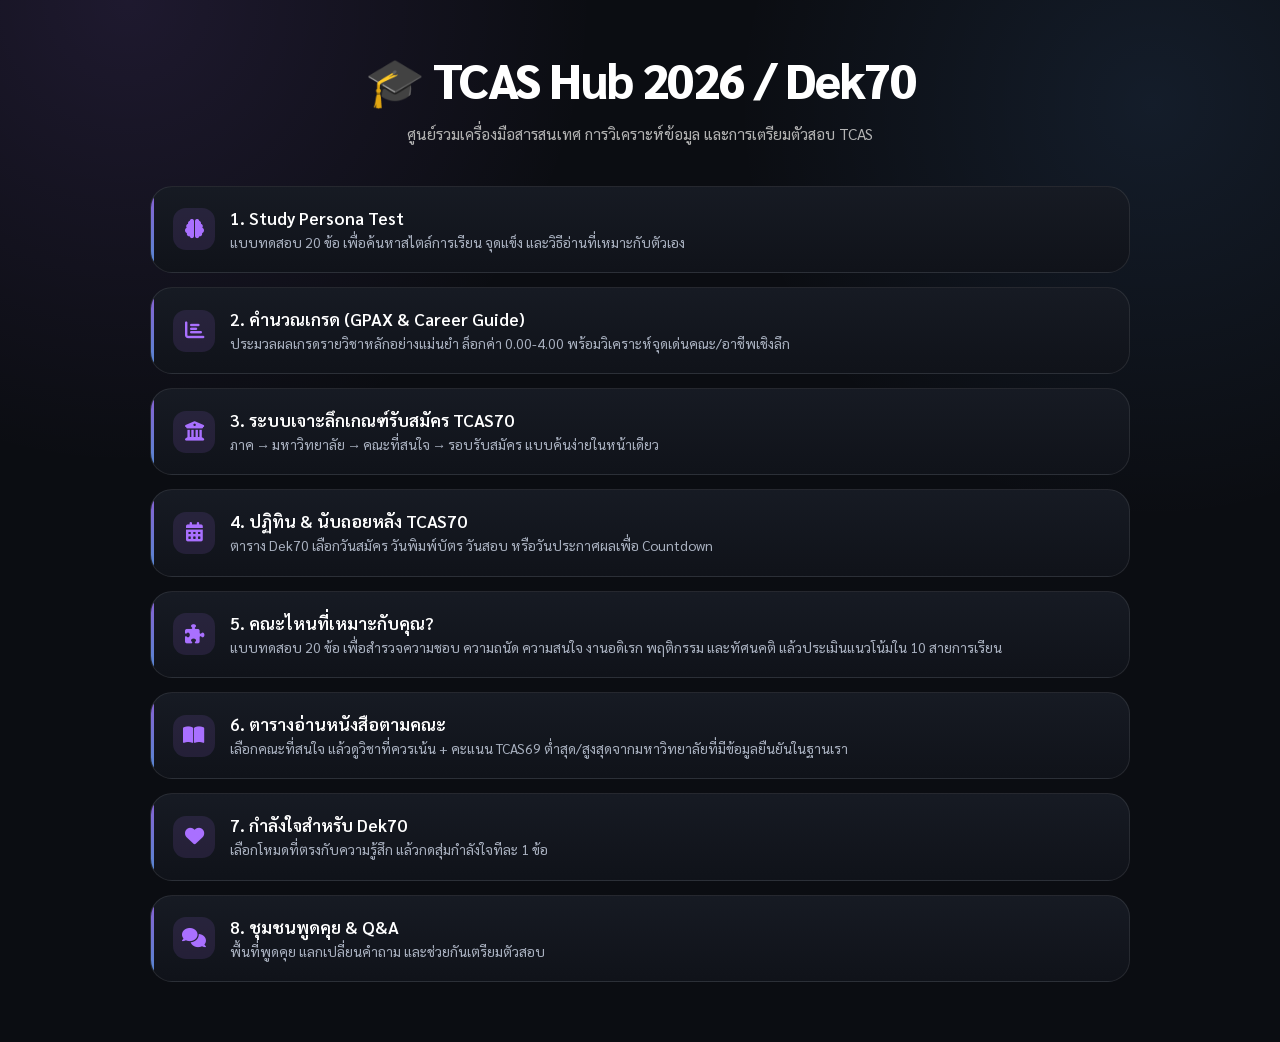
<file: index.html>
<!DOCTYPE html>
<html lang="th">
<head>
    <meta charset="UTF-8">
    <meta name="viewport" content="width=device-width, initial-scale=1.0">
    <title>TCAS Hub 2026 / Dek70 - Ultimate Edition</title>
    <link href="https://fonts.googleapis.com/css2?family=Sarabun:wght@300;400;600;700&family=Prompt:wght@300;400;600&display=swap" rel="stylesheet">
    <link rel="stylesheet" href="https://cdnjs.cloudflare.com/ajax/libs/font-awesome/6.4.0/css/all.min.css">
    
    <style>
        :root {
            --bg-color: #121212;
            --card-bg: #242426;
            --accent-purple: #9d4edd;
            --accent-blue: #42a5f5;
            --accent-gold: #ffb74d;
            --text-main: #ffffff;
            --text-sub: #b3b3b3;
            --border-color: #3a3a3c;
            --danger: #ff4d4d;
            --danger-bg: rgba(255, 77, 77, 0.15);
        }

        * {
            box-sizing: border-box;
            margin: 0;
            padding: 0;
            font-family: 'Sarabun', 'Prompt', sans-serif;
        }

        body {
            background-color: var(--bg-color);
            color: var(--text-main);
            padding: 20px;
            display: flex;
            justify-content: center;
        }

        .container {
            width: 100%;
            max-width: 680px;
            display: flex;
            flex-direction: column;
            gap: 20px;
        }

        header {
            text-align: center;
            margin-bottom: 10px;
        }

        header h1 {
            font-size: 1.8rem;
            color: var(--text-main);
            display: flex;
            align-items: center;
            justify-content: center;
            gap: 10px;
        }

        header p {
            color: var(--text-sub);
            font-size: 0.9rem;
            margin-top: 5px;
        }

        .menu-card {
            background-color: var(--card-bg);
            border: 1px solid var(--border-color);
            border-radius: 16px;
            padding: 20px;
            cursor: pointer;
            transition: all 0.3s ease;
        }

        .menu-card:hover {
            transform: translateY(-2px);
            border-color: var(--accent-purple);
            box-shadow: 0 8px 20px rgba(157, 78, 221, 0.15);
        }

        .card-header {
            display: flex;
            align-items: flex-start;
            gap: 15px;
        }

        .card-icon {
            font-size: 1.5rem;
            background: linear-gradient(135deg, #6a11cb 0%, #2575fc 100%);
            -webkit-background-clip: text;
            -webkit-text-fill-color: transparent;
            padding-top: 3px;
        }

        .card-info h2 {
            font-size: 1.1rem;
            font-weight: 600;
            margin-bottom: 4px;
        }

        .card-info p {
            color: var(--text-sub);
            font-size: 0.85rem;
            line-height: 1.4;
        }

        .card-content {
            display: none;
            margin-top: 15px;
            padding-top: 15px;
            border-top: 1px solid var(--border-color);
        }

        .card-content.active {
            display: block;
        }

        label {
            display: block;
            font-size: 0.9rem;
            margin-bottom: 5px;
            color: var(--text-sub);
        }

        input, select, textarea {
            width: 100%;
            padding: 10px;
            background-color: #1a1a1a;
            border: 1px solid var(--border-color);
            border-radius: 8px;
            color: white;
            margin-bottom: 12px;
            font-size: 0.95rem;
        }

        input:focus, select:focus, textarea:focus {
            outline: none;
            border-color: var(--accent-purple);
        }

        .grid-2 {
            display: grid;
            grid-template-columns: 1fr 1fr;
            gap: 10px;
        }

        button {
            width: 100%;
            padding: 12px;
            background: linear-gradient(135deg, #9d4edd, #7b2cbf);
            color: white;
            border: none;
            border-radius: 8px;
            font-weight: 600;
            cursor: pointer;
            transition: opacity 0.2s;
        }

        button:hover {
            opacity: 0.9;
        }

        .error-box {
            display: none;
            background-color: var(--danger-bg);
            border: 1px solid var(--danger);
            color: var(--danger);
            padding: 12px;
            border-radius: 8px;
            font-size: 0.9rem;
            margin-bottom: 12px;
            font-weight: bold;
        }

        .result-box {
            background-color: #1a1a1a;
            border-left: 4px solid var(--accent-purple);
            padding: 15px;
            border-radius: 4px;
            margin-top: 15px;
            font-size: 0.9rem;
            line-height: 1.6;
        }

        .countdown-grid {
            display: grid;
            grid-template-columns: repeat(3, 1fr);
            gap: 10px;
            margin-top: 10px;
            text-align: center;
        }

        .cd-box {
            background: #1a1a1c;
            border: 1px solid var(--border-color);
            padding: 10px;
            border-radius: 8px;
        }

        .cd-number {
            font-size: 1.3rem;
            font-weight: bold;
            color: #9d4edd;
        }

        .cd-label {
            font-size: 0.75rem;
            color: var(--text-sub);
        }

        .target-card-preview {
            background: linear-gradient(135deg, #2d1b4e 0%, #1a1a2e 100%);
            border: 2px solid var(--accent-purple);
            border-radius: 12px;
            padding: 20px;
            margin-top: 15px;
            text-align: center;
            box-shadow: 0 4px 15px rgba(0,0,0,0.5);
        }

        #searchBox {
            border: 2px solid var(--accent-purple);
            background-color: #121212;
            padding: 12px;
            border-radius: 10px;
            font-size: 0.95rem;
            margin-bottom: 15px;
        }

        .inner-exam-card {
            background: #1a1a1c;
            border: 1px solid var(--border-color);
            border-radius: 12px;
            padding: 15px;
            margin-bottom: 12px;
        }

        .inner-exam-card h3 {
            color: #42a5f5;
            font-size: 1.1rem;
            margin-bottom: 4px;
        }

        .inner-exam-card p {
            color: var(--text-sub);
            font-size: 0.85rem;
            margin-bottom: 10px;
        }

        .btn-exam {
            display: inline-block;
            text-decoration: none;
            background: #1976d2;
            color: white;
            padding: 8px 16px;
            border-radius: 8px;
            font-size: 0.85rem;
            font-weight: bold;
            transition: .3s;
            text-align: center;
        }

        .btn-exam:hover {
            background: #0d47a1;
        }

        .msu-schedule-box {
            background: #1e1e24;
            border: 1px solid #9d4edd;
            border-radius: 8px;
            padding: 12px;
            margin-top: 12px;
        }

        .msu-schedule-box h4 {
            color: #ffb74d;
            margin-bottom: 8px;
            font-size: 0.95rem;
        }

        .round-badge {
            display: inline-block;
            background: #3a2a56;
            color: #d1c4e9;
            padding: 2px 8px;
            border-radius: 4px;
            font-weight: bold;
            font-size: 0.8rem;
            margin-bottom: 4px;
        }
    
        .p3-overview{display:grid;grid-template-columns:repeat(3,1fr);gap:10px;margin-top:12px}
        .p3-stat{background:#15151a;border:1px solid #333;border-radius:10px;padding:12px;text-align:center}
        .p3-stat strong{display:block;color:#ffb74d;font-size:1.05rem;margin-bottom:3px}
        .p3-tabs{display:flex;gap:7px;flex-wrap:wrap;margin:12px 0}
        .p3-tab{border:1px solid #444;background:#202026;color:#ddd;border-radius:8px;padding:7px 12px;cursor:pointer;font-weight:600}
        .p3-tab.active{background:#3a2a56;border-color:#9d4edd;color:#fff}
        .p3-grid{display:grid;grid-template-columns:repeat(2,1fr);gap:10px}
        .p3-section{background:#18181e;border:1px solid #333;border-radius:10px;padding:13px;margin-top:10px}
        .p3-section h4{color:#ffb74d;margin:0 0 8px;font-size:.95rem}
        .p3-source{font-size:.78rem;color:#aaa;margin-top:10px}
        .p3-source a{color:#90caf9;text-decoration:none}
        .p3-source a:hover{text-decoration:underline}
        .p3-status{display:inline-block;padding:3px 8px;border-radius:99px;font-size:.72rem;font-weight:700;margin-left:5px}
        .p3-live{background:#173b25;color:#8ee6a5}.p3-partial{background:#4a3514;color:#ffd180}.p3-wait{background:#38202b;color:#ffb1c8}
        .p3-round-card{background:#15151a;border:1px solid #34343b;border-radius:10px;padding:11px;margin-top:8px}
        .p3-round-card b{color:#d1c4e9}.p3-list{margin:0;padding-left:19px;line-height:1.8}
        @media(max-width:700px){.p3-overview,.p3-grid{grid-template-columns:1fr}}

/* ===== TCAS HUB POLISHED UI ===== */
:root{
 --bg:#0b0d12;--surface:#12151d;--surface2:#171b24;--surface3:#1d2230;
 --line:rgba(255,255,255,.09);--muted:#9da6b8;--text:#f7f8fb;
 --purple:#a970ff;--blue:#62a8ff;--pink:#f08bd8;--gold:#ffc76b;--green:#62d39a;--red:#ff7070;
}
html{scroll-behavior:smooth}
body{background:radial-gradient(circle at 10% 0%,rgba(169,112,255,.12),transparent 30%),radial-gradient(circle at 90% 10%,rgba(98,168,255,.10),transparent 28%),var(--bg);padding:28px 16px 60px}
.container{max-width:980px;gap:14px}
header{padding:20px 10px 14px}
header h1{font-size:clamp(2rem,5vw,3rem);font-weight:800;letter-spacing:-.03em}
header p{font-size:.98rem;max-width:700px;margin:10px auto 0;line-height:1.7}
.menu-card{position:relative;background:linear-gradient(180deg,rgba(23,27,36,.98),rgba(16,19,26,.98));border:1px solid var(--line);border-radius:22px;padding:20px 22px;overflow:hidden}
.menu-card:before{content:"";position:absolute;left:0;top:0;bottom:0;width:3px;background:linear-gradient(180deg,var(--purple),var(--blue));opacity:.8}
.menu-card:hover{transform:translateY(-2px);border-color:rgba(169,112,255,.45);box-shadow:0 14px 35px rgba(0,0,0,.25)}
.card-header{align-items:center}
.card-icon{width:42px;height:42px;display:grid;place-items:center;border-radius:13px;background:rgba(169,112,255,.12);font-size:1.2rem;padding:0;-webkit-text-fill-color:initial;color:var(--purple);flex:0 0 42px}
.card-info h2{font-size:1.08rem}
.card-info p{font-size:.86rem;color:#aab2c1}
.card-content{margin-top:18px;padding-top:18px;border-top:1px solid var(--line)}
label{color:#b7bfce;font-weight:600;margin-top:8px}
input,select,textarea{background:#0d1016;border:1px solid #2a3040;color:#f7f8fb;border-radius:12px;padding:12px 13px;min-height:44px}
select{cursor:pointer}
select option,select optgroup{background:#11151d;color:#fff}
button{min-height:44px;border-radius:12px;background:linear-gradient(135deg,#a970ff,#6f6cff);box-shadow:0 8px 18px rgba(111,108,255,.18)}
button:active{transform:translateY(1px)}
.result-box,.inner-exam-card,.msu-schedule-box,.target-card-preview{background:linear-gradient(180deg,#151922,#11141b);border:1px solid var(--line);border-radius:16px}
.result-box{border-left:3px solid var(--purple);padding:16px}
.msu-schedule-box{padding:16px;margin-top:12px}
.msu-schedule-box h4{font-size:1rem;margin-bottom:10px}
.countdown-grid{grid-template-columns:repeat(3,1fr);gap:12px;margin:14px 0}
.cd-box{padding:18px 10px;background:linear-gradient(180deg,#181c26,#11141a);border:1px solid var(--line);border-radius:16px}
.cd-number{font-size:clamp(1.7rem,5vw,2.5rem);color:#c39aff}
.cd-label{font-size:.8rem;margin-top:3px}
.p3-overview{grid-template-columns:repeat(3,1fr);gap:12px}
.p3-stat{background:#10131a;border-color:var(--line);min-height:86px;display:flex;flex-direction:column;justify-content:center}
.p3-stat strong{font-size:1rem;color:#c39aff;line-height:1.35}
.p3-section{background:#11151c;border-color:var(--line);border-radius:15px;padding:16px}
.p3-section h4{color:#ffc76b;font-size:.95rem}
.p3-round-card{background:#0d1117;border-color:var(--line);border-radius:13px;padding:13px}
.p3-tab{background:#11151c;border-color:#303747}
.p3-tab.active{background:rgba(169,112,255,.16);border-color:var(--purple)}
.p3-status{margin-left:6px}
/* p1/p5 quiz cards */
.p5-card{background:linear-gradient(180deg,#151922,#11141b);border:1px solid var(--line);border-radius:20px;padding:24px}
.p5-badge{background:rgba(240,139,216,.12);color:#f0a3df;border:1px solid rgba(240,139,216,.18);padding:7px 11px;border-radius:999px;font-weight:800;font-size:.75rem;display:inline-block}
.p5-card h1{font-size:clamp(1.7rem,5vw,2.4rem);margin:13px 0 8px}
.p5-sub{color:#aab2c1;line-height:1.75}
.p5-question{font-size:1.25rem;font-weight:800;line-height:1.6;margin:20px 0}
.p5-options{display:grid;gap:10px}
.p5-options button{background:#10141b;border:1px solid #303747;box-shadow:none;text-align:left;justify-content:flex-start;line-height:1.55}
.p5-options button:hover{border-color:var(--purple);background:rgba(169,112,255,.08)}
.p5-options button.selected{border-color:var(--purple);background:rgba(169,112,255,.14);box-shadow:0 0 0 1px rgba(169,112,255,.18)}
.p5-progress{height:8px;background:#262b37;border-radius:99px;overflow:hidden;margin:10px 0 5px}
.p5-bar{height:100%;background:linear-gradient(90deg,var(--pink),var(--purple),var(--blue));border-radius:99px}
.p5-actions{display:flex;gap:10px;margin-top:18px}
.p5-actions button{flex:1}
.p5-secondary{background:#262b37!important;box-shadow:none}
.p5-bars{display:grid;gap:12px}
.p5-row{display:grid;grid-template-columns:minmax(150px,220px) 1fr 55px;align-items:center;gap:10px}
.p5-track{height:10px;background:#292e39;border-radius:99px;overflow:hidden}.p5-fill{height:100%;background:linear-gradient(90deg,var(--pink),var(--purple),var(--blue));border-radius:99px}
.p5-dimensions{display:grid;grid-template-columns:repeat(2,1fr);gap:10px}.p5-dim{background:#11151c;border:1px solid var(--line);padding:13px;border-radius:13px;display:flex;justify-content:space-between}.p5-majors{display:flex;flex-wrap:wrap;gap:8px}.p5-major{padding:8px 12px;border-radius:999px;background:rgba(169,112,255,.12);color:#d0b7ff;border:1px solid rgba(169,112,255,.16)}
/* p7 */
.p7-support-card{background:radial-gradient(circle at 50% 0%,rgba(240,139,216,.10),transparent 35%),linear-gradient(180deg,#171923,#10131a);border:1px solid var(--line);border-radius:20px;padding:24px;text-align:center}
.p7-badge{display:inline-block;background:rgba(240,139,216,.12);color:#f0a3df;border:1px solid rgba(240,139,216,.18);padding:7px 12px;border-radius:999px;font-size:.76rem;font-weight:800}
.p7-support-card h3{font-size:1.55rem;margin:14px 0 6px}.p7-support-card>p{color:#aab2c1;line-height:1.7}.p7-support-card select{max-width:520px;margin:18px auto 10px;text-align:center}
.p7-mode-label{font-size:.86rem;color:#aab2c1;margin:6px 0 12px}.p7-quote-empty{border-left-color:#444;text-align:center;color:#7f8796;padding:28px}.p7-quote{font-size:1.15rem;line-height:1.9;font-weight:700;color:#f7f8fb;text-align:center}
/* p6 */
.p6-score-grid{display:grid;grid-template-columns:repeat(2,1fr);gap:12px}.p6-score-item{background:#10141b;border:1px solid var(--line);padding:13px;border-radius:14px}.p6-score-item small{display:block;color:#7f8796;margin-bottom:5px}.p6-analysis-grid{display:grid;grid-template-columns:repeat(3,1fr);gap:10px}.p6-zone{padding:14px;border-radius:14px;border:1px solid var(--line);background:#10141b}.p6-zone strong{display:block;font-size:1.1rem;margin-bottom:4px}.p6-progress{height:10px;background:#292e39;border-radius:99px;overflow:hidden}.p6-progress>div{height:100%;background:linear-gradient(90deg,var(--red),var(--gold),var(--green))}
/* calendar table */
.p4-table-wrap{overflow:auto;border:1px solid var(--line);border-radius:16px;margin-top:14px}.p4-table{width:100%;border-collapse:collapse;min-width:620px}.p4-table th,.p4-table td{padding:12px 14px;border-bottom:1px solid var(--line);text-align:left}.p4-table th{background:#171b24;color:#cdb5ff;font-size:.82rem}.p4-table td{color:#c4cad5;font-size:.86rem}.p4-table tr:last-child td{border-bottom:0}.p4-type{font-weight:800;color:#f0a3df}.p4-now{background:rgba(98,168,255,.08)}
@media(max-width:700px){body{padding:16px 10px 40px}.container{gap:10px}.menu-card{padding:17px}.p3-overview,.p5-dimensions,.p6-score-grid,.p6-analysis-grid{grid-template-columns:1fr}.p5-row{grid-template-columns:1fr 50px}.p5-row .p5-track{grid-column:1/2}.p5-row .scoretext{grid-column:2;grid-row:1/3;text-align:right}.countdown-grid{gap:7px}.cd-box{padding:14px 5px}}


        /* TCAS70 Button 3 overlay */
        #t70Float{position:fixed;right:20px;bottom:20px;z-index:99990;border:0;border-radius:16px;padding:13px 17px;background:linear-gradient(135deg,#7c3aed,#2563eb);color:#fff;font-weight:800;cursor:pointer;box-shadow:0 12px 35px rgba(0,0,0,.35)}
        #t70Preview{display:none;position:fixed;inset:0;z-index:99999;background:rgba(7,9,14,.88);backdrop-filter:blur(8px);padding:20px;overflow:auto}
        #t70Box{max-width:1120px;margin:0 auto;background:#151820;color:#eef2f8;border:1px solid #303642;border-radius:22px;overflow:hidden;box-shadow:0 25px 80px rgba(0,0,0,.5)}
        .t70-head{display:flex;justify-content:space-between;align-items:center;padding:20px 22px;border-bottom:1px solid #2c313c}
        .t70-head h2{margin:0;font-size:22px} .t70-sub{color:#9ca6b7;font-size:13px;margin-top:4px}
        .t70-close{background:#252a34;color:#fff;border:1px solid #3a414e;border-radius:10px;padding:8px 12px;cursor:pointer}
        .t70-body{padding:20px} .t70-tools{display:flex;gap:8px;flex-wrap:wrap;margin-bottom:14px}
        .t70-chip{border:1px solid #353b47;background:#1c2029;color:#e7ebf3;border-radius:999px;padding:8px 12px;cursor:pointer}
        .t70-chip.active{background:#30204a;border-color:#8b5cf6}
        .t70-grid{display:grid;grid-template-columns:repeat(3,1fr);gap:12px}
        .t70-card{text-align:left;background:#1a1e27;border:1px solid #303642;border-radius:15px;padding:15px;cursor:pointer;color:#eef2f8}
        .t70-card:hover{border-color:#60a5fa;transform:translateY(-1px)}
        .t70-card h3{font-size:16px;margin:0 0 6px} .t70-card p{margin:0;color:#9da7b8;font-size:12px;line-height:1.5}
        .t70-card span{display:block;margin-top:9px;color:#cbd5e1;font-size:11px;line-height:1.5}
        .t70-detail{display:none} .t70-back{border:0;background:none;color:#93c5fd;cursor:pointer;padding:0 0 12px}
        .t70-rounds{display:grid;grid-template-columns:repeat(4,1fr);gap:9px;margin:15px 0}
        .t70-round{background:#1a1e27;border:1px solid #303642;border-radius:13px;padding:12px}
        .t70-round b{display:block;font-size:13px} .t70-round small{display:block;color:#aab3c2;font-size:11px;margin-top:5px;line-height:1.4}
        .t70-facts{display:grid;grid-template-columns:repeat(2,1fr);gap:9px}
        .t70-fact{background:#1a1e27;border:1px solid #303642;border-radius:13px;padding:12px}
        .t70-fact small{color:#929caf;display:block;margin-bottom:4px} .t70-fact b{font-size:13px}
        .t70-note{margin-top:14px;background:#24212b;border:1px solid #3d3548;border-radius:13px;padding:12px;color:#c7c0d2;font-size:12px;line-height:1.5}
        @media(max-width:800px){.t70-grid{grid-template-columns:1fr 1fr}.t70-rounds{grid-template-columns:1fr 1fr}}
        @media(max-width:560px){#t70Preview{padding:8px}.t70-grid,.t70-facts{grid-template-columns:1fr}.t70-head{padding:15px}.t70-body{padding:12px}}
    </style>
</head>
<body>

<div class="container">
    <header>
        <h1>🎓 TCAS Hub 2026 / Dek70</h1>
        <p>ศูนย์รวมเครื่องมือสารสนเทศ การวิเคราะห์ข้อมูล และการเตรียมตัวสอบ TCAS</p>
    </header>

    <!-- ปุ่มที่ 1 -->
    <div class="menu-card" onclick="toggleCard(this, event)">
        <div class="card-header">
            <div class="card-icon"><i class="fa-solid fa-brain"></i></div>
            <div class="card-info"><h2>1. Study Persona Test</h2><p>แบบทดสอบ 20 ข้อ เพื่อค้นหาสไตล์การเรียน จุดแข็ง และวิธีอ่านที่เหมาะกับตัวเอง</p></div>
        </div>
        <div class="card-content" onclick="stopProp(event)">
            <div id="p1-progress" class="result-box" style="margin-top:0;">ข้อ 1 / 20</div>
            <div id="p1-question-box" class="inner-exam-card"><h3 id="p1-question"></h3><div id="p1-options"></div></div>
            <div style="display:grid;grid-template-columns:1fr 1fr;gap:10px;">
                <button type="button" id="p1-prev" onclick="p1Prev()" style="display:none;">← ย้อนกลับ</button>
                <button type="button" id="p1-next" onclick="p1Next()">ถัดไป →</button>
            </div>
            <button type="button" id="p1-restart" onclick="p1Restart()" style="display:none;margin-top:10px;">ทำแบบทดสอบอีกครั้ง</button>
            <div id="p1-result" style="display:none;"></div>
            <div class="result-box" style="font-size:.78rem;color:#aaa;">ℹ️ ผลนี้ใช้สะท้อนพฤติกรรมการเรียน ไม่ใช่การวินิจฉัยบุคลิกภาพ และควรใช้ประกอบการวางแผนการเรียน</div>
        </div>
    </div>

    <!-- ปุ่มที่ 2 -->
    <div class="menu-card" onclick="toggleCard(this, event)">
        <div class="card-header">
            <div class="card-icon"><i class="fa-solid fa-chart-bar"></i></div>
            <div class="card-info">
                <h2>2. คำนวณเกรด (GPAX & Career Guide)</h2>
                <p>ประมวลผลเกรดรายวิชาหลักอย่างแม่นยำ ล็อกค่า 0.00-4.00 พร้อมวิเคราะห์จุดเด่นคณะ/อาชีพเชิงลึก</p>
            </div>
        </div>
        <div class="card-content" onclick="stopProp(event)">
            <label>เลือกจำนวนเทอมที่ต้องการคำนวณ:</label>
            <select id="p2-terms" onchange="handleTermChange()">
                <option value="1">1 เทอมปัจจุบัน</option>
                <option value="2">2 เทอม (รวมเทอมก่อนหน้า)</option>
                <option value="3">3 เทอม (รวมเทอมก่อนหน้า)</option>
                <option value="4">4 เทอม (รวมเทอมก่อนหน้า)</option>
                <option value="5">5 เทอม (รวมเทอมก่อนหน้า)</option>
                <option value="6">6 เทอม (รวมเทอมก่อนหน้า)</option>
            </select>

            <div id="p2-prev-gpa-container" style="display:none;">
                <label id="p2-prev-label">เกรดเฉลี่ยสะสมของเทอมก่อนหน้า:</label>
                <input type="number" id="p2-prev-gpa" step="0.01" min="0" max="4" placeholder="เช่น 3.50">
            </div>

            <p style="font-size:0.85rem; color:var(--accent-purple); margin-bottom:8px;">กรอกเกรดเฉลี่ยรายวิชาในเทอมนี้ (ต้องอยู่ในช่วง 0.00 - 4.00 เท่านั้น):</p>

            <div id="p2-error-box" class="error-box"></div>

            <div class="grid-2">
                <div><label>ชีววิทยา:</label><input type="number" id="g-bio" class="gpa-input" step="0.01" min="0" max="4" placeholder="0.00 - 4.00"></div>
                <div><label>เคมี:</label><input type="number" id="g-chem" class="gpa-input" step="0.01" min="0" max="4" placeholder="0.00 - 4.00"></div>
                <div><label>ฟิสิกส์:</label><input type="number" id="g-phy" class="gpa-input" step="0.01" min="0" max="4" placeholder="0.00 - 4.00"></div>
                <div><label>คณิตศาสตร์:</label><input type="number" id="g-math" class="gpa-input" step="0.01" min="0" max="4" placeholder="0.00 - 4.00"></div>
                <div><label>ภาษาอังกฤษ:</label><input type="number" id="g-eng" class="gpa-input" step="0.01" min="0" max="4" placeholder="0.00 - 4.00"></div>
                <div><label>ภาษาไทย:</label><input type="number" id="g-thai" class="gpa-input" step="0.01" min="0" max="4" placeholder="0.00 - 4.00"></div>
                <div><label>สังคมศึกษา:</label><input type="number" id="g-social" class="gpa-input" step="0.01" min="0" max="4" placeholder="0.00 - 4.00"></div>
            </div>
            <button onclick="calculateGPAX()">ประมวลผลเกรดและวิเคราะห์อาชีพเชิงลึก</button>
            <div id="p2-result" class="result-box" style="display:none;"></div>
        </div>
    </div>

    <!-- ปุ่มที่ 3 -->
    <div class="menu-card" onclick="t70Show()">
        <div class="card-header">
            <div class="card-icon"><i class="fa-solid fa-building-columns"></i></div>
            <div class="card-info">
                <h2>3. ระบบเจาะลึกเกณฑ์รับสมัคร TCAS70</h2>
                <p>ภาค → มหาวิทยาลัย → คณะที่สนใจ → รอบรับสมัคร แบบค้นง่ายในหน้าเดียว</p>
            </div>
        </div>
    </div>

    <!-- ปุ่มที่ 4 -->
    <div class="menu-card" onclick="toggleCard(this, event)">
        <div class="card-header"><div class="card-icon"><i class="fa-solid fa-calendar-days"></i></div><div class="card-info"><h2>4. ปฏิทิน & นับถอยหลัง TCAS70</h2><p>ตาราง Dek70 เลือกวันสมัคร วันพิมพ์บัตร วันสอบ หรือวันประกาศผลเพื่อ Countdown</p></div></div>
        <div class="card-content" onclick="stopProp(event)">
            <label>เลือกเหตุการณ์:</label><select id="p4-event-select" onchange="updateCountdown()"></select>
            <div class="countdown-grid"><div class="cd-box"><div class="cd-number" id="cd-days">0</div><div class="cd-label">วัน</div></div><div class="cd-box"><div class="cd-number" id="cd-hours">0</div><div class="cd-label">ชั่วโมง</div></div><div class="cd-box"><div class="cd-number" id="cd-mins">0</div><div class="cd-label">นาที</div></div></div>
            <div id="p4-selected-date" class="result-box"></div>
            <div class="p4-table-wrap"><table class="p4-table"><thead><tr><th>ประเภท</th><th>เหตุการณ์</th><th>วันที่</th><th>รายละเอียด</th></tr></thead><tbody id="p4-calendar-body"></tbody></table></div>
            <div class="msu-schedule-box"><h4>🗓️ ปฏิทิน TCAS70 — รอบรับสมัคร</h4>
                <div>• รอบ 1 Portfolio: มหาวิทยาลัยกำหนด เริ่ม 15 ส.ค. 69 → ประกาศผล 10 มี.ค. 70 → ยืนยันสิทธิ์ 10–11 มี.ค. 70</div>
                <div>• รอบ 2 Quota: มหาวิทยาลัยกำหนด เริ่ม 13 มี.ค. 70 → ประกาศผล 3 พ.ค. 70 → ยืนยันสิทธิ์ 3–4 พ.ค. 70</div>
                <div>• รอบ 3 Admission: 7–11 พ.ค. 70 (เพิ่มเติม 12–13 พ.ค.) → ประกาศผล 22 / 27 พ.ค. 70 → ยืนยันสิทธิ์ 22–23 พ.ค. 70</div>
                <div>• รอบ 4 Direct Admission: 29 พ.ค.–15 มิ.ย. 70 → ประกาศผล 7 / 18 มิ.ย. 70 → ยืนยันสิทธิ์ 7–8 / 18–19 มิ.ย. 70</div>
            </div>
            <div class="msu-schedule-box"><h4>📝 ปฏิทินสอบ Dek70</h4>
                <div>• TGAT / TPAT2–5: 30 ม.ค.–1 ก.พ. 70</div>
                <div>• TPAT1 กสพท: 13 ก.พ. 70</div>
                <div>• A-Level: 13–15 มี.ค. 70</div>
                <div>• ประกาศผล TGAT / TPAT2–5: 28 ก.พ. 70</div>
                <div>• ประกาศคะแนน TPAT1: 15 มี.ค. 70</div>
                <div>• ประกาศผล A-Level: 20 เม.ย. 70</div>
            </div>
            <div class="msu-schedule-box"><h4>🖨️ วันพิมพ์บัตร</h4>
                <div>• TGAT / TPAT2–5: 7 ธ.ค. 69 – 1 ก.พ. 70</div>
                <div>• TPAT1: ตั้งแต่ 16 ธ.ค. 69 เป็นต้นไป</div>
                <div>• A-Level: 15 ก.พ. – 15 มี.ค. 70</div>
            </div>
            <div class="msu-schedule-box"><h4>📌 รายการสำคัญเพิ่มเติม</h4>
                <div>• 1–6 มี.ค. 70: ขอทบทวนผลคะแนน TGAT / TPAT2–5</div>
                <div>• 16–17 มี.ค. 70: ยื่นคำร้องตรวจสอบคะแนน TPAT1</div>
                <div>• 26 มี.ค. 70: ประกาศเฉลย A-Level</div>
                <div>• 27–31 มี.ค. 70: เปิดระบบโต้แย้งเฉลย A-Level</div>
                <div>• 21–27 เม.ย. 70: ขอทบทวนผลคะแนน A-Level</div>
            </div>
            <div class="result-box" style="font-size:.78rem;color:#aaa;">อ้างอิงปฏิทิน TCAS70 ของ ทปอ./myTCAS (อัปเดต 16 ก.ค. 2569) และไฟล์ปฏิทินที่ตรวจสอบประกอบแล้ว</div>
        </div>
    </div>

    <!-- ปุ่มที่ 5: Career & Major Finder — 20 ข้อ / 10 สาย / 6 มิติ -->
    <div class="menu-card" onclick="toggleCard(this, event)">
        <div class="card-header">
            <div class="card-icon"><i class="fa-solid fa-puzzle-piece"></i></div>
            <div class="card-info">
                <h2>5. คณะไหนที่เหมาะกับคุณ?</h2>
                <p>แบบทดสอบ 20 ข้อ เพื่อสำรวจความชอบ ความถนัด ความสนใจ งานอดิเรก พฤติกรรม และทัศนคติ แล้วประเมินแนวโน้มใน 10 สายการเรียน</p>
            </div>
        </div>
        <div class="card-content" onclick="stopProp(event)">
            <div id="p5-intro" class="p5-card">
                <span class="p5-badge">CAREER & MAJOR FINDER</span>
                <h1>คณะไหนที่เหมาะกับคุณ?</h1>
                <p class="p5-sub">แบบทดสอบ 20 ข้อ เพื่อสำรวจความชอบ ความถนัด ความสนใจ งานอดิเรก พฤติกรรม และทัศนคติ แล้วประเมินแนวโน้มของคุณใน 10 สายการเรียน</p>
                <button type="button" class="p5-main" onclick="startCareerQuiz()">เริ่มแบบทดสอบ</button>
            </div>

            <div id="p5-quiz" class="p5-card hidden">
                <div class="p5-qnum" id="p5-qnum"></div>
                <div class="p5-progress"><div class="p5-bar" id="p5-bar"></div></div>
                <div class="p5-question" id="p5-question"></div>
                <div class="p5-options" id="p5-options"></div>
                <div class="p5-actions">
                    <button type="button" class="p5-main p5-secondary" id="p5-prev" onclick="prevCareerQuestion()">ย้อนกลับ</button>
                    <button type="button" class="p5-main" id="p5-next" onclick="nextCareerQuestion()" disabled>ถัดไป</button>
                </div>
            </div>

            <div id="p5-result" class="p5-card hidden">
                <div class="p5-result-head">
                    <span class="p5-badge">ผลการประเมิน</span>
                    <h1>สายที่มีแนวโน้มเหมาะกับคุณ</h1>
                    <p class="p5-sub">ผลนี้สะท้อนแนวโน้มจากคำตอบ ไม่ใช่การตัดสินความสามารถหรือการรับเข้ามหาวิทยาลัย</p>
                </div>
                <div id="p5-top-result"></div>
                <h2>คะแนนทั้ง 10 สาย</h2>
                <div id="p5-all-scores" class="p5-bars"></div>
                <h2>ภาพรวม 6 มิติ</h2>
                <div id="p5-dimensions" class="p5-dimensions"></div>
                <h2>คณะที่น่าลองสำรวจ</h2>
                <div id="p5-majors" class="p5-majors"></div>
                <div class="p5-actions">
                    <button type="button" class="p5-main p5-secondary" onclick="restartCareerQuiz()">ทำใหม่</button>
                </div>
            </div>
        </div>
    </div>

    <!-- ปุ่มที่ 6: ตารางอ่านหนังสือตามคณะ -->
    <div class="menu-card" onclick="toggleCard(this, event)">
        <div class="card-header">
            <div class="card-icon"><i class="fa-solid fa-book-open"></i></div>
            <div class="card-info">
                <h2>6. ตารางอ่านหนังสือตามคณะ</h2>
                <p>เลือกคณะที่สนใจ แล้วดูวิชาที่ควรเน้น + คะแนน TCAS69 ต่ำสุด/สูงสุดจากมหาวิทยาลัยที่มีข้อมูลยืนยันในฐานเรา</p>
            </div>
        </div>
        <div class="card-content" onclick="stopProp(event)">
            <label>เลือกคณะ / กลุ่มคณะ:</label>
            <select id="p6-faculty-group" onchange="renderP6StudyPlan()">
                <option value="">-- เลือกคณะ --</option>
            </select>
            <div id="p6-plan-result" class="result-box" style="display:none;"></div>
            <div id="p6-score-range" class="msu-schedule-box" style="display:none;"></div>
            <div id="p6-study-table" style="display:none;margin-top:12px;"></div>
            <div id="p6-data-note" class="result-box" style="display:none;font-size:.8rem;color:#9da6b8;"></div>
        </div>
    </div>

    <!-- ปุ่มที่ 7: กำลังใจ — เลือกโหมดก่อน แล้วกดสุ่ม -->
    <div class="menu-card" onclick="toggleCard(this, event)">
        <div class="card-header">
            <div class="card-icon"><i class="fa-solid fa-heart"></i></div>
            <div class="card-info">
                <h2>7. กำลังใจสำหรับ Dek70</h2>
                <p>เลือกโหมดที่ตรงกับความรู้สึก แล้วกดสุ่มกำลังใจทีละ 1 ข้อ</p>
            </div>
        </div>
        <div class="card-content" onclick="stopProp(event)">
            <div class="p7-support-card">
                <span class="p7-badge">🌧️ A LITTLE SUPPORT</span>
                <h3>วันนี้อยากได้กำลังใจแบบไหน?</h3>
                <p>เลือกหมวดก่อน แล้วค่อยกด <strong>สุ่มกำลังใจ</strong> — จะไม่แสดงข้อความทั้งหมดพร้อมกัน</p>
                <select id="p7-category" onchange="resetQuoteAfterModeChange()">
                    <option value="tired">😞 วันนี้ท้อ</option>
                    <option value="lost">🧭 ยังหาตัวเองไม่เจอ</option>
                    <option value="uni">🎓 กำลังจะเข้ามหาลัย</option>
                    <option value="future">🌱 กำลังคิดเรื่องอนาคต</option>
                </select>
                <div id="p7-mode-label" class="p7-mode-label">เลือกโหมดแล้วกดสุ่มได้เลย ✨</div>
                <button type="button" onclick="randomQuote()">🎲 สุ่มกำลังใจ</button>
                <div id="p7-quote-list" class="result-box p7-quote-empty">กดปุ่มด้านบนเพื่อรับกำลังใจ 1 ข้อ 💌</div>
            </div>
        </div>
    </div>

    <!-- ปุ่มที่ 8 -->
    <div class="menu-card" onclick="toggleCard(this, event)">
        <div class="card-header">
            <div class="card-icon"><i class="fa-solid fa-comments"></i></div>
            <div class="card-info">
                <h2>8. ชุมชนพูดคุย & Q&A</h2>
                <p>พื้นที่พูดคุย แลกเปลี่ยนคำถาม และช่วยกันเตรียมตัวสอบ</p>
            </div>
        </div>
        <div class="card-content" onclick="stopProp(event)">
            <label>ค้นหาคำถามหรือหัวข้อ:</label>
            <input type="text" id="communitySearch" placeholder="🔍 เช่น A-Level, แพทย์, Portfolio, TGAT..." onkeyup="searchCommunity()">

            <div class="inner-exam-card community-card">
                <h3>💬 ถาม-ตอบเรื่อง TCAS</h3>
                <p>พื้นที่สำหรับแลกเปลี่ยนประสบการณ์ เทคนิคอ่านหนังสือ และคำถามเกี่ยวกับการสมัคร</p>
                <button type="button" onclick="showCommunityMessage()">เปิดชุมชน</button>
            </div>

            <div class="inner-exam-card community-card">
                <h3>📚 แชร์เทคนิคการเตรียมสอบ</h3>
                <p>แบ่งปันวิธีอ่านหนังสือ การจัดเวลา และการเตรียมตัวสอบ</p>
                <button type="button" onclick="showCommunityMessage()">ดูหัวข้อ</button>
            </div>

            <div id="community-result" class="result-box" style="display:none;"></div>
        </div>
    </div>
</div>

<script>
    function toggleCard(card, event) {
        const content = card.querySelector('.card-content');
        const isActive = content.classList.contains('active');
        document.querySelectorAll('.card-content').forEach(el => el.classList.remove('active'));
        if (!isActive) content.classList.add('active');
    }

    function stopProp(event) { event.stopPropagation(); }

    // --- ปุ่มที่ 1: Study Persona Test 20 ข้อ ---
    const studyPersonaQuestions=[
["เวลาอ่านบทเรียนใหม่ คุณมักจะ...",["ชอบดูภาพ แผนผัง ตาราง หรือสีช่วยจำ","ชอบอ่านเนื้อหาแล้วเขียนสรุปด้วยตัวเอง","อยากลองทำโจทย์/ลงมือทำทันที","ชอบอธิบายหรือคุยกับคนอื่นเพื่อให้เข้าใจ"]],
["ถ้าเจอบทที่ยากมาก สิ่งแรกที่คุณทำคือ...",["หาแผนภาพ/คลิป/ตัวอย่างให้เห็นภาพ","อ่านนิยามและตัวอย่างทีละส่วน","ลองทำโจทย์แล้วดูว่าติดตรงไหน","ถามเพื่อน/ครูแล้วค่อยกลับมาทำเอง"]],
["เวลาเตรียมสอบ คุณถนัดแบบไหนที่สุด?",["ทำ mind map / ตาราง / flashcard","อ่านสรุปและจดโน้ตละเอียด","ตะลุยโจทย์และจับเวลาจริง","ติวกับเพื่อนหรือสอนคนอื่น"]],
["เมื่อจำข้อมูลจำนวนมาก คุณมักจำได้จาก...",["ตำแหน่ง สี รูป หรือโครงสร้างของข้อมูล","คำศัพท์และประโยคที่เขียนไว้","การเอาข้อมูลไปใช้ทำโจทย์","การพูดทวนหรืออธิบายออกเสียง"]],
["ถ้ามีเวลาอ่าน 2 ชั่วโมง คุณจะ...",["จัดหน้าอ่านให้เป็นระบบแล้วเริ่มจากภาพรวม","แบ่งอ่านเป็นหัวข้อและจดสรุป","แบ่งเวลาอ่านสั้น ๆ แล้วทำโจทย์เยอะ ๆ","สลับอ่านกับการอธิบายให้ตัวเองฟัง"]],
["สิ่งที่ทำให้คุณเสียสมาธิง่ายที่สุดคือ...",["โต๊ะรก/หน้าจอมีอะไรให้ดูเยอะ","มีข้อความหรือข้อมูลหลายอย่างปะปนกัน","ต้องนั่งฟังยาว ๆ โดยไม่ได้ลงมือทำ","ต้องอ่านคนเดียวเงียบ ๆ นานเกินไป"]],
["เมื่อทำข้อสอบผิด คุณอยากรู้สาเหตุแบบไหน?",["เห็นขั้นตอนหรือภาพว่าผิดตรงไหน","อ่านเฉลยละเอียดและเหตุผล","ทำข้อคล้ายกันซ้ำจนถูก","ให้คนอธิบายจุดที่ผิด"]],
["คุณชอบตั้งเป้าหมายการอ่านแบบใด?",["เช็กเป็นภาพ เช่น checklist/ปฏิทิน","เขียนรายการบทที่ต้องอ่าน","กำหนดจำนวนข้อที่ต้องทำ","มีเพื่อนช่วยเช็กความคืบหน้า"]],
["ถ้าต้องเรียนเรื่องใหม่จากศูนย์ คุณอยากเริ่มจาก...",["ภาพรวมก่อน แล้วค่อยลงรายละเอียด","คำศัพท์/นิยามพื้นฐาน","ตัวอย่างโจทย์หรือสถานการณ์จริง","ฟังคนอธิบายภาพรวม"]],
["ตอนใกล้สอบ คุณมักมีประสิทธิภาพสูงสุดเมื่อ...",["มีตารางอ่านที่มองเห็นชัด","มีสรุปครบทุกหัวข้อ","มีชุดโจทย์และ mock test","มีคนติวหรือถามตอบ"]],
["เวลาจดโน้ต คุณมัก...",["ใช้สี ลูกศร กล่อง และแผนผัง","เขียนเป็นประโยคและหัวข้อ","จดเฉพาะสูตร/วิธีทำ/ข้อผิดพลาด","เขียนน้อยแต่ชอบอธิบายด้วยปาก"]],
["ถ้าต้องเลือกวิธีทบทวน 1 อย่าง คุณเลือก...",["flashcards / mind map","อ่านสรุปซ้ำ","ทำโจทย์เก่า","ถามตอบกับเพื่อน"]],
["คุณทำงานกลุ่มได้ดีที่สุดเมื่อ...",["มีบอร์ด/เอกสารแบ่งงานชัด","มีโจทย์และรายละเอียดเป็นลายลักษณ์อักษร","ทุกคนลงมือทำตามหน้าที่","ได้คุยและระดมความคิด"]],
["ถ้าเรียนแล้วรู้สึกเบื่อ คุณมักแก้ด้วย...",["เปลี่ยนเป็นคลิป/ภาพ/สรุปสวย ๆ","เปลี่ยนบทหรืออ่านแหล่งใหม่","หยุดอ่านแล้วทำโจทย์","ชวนเพื่อนติวหรือถามคำถาม"]],
["อะไรทำให้คุณรู้สึกว่า “เข้าใจจริง”?",["มองภาพรวมแล้วเชื่อมโยงส่วนต่าง ๆ ได้","อธิบายคำนิยามได้ถูกต้อง","ทำโจทย์ใหม่ที่ไม่เคยเห็นได้","อธิบายให้คนอื่นเข้าใจได้"]],
["คุณรับมือกับวิชาที่ไม่ชอบอย่างไร?",["หาเนื้อหาให้น่าสนใจขึ้นด้วยภาพ","อ่านทีละน้อยแต่สม่ำเสมอ","ฝึกโจทย์จนเริ่มเห็นแพตเทิร์น","หาคนช่วยติว"]],
["สภาพแวดล้อมที่เหมาะกับคุณที่สุดคือ...",["โต๊ะเป็นระเบียบ มีอุปกรณ์ช่วยมองเห็น","เงียบ มีหนังสือและโน้ตพร้อม","มีพื้นที่ให้เขียน/ทำโจทย์เยอะ ๆ","มีเพื่อนหรือกลุ่มติวเล็ก ๆ"]],
["ถ้ามีหลายวิชาต้องอ่าน คุณจะจัดลำดับจาก...",["ทำตารางสีแบ่งวิชา","ลิสต์บทตามความสำคัญ","เริ่มจากวิชาที่ต้องใช้คะแนนและทำโจทย์มาก","เริ่มจากวิชาที่มีคนช่วยติวได้"]],
["คุณอยากได้ Feedback แบบไหนที่สุด?",["เห็นกราฟ/คะแนน/จุดผิดเป็นภาพ","คำอธิบายละเอียดเป็นข้อ ๆ","รู้ว่าต้องแก้โจทย์แบบไหนเพิ่ม","มีคนบอกจุดแข็งจุดอ่อนตรง ๆ"]],
["ถ้าต้องอธิบายบทเรียนให้คนอื่น คุณจะ...",["วาดภาพหรือแผนผังประกอบ","เขียนลำดับขั้นตอนก่อนอธิบาย","ยกโจทย์ตัวอย่างให้ทำ","พูดอธิบายและถามกลับเป็นระยะ"]]
];
const p1Profiles={visual:{name:"The Visual Strategist",icon:"👁️",desc:"เด่นด้านการมองภาพรวมและเชื่อมโยงข้อมูลผ่านภาพ/โครงสร้าง",tips:["Mind map / flowchart","ใช้สีแยกหัวข้อ","สรุป 1 หน้า/บท","เปลี่ยนข้อมูลยาวเป็นตาราง"]},read:{name:"The Deep Reader",icon:"📚",desc:"เด่นด้านการอ่าน วิเคราะห์รายละเอียด และจัดระบบความรู้ด้วยการเขียน",tips:["สรุปด้วยภาษาตัวเอง","Active Recall","เขียนคำถามท้ายบท","Spaced Repetition"]},practice:{name:"The Practice Driver",icon:"🎯",desc:"เข้าใจได้เร็วเมื่อได้ลงมือทำและเรียนจากข้อผิดพลาด",tips:["ทำโจทย์หลังเรียน","ทำ Error Log","จับเวลา","Mock Test"]},talk:{name:"The Explainer",icon:"🗣️",desc:"เข้าใจลึกขึ้นจากการพูด อธิบาย ตั้งคำถาม และแลกเปลี่ยน",tips:["สอนเพื่อน","Q&A","ติวกลุ่มเล็ก","อธิบายออกเสียง"]},balanced:{name:"The Adaptive Learner",icon:"🧩",desc:"ปรับวิธีเรียนตามชนิดของเนื้อหาได้ดี ไม่มีด้านใดด้านหนึ่งทิ้งห่างมาก",tips:["ภาพตอนทำความเข้าใจ","อ่านตอนเก็บรายละเอียด","โจทย์ตอนฝึก","อธิบายตอนทบทวน"]}};
let p1Index=0,p1Answers=[];
function p1Render(){const q=studyPersonaQuestions[p1Index],keys=["visual","read","practice","talk"];document.getElementById('p1-progress').innerHTML=`ข้อ <strong>${p1Index+1}</strong> / 20`;document.getElementById('p1-question').innerText=q[0];document.getElementById('p1-options').innerHTML=q[1].map((t,i)=>`<label style="display:block;background:#1a1a1c;border:1px solid ${p1Answers[p1Index]===keys[i]?'#9d4edd':'#3a3a3c'};padding:12px;border-radius:9px;margin:8px 0;cursor:pointer;"><input type="radio" name="p1-option" value="${keys[i]}" ${p1Answers[p1Index]===keys[i]?'checked':''} style="width:auto;margin-right:8px;">${t}</label>`).join('');document.getElementById('p1-prev').style.display=p1Index?'block':'none';document.getElementById('p1-next').innerText=p1Index===19?'ดูผลลัพธ์ ✓':'ถัดไป →';}
function p1Next(){const x=document.querySelector('input[name="p1-option"]:checked');if(!x)return alert('เลือกคำตอบก่อนนะ');p1Answers[p1Index]=x.value;if(p1Index<19){p1Index++;p1Render();}else p1ShowResult();}
function p1Prev(){if(p1Index>0){p1Index--;p1Render();}}
function p1Restart(){p1Index=0;p1Answers=[];document.getElementById('p1-result').style.display='none';document.getElementById('p1-question-box').style.display='block';document.getElementById('p1-next').style.display='block';document.getElementById('p1-restart').style.display='none';p1Render();}
function p1ShowResult(){const s={visual:0,read:0,practice:0,talk:0};p1Answers.forEach(x=>s[x]++);const rank=Object.entries(s).sort((a,b)=>b[1]-a[1]),profile=(rank[0][1]-rank[1][1]<=1)?p1Profiles.balanced:p1Profiles[rank[0][0]];document.getElementById('p1-question-box').style.display='none';document.getElementById('p1-next').style.display='none';document.getElementById('p1-prev').style.display='none';document.getElementById('p1-restart').style.display='block';const r=document.getElementById('p1-result');r.style.display='block';r.innerHTML=`<div class="target-card-preview"><div style="font-size:2.5rem">${profile.icon}</div><h2>${profile.name}</h2><p style="color:#b3b3b3">${profile.desc}</p></div><div class="p3-section"><h4>📖 วิธีอ่านที่เหมาะ</h4><ul class="p3-list">${profile.tips.map(x=>`<li>${x}</li>`).join('')}</ul></div><div class="p3-section"><h4>📊 คะแนน 20 ข้อ</h4>${rank.map(([k,v])=>`<div style="margin:7px 0">${p1Profiles[k].icon} ${p1Profiles[k].name}<strong style="float:right">${v}/20</strong><div style="height:7px;background:#333;border-radius:9px;margin-top:4px"><div style="width:${v*5}%;height:100%;background:#9d4edd;border-radius:9px"></div></div></div>`).join('')}</div>`;}
    // --- ปุ่มที่ 2: คำนวณเกรด + ล็อก 0.00-4.00 + แยกชีวะ/เคมี + จัดกลุ่มเกรดเท่ากัน ---
    function handleTermChange() {
        const terms = parseInt(document.getElementById('p2-terms').value);
        const prevContainer = document.getElementById('p2-prev-gpa-container');
        const prevLabel = document.getElementById('p2-prev-label');
        if(terms === 1) {
            prevContainer.style.display = 'none';
        } else {
            prevContainer.style.display = 'block';
            prevLabel.innerText = `เกรดเฉลี่ยสะสม (GPAX) ของ ${terms - 1} เทอมที่ผ่านมา:`;
        }
    }

    function calculateGPAX() {
        const errBox = document.getElementById('p2-error-box');
        const resBox = document.getElementById('p2-result');
        errBox.style.display = 'none';
        resBox.style.display = 'none';

        const terms = parseInt(document.getElementById('p2-terms').value);
        const inputs = {
            'ชีววิทยา': document.getElementById('g-bio').value.trim(),
            'เคมี': document.getElementById('g-chem').value.trim(),
            'ฟิสิกส์': document.getElementById('g-phy').value.trim(),
            'คณิตศาสตร์': document.getElementById('g-math').value.trim(),
            'ภาษาอังกฤษ': document.getElementById('g-eng').value.trim(),
            'ภาษาไทย': document.getElementById('g-thai').value.trim(),
            'สังคมศึกษา': document.getElementById('g-social').value.trim()
        };

        let invalidFields = [];
        let subjects = {};

        // ตรวจสอบความถูกต้องของข้อมูล (Validation 0.00 - 4.00)
        for (let sub in inputs) {
            let valStr = inputs[sub];
            if (valStr === '') {
                invalidFields.push(`${sub} (ไม่ได้กรอก)`);
                continue;
            }
            let val = parseFloat(valStr);
            if (isNaN(val) || val < 0.00 || val > 4.00) {
                invalidFields.push(`${sub} (ค่าต้องอยู่ระหว่าง 0.00 - 4.00)`);
            } else {
                subjects[sub] = val;
            }
        }

        // ตรวจสอบเกรดเทอมก่อนหน้ากรณีคำนวณหลายเทอม
        let prevGpa = 0;
        if(terms > 1) {
            let prevStr = document.getElementById('p2-prev-gpa').value.trim();
            if (prevStr === '') {
                invalidFields.push(`เกรดสะสม ${terms - 1} เทอมก่อนหน้า (ไม่ได้กรอก)`);
            } else {
                prevGpa = parseFloat(prevStr);
                if (isNaN(prevGpa) || prevGpa < 0.00 || prevGpa > 4.00) {
                    invalidFields.push(`เกรดสะสม ${terms - 1} เทอมก่อนหน้า (ค่าต้องอยู่ระหว่าง 0.00 - 4.00)`);
                }
            }
        }

        // หากมีข้อผิดพลาด ให้หยุดทำงานและแจ้ง Error
        if (invalidFields.length > 0) {
            errBox.style.display = 'block';
            errBox.innerHTML = `⚠️ <strong>ไม่สามารถคำนวณได้! กรุณาแก้ไขข้อมูลต่อไปนี้:</strong><br>• ` + invalidFields.join('<br>• ');
            return;
        }

        // 1. คำนวณเกรดเฉลี่ย
        let sum = 0;
        let count = 0;
        let maxGrade = -1;

        for (let sub in subjects) {
            sum += subjects[sub];
            count++;
            if (subjects[sub] > maxGrade) {
                maxGrade = subjects[sub];
            }
        }

        let currentTermAvg = sum / count;
        let finalGPAX = currentTermAvg;

        if (terms > 1) {
            finalGPAX = ((prevGpa * (terms - 1)) + currentTermAvg) / terms;
        }

        // 2. ค้นหาวิชาเด่นสูงสุด (กรณีมีหลายวิชาเท่ากัน)
        let topSubjects = [];
        for (let sub in subjects) {
            if (Math.abs(subjects[sub] - maxGrade) < 0.001) {
                topSubjects.push(sub);
            }
        }

        // 3. วิเคราะห์สายอาชีพอย่างละเอียด
        let detailedAnalysis = "";
        let topSubText = topSubjects.join(", ");

        detailedAnalysis += `<div style="margin-top:10px; padding:10px; background:#2a2a2e; border-radius:6px;">`;
        detailedAnalysis += `<strong style="color:var(--accent-blue);">⭐ วิชาเด่นของคุณ (${maxGrade.toFixed(2)}):</strong> ${topSubText}<br><br>`;

        // วิเคราะห์กรณีวิชาชีววิทยา vs เคมี
        let hasBio = topSubjects.includes('ชีววิทยา');
        let hasChem = topSubjects.includes('เคมี');
        let hasMath = topSubjects.includes('คณิตศาสตร์');
        let hasPhy = topSubjects.includes('ฟิสิกส์');
        let hasEng = topSubjects.includes('ภาษาอังกฤษ');

        if (hasBio && !hasChem) {
            detailedAnalysis += `<strong>💡 วิเคราะห์สายชีววิทยา (ไม่เน้นเคมีหนัก):</strong><br>
• <strong>คณะแนะนำ:</strong> แพทยศาสตร์, ทันตแพทยศาสตร์, สัตวแพทยศาสตร์, วนศาสตร์, พฤกษศาสตร์, เทคโนโลยีการเกษตร, ชีววิทยาสิ่งแวดล้อม<br>
• <strong>📌 ข้อระวังสำคัญ:</strong> <span style="color:#ffb74d;">ไม่แนะนำให้เลือก "คณะเภสัชศาสตร์"</span> หากคุณชอบเฉพาะชีววิทยา เพราะเภสัชศาสตร์เน้นโครงสร้างเคมี เคมีอินทรีย์ เภสัชเวท และกลไกยาทางเคมีเป็นหลักใหญ่ ไม่ได้เน้นจำกายวิภาคเหมือนชีววิทยาครับ<br><br>`;
        } else if (hasChem && !hasBio) {
            detailedAnalysis += `<strong>💡 วิเคราะห์สายเคมีเน้นๆ:</strong><br>
• <strong>คณะแนะนำ:</strong> เภสัชศาสตร์, วิศวกรรมเคมี, เคมีอุตสาหกรรม, วิทยาศาสตร์การอาหาร (Food Science), วัสดุศาสตร์<br>
• <strong>บทบาทอาชีพ:</strong> เภสัชกรฝ่ายผลิต/วิจัย, วิศวกรควบคุมกระบวนการเคมี, นักนวัตกรรมอาหาร<br><br>`;
        } else if (hasBio && hasChem) {
            detailedAnalysis += `<strong>💡 วิเคราะห์สายชีวเคมีสมบูรณ์แบบ (Bio-Chem Combo):</strong><br>
• <strong>คณะแนะนำ:</strong> เภสัชศาสตร์, แพทยศาสตร์, ทันตแพทย์, ชีวเคมี (Biochemistry), เทคนิคการแพทย์, สหเวชศาสตร์<br>
• <strong>ความได้เปรียบ:</strong> มีความพร้อมสูงมากในการเรียนต่อสายการแพทย์และวิทยาศาสตร์สุขภาพทุกสาขา เนื่องจากมีพื้นฐานทั้งกลไกสิ่งมีชีวิตและปฏิกิริยาเคมี<br><br>`;
        }

        if (hasMath || hasPhy) {
            detailedAnalysis += `<strong>💡 วิเคราะห์สายคำนวณและฟิสิกส์:</strong><br>
• <strong>คณะแนะนำ:</strong> วิศวกรรมศาสตร์ (คอมพิวเตอร์/โยธา/ไฟฟ้า), วิทยาการคอมพิวเตอร์, ข้อมูลและปัญญาประดิษฐ์ (Data Science/AI), สถาปัตยกรรมศาสตร์<br>
• <strong>สายอาชีพ:</strong> Software Engineer, Data Scientist, วิศวกรโครงสร้าง<br><br>`;
        }

        if (hasEng || topSubjects.includes('ภาษาไทย') || topSubjects.includes('สังคมศึกษา')) {
            detailedAnalysis += `<strong>💡 วิเคราะห์สายภาษาและมนุษยศาสตร์:</strong><br>
• <strong>คณะแนะนำ:</strong> อักษรศาสตร์ / ศิลปศาสตร์, นิเทศศาสตร์ / วารสารฯ, นิติศาสตร์, รัฐศาสตร์, บริหารธุรกิจระหว่างประเทศ<br>
• <strong>สายอาชีพ:</strong> นักการทูต, ล่าม/แปลภาษา, ครีเอทีฟคอนเทนต์, ที่ปรึกษากฎหมาย<br><br>`;
        }

        detailedAnalysis += `</div>`;

        // แสดงผลลัพธ์
        resBox.style.display = 'block';
        resBox.innerHTML = `
            <strong>📊 ผลการประมวลผลเกรดเฉลี่ยแม่นยำ:</strong><br>
            • เกรดเฉลี่ยเฉพาะเทอมนี้: <strong>${currentTermAvg.toFixed(2)}</strong><br>
            • เกรดเฉลี่ยสะสมรวมทั้งหมด (${terms} เทอม): <span style="color:#9d4edd; font-size:1.15rem; font-weight:bold;">${finalGPAX.toFixed(2)}</span><br><br>
            ${detailedAnalysis}
        `;
    }

    // --- ปุ่มที่ 5: Career & Major Finder ---
    const careers = {
      health:{name:"วิทยาศาสตร์สุขภาพ",icon:"🩺",majors:["แพทยศาสตร์","ทันตแพทยศาสตร์","เภสัชศาสตร์","พยาบาลศาสตร์","กายภาพบำบัด","เทคนิคการแพทย์","สาธารณสุขศาสตร์"]},
      science:{name:"วิทยาศาสตร์และการวิจัย",icon:"🔬",majors:["วิทยาศาสตร์","ชีววิทยา","เคมี","ฟิสิกส์","คณิตศาสตร์","วิทยาศาสตร์สิ่งแวดล้อม","เทคโนโลยีชีวภาพ"]},
      tech:{name:"เทคโนโลยีและคอมพิวเตอร์",icon:"💻",majors:["วิทยาการคอมพิวเตอร์","เทคโนโลยีสารสนเทศ","AI","Data Science","Software Engineering","Cybersecurity"]},
      engineering:{name:"วิศวกรรมและการแก้ปัญหา",icon:"⚙️",majors:["วิศวกรรมคอมพิวเตอร์","วิศวกรรมเครื่องกล","วิศวกรรมไฟฟ้า","วิศวกรรมโยธา","วิศวกรรมอุตสาหการ","หุ่นยนต์"]},
      art:{name:"ศิลปะและการออกแบบ",icon:"🎨",majors:["ศิลปกรรมศาสตร์","นิเทศศิลป์","ออกแบบผลิตภัณฑ์","ออกแบบภายใน","แฟชั่น","ดิจิทัลอาร์ต"]},
      humanities:{name:"ภาษาและมนุษยศาสตร์",icon:"📚",majors:["อักษรศาสตร์","มนุษยศาสตร์","ภาษาอังกฤษ","ภาษาจีน","ภาษาญี่ปุ่น","วรรณกรรม","ภาษาและวัฒนธรรม"]},
      social:{name:"จิตวิทยาและสังคมศาสตร์",icon:"🧠",majors:["จิตวิทยา","สังคมวิทยา","มานุษยวิทยา","พัฒนาสังคม","สังคมสงเคราะห์","พฤติกรรมศาสตร์"]},
      business:{name:"ธุรกิจ เศรษฐศาสตร์ และการเงิน",icon:"💰",majors:["บริหารธุรกิจ","บัญชี","เศรษฐศาสตร์","การเงิน","การตลาด","ผู้ประกอบการ"]},
      law:{name:"กฎหมาย รัฐศาสตร์ และการเมือง",icon:"⚖️",majors:["นิติศาสตร์","รัฐศาสตร์","ความสัมพันธ์ระหว่างประเทศ","รัฐประศาสนศาสตร์","กฎหมายธุรกิจ"]},
      media:{name:"นิเทศศาสตร์และสื่อ",icon:"📣",majors:["นิเทศศาสตร์","วารสารศาสตร์","สื่อดิจิทัล","ภาพยนตร์","โฆษณา","ประชาสัมพันธ์","คอนเทนต์ครีเอเตอร์"]}
    };
    const keys=Object.keys(careers);
    const dimensionNames=["ความชอบ","ความถนัด","ความสนใจ","งานอดิเรก","พฤติกรรม","ทัศนคติ"];
    const dimensionGroups=[[1,2,3,4],[5,6,7],[8,9,10,11],[12,13,14],[15,16,17],[18,19,20]];
    const questions=[
      ["ถ้ามีเวลาว่าง คุณมักเลือกทำอะไร?",["อ่าน/ค้นคว้าเรื่องที่สนใจ","แก้โจทย์หรือทดลองอะไรบางอย่าง","วาดรูป/ออกแบบ/ทำคอนเทนต์","คุยกับเพื่อนหรือช่วยคนอื่น"]],
      ["ถ้าเจอปัญหาที่ยังแก้ไม่ได้ คุณมักจะ...",["แยกปัญหาเป็นส่วน ๆ แล้วหาหลักการ","ลองผิดลองถูกจนเจอวิธี","คิดมุมใหม่หรือออกแบบวิธีที่ไม่เหมือนเดิม","ถามคนอื่นและฟังหลายมุม"]],
      ["วิชาแบบไหนทำให้คุณรู้สึกอยากเรียนต่อ?",["ชีวะ/วิทยาศาสตร์","คณิต/ฟิสิกส์/คอมพิวเตอร์","ภาษา/ศิลปะ/การสื่อสาร","สังคม/จิตวิทยา/ธุรกิจ"]],
      ["งานอดิเรกแบบไหนตรงกับคุณที่สุด?",["ทดลอง ทำแล็บ หรืออ่านความรู้","เล่นเกมวางแผน เขียนโค้ด หรือแก้โจทย์","ถ่ายรูป วาดรูป ตัดต่อ หรือสร้างงาน","ทำกิจกรรมกับคนอื่นหรือทำโปรเจกต์ร่วมกัน"]],
      ["เวลาเรียนเรื่องใหม่ คุณมักเก่งที่สุดเมื่อ...",["ได้เข้าใจหลักการและเหตุผล","ได้ลงมือทำและแก้โจทย์","ได้เชื่อมกับเรื่องสร้างสรรค์หรือชีวิตจริง","ได้อธิบายหรือแลกเปลี่ยนกับคนอื่น"]],
      ["ถ้าต้องทำโปรเจกต์ยาว ๆ คุณจะถนัดส่วนไหน?",["ค้นข้อมูลและตรวจสอบความถูกต้อง","วางระบบ คำนวณ หรือสร้างต้นแบบ","ออกแบบหน้าตา/เนื้อหา/ประสบการณ์","ประสานงานและนำเสนอ"]],
      ["สิ่งไหนทำให้คุณภูมิใจที่สุด?",["ค้นพบคำตอบหรือความรู้ใหม่","แก้ปัญหายากสำเร็จ","สร้างผลงานที่มีเอกลักษณ์","ทำให้คนอื่นได้รับประโยชน์"]],
      ["ถ้าต้องเลือกกิจกรรมหนึ่งวัน คุณจะเลือก...",["พิพิธภัณฑ์วิทยาศาสตร์/แล็บ","เวิร์กช็อปเทคโนโลยี/หุ่นยนต์","นิทรรศการศิลปะ/สื่อ","กิจกรรมอาสาหรือเวิร์กช็อปกับผู้คน"]],
      ["คุณมักสนใจข่าวหรือเรื่องราวประเภทไหน?",["วิทยาศาสตร์ สุขภาพ สิ่งแวดล้อม","เทคโนโลยี AI นวัตกรรม","วัฒนธรรม ศิลปะ สื่อ","สังคม เศรษฐกิจ การเมือง"]],
      ["ถ้ามีปัญหาในชีวิตประจำวัน คุณมักคิดว่า...",["อะไรคือสาเหตุและหลักฐาน?","มีวิธีไหนทำให้เร็ว/มีประสิทธิภาพขึ้น?","จะออกแบบให้ดีและใช้ง่ายขึ้นได้อย่างไร?","คนที่เกี่ยวข้องรู้สึกหรือคิดอย่างไร?"]],
      ["ถ้าต้องอ่านหนังสือหลายเล่ม คุณจะ...",["จัดหมวดความรู้และเปรียบเทียบข้อมูล","ทำตาราง/ระบบติดตามและวัดผล","เลือกเล่มที่เล่าเรื่องน่าสนใจที่สุด","เลือกตามประโยชน์ต่อคนหรือเป้าหมาย"]],
      ["คุณอยากสร้างผลงานแบบไหนมากที่สุด?",["งานวิจัยหรือองค์ความรู้","ระบบ/แอป/สิ่งประดิษฐ์","งานศิลปะ/สื่อ/การออกแบบ","โครงการที่ช่วยคนหรือองค์กร"]],
      ["ในงานกลุ่ม คุณมักเป็นคน...",["เช็กข้อมูลและเหตุผล","วางระบบและแบ่งขั้นตอน","คิดไอเดียและทำให้ผลงานน่าสนใจ","คุยกับสมาชิกและนำเสนอ"]],
      ["ถ้าต้องเลือกอาชีพที่อยากลอง คุณเอนเอียงไปทาง...",["นักวิจัย/นักวิทยาศาสตร์/สายสุขภาพ","วิศวกร/โปรแกรมเมอร์/นักวิเคราะห์","นักออกแบบ/ครีเอทีฟ/สื่อ","นักจิตวิทยา/นักธุรกิจ/นักกฎหมาย"]],
      ["คุณรับมือกับรายละเอียดเยอะ ๆ อย่างไร?",["ตรวจทีละจุดและชอบความถูกต้อง","ทำระบบช่วยลดความผิดพลาด","เลือกเฉพาะส่วนที่มีผลต่อภาพรวม","คุยกับคนที่เกี่ยวข้องเพื่อให้ข้อมูลครบ"]],
      ["ถ้าเจองานที่ไม่มีคำตอบเดียว คุณจะ...",["หาหลักฐานก่อนตัดสิน","ทดลองหลายวิธีแล้ววัดผล","สร้างคำตอบที่แปลกใหม่","ดูผลกระทบต่อผู้คนและบริบท"]],
      ["อะไรสำคัญที่สุดเวลาทำงาน?",["ความถูกต้องและคุณภาพ","ประสิทธิภาพและการแก้ปัญหา","ความคิดสร้างสรรค์และอิสระ","ความหมายและประโยชน์ต่อคนอื่น"]],
      ["ถ้าต้องนำเสนอ คุณจะเน้นอะไร?",["ข้อมูลและหลักฐาน","โครงสร้างที่ชัดและตัวเลข","ภาพ/เรื่องเล่า/ดีไซน์","ความเข้าใจผู้ฟังและการสื่อสาร"]],
      ["คุณอยากให้คนอื่นจำคุณในเรื่องไหน?",["เป็นคนเก่งและรู้จริง","เป็นคนแก้ปัญหาเก่ง","เป็นคนมีไอเดียและสร้างสรรค์","เป็นคนเข้าใจคนและสร้างผลกระทบที่ดี"]],
      ["ถ้าต้องเลือกเส้นทางอนาคต คุณจะให้ความสำคัญกับ...",["ได้เรียนรู้สิ่งที่สนใจลึก ๆ","ได้ใช้ทักษะและเติบโตจากโจทย์ยาก","ได้สร้างสิ่งที่เป็นตัวเอง","ได้ทำงานที่มีความหมายกับผู้คน"]]
    ];
    const weights=questions.map((q,qi)=>q[1].map((_,i)=>{
      const a={health:0,science:0,tech:0,engineering:0,art:0,humanities:0,social:0,business:0,law:0,media:0};
      if(i===0){a.science=8;a.health=7;a.humanities=4}
      if(i===1){a.engineering=8;a.tech=8;a.science=6;a.business=4}
      if(i===2){a.health=8;a.science=8;a.tech=7;a.humanities=7;a.business=6}
      if(i===3){a.art=8;a.media=8;a.tech=7;a.social=6;a.health=5}
      if(i===0&&qi%5===0){a.health=9;a.science=9}
      if(i===1&&qi%5===0){a.tech=9;a.engineering=9}
      if(i===2&&qi%5===0){a.art=9;a.media=9;a.humanities=8}
      if(i===3&&qi%5===0){a.social=9;a.business=8;a.law=8}
      return a;
    }));
    // ปรับน้ำหนักให้แต่ละข้อกระจาย 10 สาย ไม่ผูกผลกับคำตอบตัวเลือกเดียว
    const careerMix=[['health','science'],['tech','engineering'],['art','media','humanities'],['social','business','law']];
    weights.forEach((q,qi)=>q.forEach((w,i)=>{careerMix[i].forEach((k,j)=>w[k]=Math.max(w[k],8-j));if(qi%4===0&&i===0)w.health=Math.max(w.health,9);if(qi%4===1&&i===1)w.tech=Math.max(w.tech,9);if(qi%4===2&&i===2)w.media=Math.max(w.media,9);if(qi%4===3&&i===3)w.social=Math.max(w.social,9);}));
    let careerCurrent=0,careerAnswers=Array(questions.length).fill(null);
    function startCareerQuiz(){document.getElementById('p5-intro').classList.add('hidden');document.getElementById('p5-result').classList.add('hidden');document.getElementById('p5-quiz').classList.remove('hidden');careerCurrent=0;careerAnswers=Array(questions.length).fill(null);renderCareerQuestion();}
    function renderCareerQuestion(){const q=questions[careerCurrent];document.getElementById('p5-qnum').textContent=`ข้อ ${careerCurrent+1} / ${questions.length}`;document.getElementById('p5-bar').style.width=`${((careerCurrent+1)/questions.length)*100}%`;document.getElementById('p5-question').textContent=q[0];const box=document.getElementById('p5-options');box.innerHTML='';q[1].forEach((text,i)=>{const b=document.createElement('button');b.type='button';b.className='p5-option'+(careerAnswers[careerCurrent]===i?' selected':'');b.textContent=`${String.fromCharCode(65+i)}. ${text}`;b.onclick=()=>{careerAnswers[careerCurrent]=i;renderCareerQuestion()};box.appendChild(b)});document.getElementById('p5-prev').disabled=careerCurrent===0;const next=document.getElementById('p5-next');next.disabled=careerAnswers[careerCurrent]===null;next.textContent=careerCurrent===questions.length-1?'ดูผลลัพธ์':'ถัดไป';}
    function prevCareerQuestion(){if(careerCurrent>0){careerCurrent--;renderCareerQuestion();}}
    function nextCareerQuestion(){if(careerAnswers[careerCurrent]===null)return;if(careerCurrent<questions.length-1){careerCurrent++;renderCareerQuestion()}else showCareerResults();}
    function calculateCareerScores(){const scores={};keys.forEach(k=>scores[k]=0);careerAnswers.forEach((ans,qi)=>{const w=weights[qi][ans];Object.entries(w).forEach(([k,v])=>scores[k]+=v)});const max={};keys.forEach(k=>max[k]=0);weights.forEach(q=>q.forEach(choice=>Object.entries(choice).forEach(([k,v])=>max[k]=Math.max(max[k],v))));keys.forEach(k=>scores[k]=Math.round(Math.min(100,(scores[k]/(max[k]*questions.length))*100)));return scores;}
    function careerDimensionScores(){return dimensionGroups.map((group,di)=>{let total=0,maxTotal=0;group.forEach(n=>{const a=careerAnswers[n-1];const w=weights[n-1][a];total+=Object.values(w).reduce((x,y)=>x+y,0);maxTotal+=Math.max(...weights[n-1].map(choice=>Object.values(choice).reduce((x,y)=>x+y,0)));});return{name:dimensionNames[di],score:Math.round(Math.min(100,total/maxTotal*100))}});}
    function showCareerResults(){const scores=calculateCareerScores();const ranked=keys.map(k=>({k,score:scores[k]})).sort((a,b)=>b.score-a.score);const top=ranked[0],c=careers[top.k];document.getElementById('p5-quiz').classList.add('hidden');document.getElementById('p5-result').classList.remove('hidden');document.getElementById('p5-top-result').innerHTML=`<div class="p5-top"><div class="small">อันดับ 1</div><div class="name">${c.icon} ${c.name}</div><div class="p5-score">${top.score}%</div><div class="small">แนวโน้มความเหมาะสมจากคำตอบของคุณ</div></div>`;document.getElementById('p5-all-scores').innerHTML=ranked.map(x=>`<div class="p5-row"><div>${careers[x.k].icon} ${careers[x.k].name}</div><div class="p5-track"><div class="p5-fill" style="width:${x.score}%"></div></div><div class="scoretext"><strong>${x.score}%</strong></div></div>`).join('');document.getElementById('p5-dimensions').innerHTML=careerDimensionScores().map(d=>`<div class="p5-dim"><strong>${d.name}</strong><span>${d.score}%</span></div>`).join('');document.getElementById('p5-majors').innerHTML=c.majors.map(m=>`<span class="p5-major">${m}</span>`).join('');}
    function restartCareerQuiz(){document.getElementById('p5-result').classList.add('hidden');document.getElementById('p5-quiz').classList.add('hidden');document.getElementById('p5-intro').classList.remove('hidden');careerCurrent=0;careerAnswers=Array(questions.length).fill(null);}

    // --- ปุ่มที่ 3: เจาะลึกเกณฑ์รายมหาวิทยาลัย/คณะ/สาขา ---
    const admissionDB = {"sut":{"name":"มหาวิทยาลัยเทคโนโลยีสุรนารี (มทส.)","short":"มทส.","status":"partial","url":"https://sutgateway.sut.ac.th/admissions2021/","faculties":{"0":{"name":"สำนักวิชาวิทยาศาสตร์","majors":{"pending":{"name":"ข้อมูลสาขา TCAS70 — ยังไม่ประกาศ","degree":"—","subjects":[],"rounds":{"r1":{"name":"รอบ 1 Portfolio","date":"ยังไม่ประกาศข้อมูลรายสาขาในฐานข้อมูลนี้","detail":"รอประกาศมหาวิทยาลัย","status":"wait"},"r2":{"name":"รอบ 2 Quota","date":"ยังไม่ประกาศข้อมูลรายสาขาในฐานข้อมูลนี้","detail":"รอประกาศมหาวิทยาลัย","status":"wait"},"r3":{"name":"รอบ 3 Admission","date":"ยังไม่ประกาศข้อมูลรายสาขาในฐานข้อมูลนี้","detail":"รอประกาศมหาวิทยาลัย","status":"wait"},"r4":{"name":"รอบ 4 Direct Admission","date":"ยังไม่ประกาศข้อมูลรายสาขาในฐานข้อมูลนี้","detail":"รอประกาศมหาวิทยาลัย","status":"wait"}},"qualification":"ยังไม่ประกาศข้อมูลรายสาขา","weights":"ยังไม่ประกาศ","seat":"ยังไม่ประกาศ","docs":"ตามประกาศ","note":"ไม่เติมข้อมูลที่ยังไม่ประกาศ"}}},"1":{"name":"สำนักวิชาเทคโนโลยีสังคม","majors":{"pending":{"name":"ข้อมูลสาขา TCAS70 — ยังไม่ประกาศ","degree":"—","subjects":[],"rounds":{"r1":{"name":"รอบ 1 Portfolio","date":"ยังไม่ประกาศข้อมูลรายสาขาในฐานข้อมูลนี้","detail":"รอประกาศมหาวิทยาลัย","status":"wait"},"r2":{"name":"รอบ 2 Quota","date":"ยังไม่ประกาศข้อมูลรายสาขาในฐานข้อมูลนี้","detail":"รอประกาศมหาวิทยาลัย","status":"wait"},"r3":{"name":"รอบ 3 Admission","date":"ยังไม่ประกาศข้อมูลรายสาขาในฐานข้อมูลนี้","detail":"รอประกาศมหาวิทยาลัย","status":"wait"},"r4":{"name":"รอบ 4 Direct Admission","date":"ยังไม่ประกาศข้อมูลรายสาขาในฐานข้อมูลนี้","detail":"รอประกาศมหาวิทยาลัย","status":"wait"}},"qualification":"ยังไม่ประกาศข้อมูลรายสาขา","weights":"ยังไม่ประกาศ","seat":"ยังไม่ประกาศ","docs":"ตามประกาศ","note":"ไม่เติมข้อมูลที่ยังไม่ประกาศ"}}},"2":{"name":"สำนักวิชาเทคโนโลยีการเกษตร","majors":{"pending":{"name":"ข้อมูลสาขา TCAS70 — ยังไม่ประกาศ","degree":"—","subjects":[],"rounds":{"r1":{"name":"รอบ 1 Portfolio","date":"ยังไม่ประกาศข้อมูลรายสาขาในฐานข้อมูลนี้","detail":"รอประกาศมหาวิทยาลัย","status":"wait"},"r2":{"name":"รอบ 2 Quota","date":"ยังไม่ประกาศข้อมูลรายสาขาในฐานข้อมูลนี้","detail":"รอประกาศมหาวิทยาลัย","status":"wait"},"r3":{"name":"รอบ 3 Admission","date":"ยังไม่ประกาศข้อมูลรายสาขาในฐานข้อมูลนี้","detail":"รอประกาศมหาวิทยาลัย","status":"wait"},"r4":{"name":"รอบ 4 Direct Admission","date":"ยังไม่ประกาศข้อมูลรายสาขาในฐานข้อมูลนี้","detail":"รอประกาศมหาวิทยาลัย","status":"wait"}},"qualification":"ยังไม่ประกาศข้อมูลรายสาขา","weights":"ยังไม่ประกาศ","seat":"ยังไม่ประกาศ","docs":"ตามประกาศ","note":"ไม่เติมข้อมูลที่ยังไม่ประกาศ"}}},"3":{"name":"สำนักวิชาแพทยศาสตร์","majors":{"pending":{"name":"ข้อมูลสาขา TCAS70 — ยังไม่ประกาศ","degree":"—","subjects":[],"rounds":{"r1":{"name":"รอบ 1 Portfolio","date":"ยังไม่ประกาศข้อมูลรายสาขาในฐานข้อมูลนี้","detail":"รอประกาศมหาวิทยาลัย","status":"wait"},"r2":{"name":"รอบ 2 Quota","date":"ยังไม่ประกาศข้อมูลรายสาขาในฐานข้อมูลนี้","detail":"รอประกาศมหาวิทยาลัย","status":"wait"},"r3":{"name":"รอบ 3 Admission","date":"ยังไม่ประกาศข้อมูลรายสาขาในฐานข้อมูลนี้","detail":"รอประกาศมหาวิทยาลัย","status":"wait"},"r4":{"name":"รอบ 4 Direct Admission","date":"ยังไม่ประกาศข้อมูลรายสาขาในฐานข้อมูลนี้","detail":"รอประกาศมหาวิทยาลัย","status":"wait"}},"qualification":"ยังไม่ประกาศข้อมูลรายสาขา","weights":"ยังไม่ประกาศ","seat":"ยังไม่ประกาศ","docs":"ตามประกาศ","note":"ไม่เติมข้อมูลที่ยังไม่ประกาศ"}}},"4":{"name":"สำนักวิชาพยาบาลศาสตร์","majors":{"pending":{"name":"ข้อมูลสาขา TCAS70 — ยังไม่ประกาศ","degree":"—","subjects":[],"rounds":{"r1":{"name":"รอบ 1 Portfolio","date":"ยังไม่ประกาศข้อมูลรายสาขาในฐานข้อมูลนี้","detail":"รอประกาศมหาวิทยาลัย","status":"wait"},"r2":{"name":"รอบ 2 Quota","date":"ยังไม่ประกาศข้อมูลรายสาขาในฐานข้อมูลนี้","detail":"รอประกาศมหาวิทยาลัย","status":"wait"},"r3":{"name":"รอบ 3 Admission","date":"ยังไม่ประกาศข้อมูลรายสาขาในฐานข้อมูลนี้","detail":"รอประกาศมหาวิทยาลัย","status":"wait"},"r4":{"name":"รอบ 4 Direct Admission","date":"ยังไม่ประกาศข้อมูลรายสาขาในฐานข้อมูลนี้","detail":"รอประกาศมหาวิทยาลัย","status":"wait"}},"qualification":"ยังไม่ประกาศข้อมูลรายสาขา","weights":"ยังไม่ประกาศ","seat":"ยังไม่ประกาศ","docs":"ตามประกาศ","note":"ไม่เติมข้อมูลที่ยังไม่ประกาศ"}}},"5":{"name":"สำนักวิชาวิศวกรรมศาสตร์","majors":{"pending":{"name":"ข้อมูลสาขา TCAS70 — ยังไม่ประกาศ","degree":"—","subjects":[],"rounds":{"r1":{"name":"รอบ 1 Portfolio","date":"ยังไม่ประกาศข้อมูลรายสาขาในฐานข้อมูลนี้","detail":"รอประกาศมหาวิทยาลัย","status":"wait"},"r2":{"name":"รอบ 2 Quota","date":"ยังไม่ประกาศข้อมูลรายสาขาในฐานข้อมูลนี้","detail":"รอประกาศมหาวิทยาลัย","status":"wait"},"r3":{"name":"รอบ 3 Admission","date":"ยังไม่ประกาศข้อมูลรายสาขาในฐานข้อมูลนี้","detail":"รอประกาศมหาวิทยาลัย","status":"wait"},"r4":{"name":"รอบ 4 Direct Admission","date":"ยังไม่ประกาศข้อมูลรายสาขาในฐานข้อมูลนี้","detail":"รอประกาศมหาวิทยาลัย","status":"wait"}},"qualification":"ยังไม่ประกาศข้อมูลรายสาขา","weights":"ยังไม่ประกาศ","seat":"ยังไม่ประกาศ","docs":"ตามประกาศ","note":"ไม่เติมข้อมูลที่ยังไม่ประกาศ"}}},"6":{"name":"สำนักวิชาทันตแพทยศาสตร์","majors":{"pending":{"name":"ข้อมูลสาขา TCAS70 — ยังไม่ประกาศ","degree":"—","subjects":[],"rounds":{"r1":{"name":"รอบ 1 Portfolio","date":"ยังไม่ประกาศข้อมูลรายสาขาในฐานข้อมูลนี้","detail":"รอประกาศมหาวิทยาลัย","status":"wait"},"r2":{"name":"รอบ 2 Quota","date":"ยังไม่ประกาศข้อมูลรายสาขาในฐานข้อมูลนี้","detail":"รอประกาศมหาวิทยาลัย","status":"wait"},"r3":{"name":"รอบ 3 Admission","date":"ยังไม่ประกาศข้อมูลรายสาขาในฐานข้อมูลนี้","detail":"รอประกาศมหาวิทยาลัย","status":"wait"},"r4":{"name":"รอบ 4 Direct Admission","date":"ยังไม่ประกาศข้อมูลรายสาขาในฐานข้อมูลนี้","detail":"รอประกาศมหาวิทยาลัย","status":"wait"}},"qualification":"ยังไม่ประกาศข้อมูลรายสาขา","weights":"ยังไม่ประกาศ","seat":"ยังไม่ประกาศ","docs":"ตามประกาศ","note":"ไม่เติมข้อมูลที่ยังไม่ประกาศ"}}},"7":{"name":"สำนักวิชาสาธารณสุขศาสตร์","majors":{"pending":{"name":"ข้อมูลสาขา TCAS70 — ยังไม่ประกาศ","degree":"—","subjects":[],"rounds":{"r1":{"name":"รอบ 1 Portfolio","date":"ยังไม่ประกาศข้อมูลรายสาขาในฐานข้อมูลนี้","detail":"รอประกาศมหาวิทยาลัย","status":"wait"},"r2":{"name":"รอบ 2 Quota","date":"ยังไม่ประกาศข้อมูลรายสาขาในฐานข้อมูลนี้","detail":"รอประกาศมหาวิทยาลัย","status":"wait"},"r3":{"name":"รอบ 3 Admission","date":"ยังไม่ประกาศข้อมูลรายสาขาในฐานข้อมูลนี้","detail":"รอประกาศมหาวิทยาลัย","status":"wait"},"r4":{"name":"รอบ 4 Direct Admission","date":"ยังไม่ประกาศข้อมูลรายสาขาในฐานข้อมูลนี้","detail":"รอประกาศมหาวิทยาลัย","status":"wait"}},"qualification":"ยังไม่ประกาศข้อมูลรายสาขา","weights":"ยังไม่ประกาศ","seat":"ยังไม่ประกาศ","docs":"ตามประกาศ","note":"ไม่เติมข้อมูลที่ยังไม่ประกาศ"}}},"8":{"name":"สำนักวิชาศาสตร์และศิลป์ดิจิทัล","majors":{"pending":{"name":"ข้อมูลสาขา TCAS70 — ยังไม่ประกาศ","degree":"—","subjects":[],"rounds":{"r1":{"name":"รอบ 1 Portfolio","date":"ยังไม่ประกาศข้อมูลรายสาขาในฐานข้อมูลนี้","detail":"รอประกาศมหาวิทยาลัย","status":"wait"},"r2":{"name":"รอบ 2 Quota","date":"ยังไม่ประกาศข้อมูลรายสาขาในฐานข้อมูลนี้","detail":"รอประกาศมหาวิทยาลัย","status":"wait"},"r3":{"name":"รอบ 3 Admission","date":"ยังไม่ประกาศข้อมูลรายสาขาในฐานข้อมูลนี้","detail":"รอประกาศมหาวิทยาลัย","status":"wait"},"r4":{"name":"รอบ 4 Direct Admission","date":"ยังไม่ประกาศข้อมูลรายสาขาในฐานข้อมูลนี้","detail":"รอประกาศมหาวิทยาลัย","status":"wait"}},"qualification":"ยังไม่ประกาศข้อมูลรายสาขา","weights":"ยังไม่ประกาศ","seat":"ยังไม่ประกาศ","docs":"ตามประกาศ","note":"ไม่เติมข้อมูลที่ยังไม่ประกาศ"}}}}},"msu":{"name":"มหาวิทยาลัยมหาสารคาม","short":"มมส.","status":"live","url":"https://admission.msu.ac.th/","faculties":{"pharm":{"name":"คณะเภสัชศาสตร์","majors":{"0201":{"name":"การบริบาลทางเภสัชกรรม","degree":"ภ.บ.","subjects":[],"rounds":{"r1":{"name":"รอบ 1 Portfolio — โควตาครูแนะแนว/โควตาเด็กดีมีที่เรียน","date":"15 ส.ค. – 5 ก.ย. 69","detail":"ตามเอกสาร MSU TCAS70 ที่ตรวจสอบได้","status":"live"},"r2":{"name":"รอบ 2 Quota","date":"ยังไม่ประกาศข้อมูลรายสาขาในฐานนี้","detail":"รอประกาศ","status":"wait"},"r3":{"name":"รอบ 3 Admission","date":"ยังไม่ประกาศข้อมูลรายสาขาในฐานนี้","detail":"รอประกาศ","status":"wait"},"r4":{"name":"รอบ 4 Direct Admission","date":"ยังไม่ประกาศข้อมูลรายสาขาในฐานนี้","detail":"รอประกาศ","status":"wait"}},"qualification":"GPAX 4 ภาคเรียนขั้นต่ำ 3.75; GPA คณิตศาสตร์และวิทยาศาสตร์และเทคโนโลยี 3.75","weights":"ยังไม่ประกาศสัดส่วนคะแนนตัวเลข","seat":"ภาคตะวันออกเฉียงเหนือ 10 คน / ภาคอื่น ๆ 11 คน","docs":"ตามประกาศ","note":"ข้อมูลจากเอกสาร TCAS70 ที่ตรวจสอบได้; ไม่เติมตัวเลขที่ไม่มีแหล่งยืนยัน"}}},"nursing":{"name":"คณะพยาบาลศาสตร์","majors":{"0301":{"name":"พยาบาลศาสตร์","degree":"พย.บ.","subjects":[],"rounds":{"r1":{"name":"รอบ 1 Portfolio — โควตาครูแนะแนว/โควตาเด็กดีมีที่เรียน","date":"15 ส.ค. – 5 ก.ย. 69","detail":"ตามเอกสาร MSU TCAS70 ที่ตรวจสอบได้","status":"live"},"r2":{"name":"รอบ 2 Quota","date":"ยังไม่ประกาศข้อมูลรายสาขาในฐานนี้","detail":"รอประกาศ","status":"wait"},"r3":{"name":"รอบ 3 Admission","date":"ยังไม่ประกาศข้อมูลรายสาขาในฐานนี้","detail":"รอประกาศ","status":"wait"},"r4":{"name":"รอบ 4 Direct Admission","date":"ยังไม่ประกาศข้อมูลรายสาขาในฐานนี้","detail":"รอประกาศ","status":"wait"}},"qualification":"GPAX 4 ภาคเรียนขั้นต่ำ 3.50; GPA คณิตศาสตร์ วิทยาศาสตร์ฯ ภาษาไทย สังคมฯ และภาษาต่างประเทศ ตามเกณฑ์ในเอกสาร","weights":"ยังไม่ประกาศสัดส่วนคะแนนตัวเลข","seat":"ภาคตะวันออกเฉียงเหนือ 18 คน / ภาคอื่น ๆ 3 คน","docs":"ตามประกาศ","note":"ข้อมูลจากเอกสาร TCAS70 ที่ตรวจสอบได้; ไม่เติมตัวเลขที่ไม่มีแหล่งยืนยัน"}}},"public":{"name":"คณะสาธารณสุขศาสตร์","majors":{"0401":{"name":"สาธารณสุขศาสตร์","degree":"ส.บ.","subjects":[],"rounds":{"r1":{"name":"รอบ 1 Portfolio — โควตาครูแนะแนว/โควตาเด็กดีมีที่เรียน","date":"15 ส.ค. – 5 ก.ย. 69","detail":"ตามเอกสาร MSU TCAS70 ที่ตรวจสอบได้","status":"live"},"r2":{"name":"รอบ 2 Quota","date":"ยังไม่ประกาศข้อมูลรายสาขาในฐานนี้","detail":"รอประกาศ","status":"wait"},"r3":{"name":"รอบ 3 Admission","date":"ยังไม่ประกาศข้อมูลรายสาขาในฐานนี้","detail":"รอประกาศ","status":"wait"},"r4":{"name":"รอบ 4 Direct Admission","date":"ยังไม่ประกาศข้อมูลรายสาขาในฐานนี้","detail":"รอประกาศ","status":"wait"}},"qualification":"GPAX 4 ภาคเรียนขั้นต่ำ 3.00","weights":"ยังไม่ประกาศสัดส่วนคะแนนตัวเลข","seat":"ภาคตะวันออกเฉียงเหนือ 20 คน / ภาคอื่น ๆ 5 คน","docs":"ตามประกาศ","note":"ข้อมูลจากเอกสาร TCAS70 ที่ตรวจสอบได้; ไม่เติมตัวเลขที่ไม่มีแหล่งยืนยัน"},"0402":{"name":"โภชนาการและการกำหนดอาหาร","degree":"วท.บ.","subjects":[],"rounds":{"r1":{"name":"รอบ 1 Portfolio — โควตาครูแนะแนว/โควตาเด็กดีมีที่เรียน","date":"15 ส.ค. – 5 ก.ย. 69","detail":"ตามเอกสาร MSU TCAS70 ที่ตรวจสอบได้","status":"live"},"r2":{"name":"รอบ 2 Quota","date":"ยังไม่ประกาศข้อมูลรายสาขาในฐานนี้","detail":"รอประกาศ","status":"wait"},"r3":{"name":"รอบ 3 Admission","date":"ยังไม่ประกาศข้อมูลรายสาขาในฐานนี้","detail":"รอประกาศ","status":"wait"},"r4":{"name":"รอบ 4 Direct Admission","date":"ยังไม่ประกาศข้อมูลรายสาขาในฐานนี้","detail":"รอประกาศ","status":"wait"}},"qualification":"GPAX 4 ภาคเรียนขั้นต่ำ 3.00","weights":"ยังไม่ประกาศสัดส่วนคะแนนตัวเลข","seat":"ภาคตะวันออกเฉียงเหนือ 15 คน / ภาคอื่น ๆ 10 คน","docs":"ตามประกาศ","note":"ข้อมูลจากเอกสาร TCAS70 ที่ตรวจสอบได้; ไม่เติมตัวเลขที่ไม่มีแหล่งยืนยัน"},"0403":{"name":"อนามัยสิ่งแวดล้อม","degree":"วท.บ.","subjects":[],"rounds":{"r1":{"name":"รอบ 1 Portfolio — โควตาครูแนะแนว/โควตาเด็กดีมีที่เรียน","date":"15 ส.ค. – 5 ก.ย. 69","detail":"ตามเอกสาร MSU TCAS70 ที่ตรวจสอบได้","status":"live"},"r2":{"name":"รอบ 2 Quota","date":"ยังไม่ประกาศข้อมูลรายสาขาในฐานนี้","detail":"รอประกาศ","status":"wait"},"r3":{"name":"รอบ 3 Admission","date":"ยังไม่ประกาศข้อมูลรายสาขาในฐานนี้","detail":"รอประกาศ","status":"wait"},"r4":{"name":"รอบ 4 Direct Admission","date":"ยังไม่ประกาศข้อมูลรายสาขาในฐานนี้","detail":"รอประกาศ","status":"wait"}},"qualification":"GPAX 4 ภาคเรียนขั้นต่ำ 3.00","weights":"ยังไม่ประกาศสัดส่วนคะแนนตัวเลข","seat":"ภาคตะวันออกเฉียงเหนือ 9 คน / ภาคอื่น ๆ 4 คน","docs":"ตามประกาศ","note":"ข้อมูลจากเอกสาร TCAS70 ที่ตรวจสอบได้; ไม่เติมตัวเลขที่ไม่มีแหล่งยืนยัน"},"0404":{"name":"อาชีวอนามัยและความปลอดภัย","degree":"วท.บ.","subjects":[],"rounds":{"r1":{"name":"รอบ 1 Portfolio — โควตาครูแนะแนว/โควตาเด็กดีมีที่เรียน","date":"15 ส.ค. – 5 ก.ย. 69","detail":"ตามเอกสาร MSU TCAS70 ที่ตรวจสอบได้","status":"live"},"r2":{"name":"รอบ 2 Quota","date":"ยังไม่ประกาศข้อมูลรายสาขาในฐานนี้","detail":"รอประกาศ","status":"wait"},"r3":{"name":"รอบ 3 Admission","date":"ยังไม่ประกาศข้อมูลรายสาขาในฐานนี้","detail":"รอประกาศ","status":"wait"},"r4":{"name":"รอบ 4 Direct Admission","date":"ยังไม่ประกาศข้อมูลรายสาขาในฐานนี้","detail":"รอประกาศ","status":"wait"}},"qualification":"GPAX 4 ภาคเรียนขั้นต่ำ 3.00; คณิตศาสตร์อย่างน้อย 8 หน่วยกิต และวิทยาศาสตร์และเทคโนโลยีอย่างน้อย 18 หน่วยกิต","weights":"ยังไม่ประกาศสัดส่วนคะแนนตัวเลข","seat":"ภาคตะวันออกเฉียงเหนือ 5 คน / ภาคอื่น ๆ 5 คน","docs":"ตามประกาศ","note":"ข้อมูลจากเอกสาร TCAS70 ที่ตรวจสอบได้; ไม่เติมตัวเลขที่ไม่มีแหล่งยืนยัน"}}},"science":{"name":"คณะวิทยาศาสตร์","majors":{"0501":{"name":"เคมี","degree":"วท.บ.","subjects":[],"rounds":{"r1":{"name":"รอบ 1 Portfolio — โควตาครูแนะแนว/โควตาเด็กดีมีที่เรียน","date":"15 ส.ค. – 5 ก.ย. 69","detail":"ตามเอกสาร MSU TCAS70 ที่ตรวจสอบได้","status":"live"},"r2":{"name":"รอบ 2 Quota","date":"ยังไม่ประกาศข้อมูลรายสาขาในฐานนี้","detail":"รอประกาศ","status":"wait"},"r3":{"name":"รอบ 3 Admission","date":"ยังไม่ประกาศข้อมูลรายสาขาในฐานนี้","detail":"รอประกาศ","status":"wait"},"r4":{"name":"รอบ 4 Direct Admission","date":"ยังไม่ประกาศข้อมูลรายสาขาในฐานนี้","detail":"รอประกาศ","status":"wait"}},"qualification":"GPAX 3.25","weights":"ยังไม่ประกาศสัดส่วนคะแนนตัวเลข","seat":"ภาคตะวันออกเฉียงเหนือ 15 คน / ภาคอื่น ๆ 4 คน","docs":"ตามประกาศ","note":"ข้อมูลจากเอกสาร TCAS70 ที่ตรวจสอบได้; ไม่เติมตัวเลขที่ไม่มีแหล่งยืนยัน"},"0502":{"name":"ชีววิทยา","degree":"วท.บ.","subjects":[],"rounds":{"r1":{"name":"รอบ 1 Portfolio — โควตาครูแนะแนว/โควตาเด็กดีมีที่เรียน","date":"15 ส.ค. – 5 ก.ย. 69","detail":"ตามเอกสาร MSU TCAS70 ที่ตรวจสอบได้","status":"live"},"r2":{"name":"รอบ 2 Quota","date":"ยังไม่ประกาศข้อมูลรายสาขาในฐานนี้","detail":"รอประกาศ","status":"wait"},"r3":{"name":"รอบ 3 Admission","date":"ยังไม่ประกาศข้อมูลรายสาขาในฐานนี้","detail":"รอประกาศ","status":"wait"},"r4":{"name":"รอบ 4 Direct Admission","date":"ยังไม่ประกาศข้อมูลรายสาขาในฐานนี้","detail":"รอประกาศ","status":"wait"}},"qualification":"GPAX 3.00","weights":"ยังไม่ประกาศสัดส่วนคะแนนตัวเลข","seat":"ภาคตะวันออกเฉียงเหนือ 20 คน / ภาคอื่น ๆ 10 คน","docs":"ตามประกาศ","note":"ข้อมูลจากเอกสาร TCAS70 ที่ตรวจสอบได้; ไม่เติมตัวเลขที่ไม่มีแหล่งยืนยัน"},"0503":{"name":"ฟิสิกส์","degree":"วท.บ.","subjects":[],"rounds":{"r1":{"name":"รอบ 1 Portfolio — โควตาครูแนะแนว/โควตาเด็กดีมีที่เรียน","date":"15 ส.ค. – 5 ก.ย. 69","detail":"ตามเอกสาร MSU TCAS70 ที่ตรวจสอบได้","status":"live"},"r2":{"name":"รอบ 2 Quota","date":"ยังไม่ประกาศข้อมูลรายสาขาในฐานนี้","detail":"รอประกาศ","status":"wait"},"r3":{"name":"รอบ 3 Admission","date":"ยังไม่ประกาศข้อมูลรายสาขาในฐานนี้","detail":"รอประกาศ","status":"wait"},"r4":{"name":"รอบ 4 Direct Admission","date":"ยังไม่ประกาศข้อมูลรายสาขาในฐานนี้","detail":"รอประกาศ","status":"wait"}},"qualification":"GPAX 2.50","weights":"ยังไม่ประกาศสัดส่วนคะแนนตัวเลข","seat":"ภาคตะวันออกเฉียงเหนือ 5 คน / ภาคอื่น ๆ 1 คน","docs":"ตามประกาศ","note":"ข้อมูลจากเอกสาร TCAS70 ที่ตรวจสอบได้; ไม่เติมตัวเลขที่ไม่มีแหล่งยืนยัน"},"0504":{"name":"ฟิสิกส์ประยุกต์","degree":"วท.บ.","subjects":[],"rounds":{"r1":{"name":"รอบ 1 Portfolio — โควตาครูแนะแนว/โควตาเด็กดีมีที่เรียน","date":"15 ส.ค. – 5 ก.ย. 69","detail":"ตามเอกสาร MSU TCAS70 ที่ตรวจสอบได้","status":"live"},"r2":{"name":"รอบ 2 Quota","date":"ยังไม่ประกาศข้อมูลรายสาขาในฐานนี้","detail":"รอประกาศ","status":"wait"},"r3":{"name":"รอบ 3 Admission","date":"ยังไม่ประกาศข้อมูลรายสาขาในฐานนี้","detail":"รอประกาศ","status":"wait"},"r4":{"name":"รอบ 4 Direct Admission","date":"ยังไม่ประกาศข้อมูลรายสาขาในฐานนี้","detail":"รอประกาศ","status":"wait"}},"qualification":"GPAX 2.50","weights":"ยังไม่ประกาศสัดส่วนคะแนนตัวเลข","seat":"ภาคตะวันออกเฉียงเหนือ 3 คน / ภาคอื่น ๆ 2 คน","docs":"ตามประกาศ","note":"ข้อมูลจากเอกสาร TCAS70 ที่ตรวจสอบได้; ไม่เติมตัวเลขที่ไม่มีแหล่งยืนยัน"},"0505":{"name":"คณิตศาสตร์","degree":"วท.บ.","subjects":[],"rounds":{"r1":{"name":"รอบ 1 Portfolio — โควตาครูแนะแนว/โควตาเด็กดีมีที่เรียน","date":"15 ส.ค. – 5 ก.ย. 69","detail":"ตามเอกสาร MSU TCAS70 ที่ตรวจสอบได้","status":"live"},"r2":{"name":"รอบ 2 Quota","date":"ยังไม่ประกาศข้อมูลรายสาขาในฐานนี้","detail":"รอประกาศ","status":"wait"},"r3":{"name":"รอบ 3 Admission","date":"ยังไม่ประกาศข้อมูลรายสาขาในฐานนี้","detail":"รอประกาศ","status":"wait"},"r4":{"name":"รอบ 4 Direct Admission","date":"ยังไม่ประกาศข้อมูลรายสาขาในฐานนี้","detail":"รอประกาศ","status":"wait"}},"qualification":"GPAX 3.00","weights":"ยังไม่ประกาศสัดส่วนคะแนนตัวเลข","seat":"ภาคตะวันออกเฉียงเหนือ 10 คน / ภาคอื่น ๆ 3 คน","docs":"ตามประกาศ","note":"ข้อมูลจากเอกสาร TCAS70 ที่ตรวจสอบได้; ไม่เติมตัวเลขที่ไม่มีแหล่งยืนยัน"},"0506":{"name":"สถิติ","degree":"วท.บ.","subjects":[],"rounds":{"r1":{"name":"รอบ 1 Portfolio — โควตาครูแนะแนว/โควตาเด็กดีมีที่เรียน","date":"15 ส.ค. – 5 ก.ย. 69","detail":"ตามเอกสาร MSU TCAS70 ที่ตรวจสอบได้","status":"live"},"r2":{"name":"รอบ 2 Quota","date":"ยังไม่ประกาศข้อมูลรายสาขาในฐานนี้","detail":"รอประกาศ","status":"wait"},"r3":{"name":"รอบ 3 Admission","date":"ยังไม่ประกาศข้อมูลรายสาขาในฐานนี้","detail":"รอประกาศ","status":"wait"},"r4":{"name":"รอบ 4 Direct Admission","date":"ยังไม่ประกาศข้อมูลรายสาขาในฐานนี้","detail":"รอประกาศ","status":"wait"}},"qualification":"GPAX 2.50","weights":"ยังไม่ประกาศสัดส่วนคะแนนตัวเลข","seat":"ภาคตะวันออกเฉียงเหนือ 5 คน / ภาคอื่น ๆ 1 คน","docs":"ตามประกาศ","note":"ข้อมูลจากเอกสาร TCAS70 ที่ตรวจสอบได้; ไม่เติมตัวเลขที่ไม่มีแหล่งยืนยัน"},"0507":{"name":"จุลชีววิทยา","degree":"วท.บ.","subjects":[],"rounds":{"r1":{"name":"รอบ 1 Portfolio — โควตาครูแนะแนว/โควตาเด็กดีมีที่เรียน","date":"15 ส.ค. – 5 ก.ย. 69","detail":"ตามเอกสาร MSU TCAS70 ที่ตรวจสอบได้","status":"live"},"r2":{"name":"รอบ 2 Quota","date":"ยังไม่ประกาศข้อมูลรายสาขาในฐานนี้","detail":"รอประกาศ","status":"wait"},"r3":{"name":"รอบ 3 Admission","date":"ยังไม่ประกาศข้อมูลรายสาขาในฐานนี้","detail":"รอประกาศ","status":"wait"},"r4":{"name":"รอบ 4 Direct Admission","date":"ยังไม่ประกาศข้อมูลรายสาขาในฐานนี้","detail":"รอประกาศ","status":"wait"}},"qualification":"GPAX 3.50","weights":"ยังไม่ประกาศสัดส่วนคะแนนตัวเลข","seat":"ภาคตะวันออกเฉียงเหนือ 5 คน / ภาคอื่น ๆ 1 คน","docs":"ตามประกาศ","note":"ข้อมูลจากเอกสาร TCAS70 ที่ตรวจสอบได้; ไม่เติมตัวเลขที่ไม่มีแหล่งยืนยัน"},"0508":{"name":"พันธุศาสตร์โมเลกุล","degree":"วท.บ.","subjects":[],"rounds":{"r1":{"name":"รอบ 1 Portfolio — โควตาครูแนะแนว/โควตาเด็กดีมีที่เรียน","date":"15 ส.ค. – 5 ก.ย. 69","detail":"ตามเอกสาร MSU TCAS70 ที่ตรวจสอบได้","status":"live"},"r2":{"name":"รอบ 2 Quota","date":"ยังไม่ประกาศข้อมูลรายสาขาในฐานนี้","detail":"รอประกาศ","status":"wait"},"r3":{"name":"รอบ 3 Admission","date":"ยังไม่ประกาศข้อมูลรายสาขาในฐานนี้","detail":"รอประกาศ","status":"wait"},"r4":{"name":"รอบ 4 Direct Admission","date":"ยังไม่ประกาศข้อมูลรายสาขาในฐานนี้","detail":"รอประกาศ","status":"wait"}},"qualification":"GPAX 2.50","weights":"ยังไม่ประกาศสัดส่วนคะแนนตัวเลข","seat":"ภาคตะวันออกเฉียงเหนือ 4 คน / ภาคอื่น ๆ 2 คน","docs":"ตามประกาศ","note":"ข้อมูลจากเอกสาร TCAS70 ที่ตรวจสอบได้; ไม่เติมตัวเลขที่ไม่มีแหล่งยืนยัน"},"0509":{"name":"นวัตกรรมทางชีวเคมี","degree":"วท.บ.","subjects":[],"rounds":{"r1":{"name":"รอบ 1 Portfolio — โควตาครูแนะแนว/โควตาเด็กดีมีที่เรียน","date":"15 ส.ค. – 5 ก.ย. 69","detail":"ตามเอกสาร MSU TCAS70 ที่ตรวจสอบได้","status":"live"},"r2":{"name":"รอบ 2 Quota","date":"ยังไม่ประกาศข้อมูลรายสาขาในฐานนี้","detail":"รอประกาศ","status":"wait"},"r3":{"name":"รอบ 3 Admission","date":"ยังไม่ประกาศข้อมูลรายสาขาในฐานนี้","detail":"รอประกาศ","status":"wait"},"r4":{"name":"รอบ 4 Direct Admission","date":"ยังไม่ประกาศข้อมูลรายสาขาในฐานนี้","detail":"รอประกาศ","status":"wait"}},"qualification":"GPAX 3.00","weights":"ยังไม่ประกาศสัดส่วนคะแนนตัวเลข","seat":"ภาคตะวันออกเฉียงเหนือ 3 คน / ภาคอื่น ๆ 2 คน","docs":"ตามประกาศ","note":"ข้อมูลจากเอกสาร TCAS70 ที่ตรวจสอบได้; ไม่เติมตัวเลขที่ไม่มีแหล่งยืนยัน"},"0510":{"name":"ฟิสิกส์ (กศ.บ.)","degree":"กศ.บ.","subjects":[],"rounds":{"r1":{"name":"รอบ 1 Portfolio — โควตาครูแนะแนว/โควตาเด็กดีมีที่เรียน","date":"15 ส.ค. – 5 ก.ย. 69","detail":"ตามเอกสาร MSU TCAS70 ที่ตรวจสอบได้","status":"live"},"r2":{"name":"รอบ 2 Quota","date":"ยังไม่ประกาศข้อมูลรายสาขาในฐานนี้","detail":"รอประกาศ","status":"wait"},"r3":{"name":"รอบ 3 Admission","date":"ยังไม่ประกาศข้อมูลรายสาขาในฐานนี้","detail":"รอประกาศ","status":"wait"},"r4":{"name":"รอบ 4 Direct Admission","date":"ยังไม่ประกาศข้อมูลรายสาขาในฐานนี้","detail":"รอประกาศ","status":"wait"}},"qualification":"GPAX 3.00","weights":"ยังไม่ประกาศสัดส่วนคะแนนตัวเลข","seat":"ภาคตะวันออกเฉียงเหนือ 2 คน / ภาคอื่น ๆ 2 คน","docs":"ตามประกาศ","note":"ข้อมูลจากเอกสาร TCAS70 ที่ตรวจสอบได้; ไม่เติมตัวเลขที่ไม่มีแหล่งยืนยัน"},"0511":{"name":"พลังงานและการควบคุมระบบอัตโนมัติ","degree":"วท.บ.","subjects":[],"rounds":{"r1":{"name":"รอบ 1 Portfolio — โควตาครูแนะแนว/โควตาเด็กดีมีที่เรียน","date":"15 ส.ค. – 5 ก.ย. 69","detail":"ตามเอกสาร MSU TCAS70 ที่ตรวจสอบได้","status":"live"},"r2":{"name":"รอบ 2 Quota","date":"ยังไม่ประกาศข้อมูลรายสาขาในฐานนี้","detail":"รอประกาศ","status":"wait"},"r3":{"name":"รอบ 3 Admission","date":"ยังไม่ประกาศข้อมูลรายสาขาในฐานนี้","detail":"รอประกาศ","status":"wait"},"r4":{"name":"รอบ 4 Direct Admission","date":"ยังไม่ประกาศข้อมูลรายสาขาในฐานนี้","detail":"รอประกาศ","status":"wait"}},"qualification":"GPAX 2.50","weights":"ยังไม่ประกาศสัดส่วนคะแนนตัวเลข","seat":"ภาคตะวันออกเฉียงเหนือ 2 คน / ภาคอื่น ๆ 2 คน","docs":"ตามประกาศ","note":"ข้อมูลจากเอกสาร TCAS70 ที่ตรวจสอบได้; ไม่เติมตัวเลขที่ไม่มีแหล่งยืนยัน"},"0512":{"name":"ฟิสิกส์และ วท.ม. ฟิสิกส์ (2 ปริญญา 5 ปี)","degree":"วท.บ./วท.ม.","subjects":[],"rounds":{"r1":{"name":"รอบ 1 Portfolio — โควตาครูแนะแนว/โควตาเด็กดีมีที่เรียน","date":"15 ส.ค. – 5 ก.ย. 69","detail":"ตามเอกสาร MSU TCAS70 ที่ตรวจสอบได้","status":"live"},"r2":{"name":"รอบ 2 Quota","date":"ยังไม่ประกาศข้อมูลรายสาขาในฐานนี้","detail":"รอประกาศ","status":"wait"},"r3":{"name":"รอบ 3 Admission","date":"ยังไม่ประกาศข้อมูลรายสาขาในฐานนี้","detail":"รอประกาศ","status":"wait"},"r4":{"name":"รอบ 4 Direct Admission","date":"ยังไม่ประกาศข้อมูลรายสาขาในฐานนี้","detail":"รอประกาศ","status":"wait"}},"qualification":"GPAX 3.00","weights":"ยังไม่ประกาศสัดส่วนคะแนนตัวเลข","seat":"ภาคอื่น ๆ 1 คน","docs":"ตามประกาศ","note":"ข้อมูลจากเอกสาร TCAS70 ที่ตรวจสอบได้; ไม่เติมตัวเลขที่ไม่มีแหล่งยืนยัน"},"0513":{"name":"ฟิสิกส์และ กศ.ม. หลักสูตรและการสอน (2 ปริญญา 5 ปี)","degree":"วท.บ./กศ.ม.","subjects":[],"rounds":{"r1":{"name":"รอบ 1 Portfolio — โควตาครูแนะแนว/โควตาเด็กดีมีที่เรียน","date":"15 ส.ค. – 5 ก.ย. 69","detail":"ตามเอกสาร MSU TCAS70 ที่ตรวจสอบได้","status":"live"},"r2":{"name":"รอบ 2 Quota","date":"ยังไม่ประกาศข้อมูลรายสาขาในฐานนี้","detail":"รอประกาศ","status":"wait"},"r3":{"name":"รอบ 3 Admission","date":"ยังไม่ประกาศข้อมูลรายสาขาในฐานนี้","detail":"รอประกาศ","status":"wait"},"r4":{"name":"รอบ 4 Direct Admission","date":"ยังไม่ประกาศข้อมูลรายสาขาในฐานนี้","detail":"รอประกาศ","status":"wait"}},"qualification":"GPAX 3.00","weights":"ยังไม่ประกาศสัดส่วนคะแนนตัวเลข","seat":"ภาคอื่น ๆ 1 คน","docs":"ตามประกาศ","note":"ข้อมูลจากเอกสาร TCAS70 ที่ตรวจสอบได้; ไม่เติมตัวเลขที่ไม่มีแหล่งยืนยัน"}}},"arch":{"name":"คณะสถาปัตยกรรมศาสตร์ ผังเมืองและนฤมิตศิลป์","majors":{"1101":{"name":"สถาปัตยกรรม","degree":"สถ.บ.","subjects":[],"rounds":{"r1":{"name":"รอบ 1 Portfolio — โควตาครูแนะแนว/โควตาเด็กดีมีที่เรียน","date":"15 ส.ค. – 5 ก.ย. 69","detail":"ตามเอกสาร MSU TCAS70 ที่ตรวจสอบได้","status":"live"},"r2":{"name":"รอบ 2 Quota","date":"ยังไม่ประกาศข้อมูลรายสาขาในฐานนี้","detail":"รอประกาศ","status":"wait"},"r3":{"name":"รอบ 3 Admission","date":"ยังไม่ประกาศข้อมูลรายสาขาในฐานนี้","detail":"รอประกาศ","status":"wait"},"r4":{"name":"รอบ 4 Direct Admission","date":"ยังไม่ประกาศข้อมูลรายสาขาในฐานนี้","detail":"รอประกาศ","status":"wait"}},"qualification":"GPAX 2.00","weights":"ยังไม่ประกาศสัดส่วนคะแนนตัวเลข","seat":"ภาคตะวันออกเฉียงเหนือ 2 คน / ภาคอื่น ๆ 2 คน","docs":"ตามประกาศ","note":"ข้อมูลจากเอกสาร TCAS70 ที่ตรวจสอบได้; ไม่เติมตัวเลขที่ไม่มีแหล่งยืนยัน"},"1102":{"name":"สถาปัตยกรรมผังเมือง","degree":"สถ.บ.","subjects":[],"rounds":{"r1":{"name":"รอบ 1 Portfolio — โควตาครูแนะแนว/โควตาเด็กดีมีที่เรียน","date":"15 ส.ค. – 5 ก.ย. 69","detail":"ตามเอกสาร MSU TCAS70 ที่ตรวจสอบได้","status":"live"},"r2":{"name":"รอบ 2 Quota","date":"ยังไม่ประกาศข้อมูลรายสาขาในฐานนี้","detail":"รอประกาศ","status":"wait"},"r3":{"name":"รอบ 3 Admission","date":"ยังไม่ประกาศข้อมูลรายสาขาในฐานนี้","detail":"รอประกาศ","status":"wait"},"r4":{"name":"รอบ 4 Direct Admission","date":"ยังไม่ประกาศข้อมูลรายสาขาในฐานนี้","detail":"รอประกาศ","status":"wait"}},"qualification":"GPAX 2.00","weights":"ยังไม่ประกาศสัดส่วนคะแนนตัวเลข","seat":"ภาคตะวันออกเฉียงเหนือ 1 คน / ภาคอื่น ๆ 1 คน","docs":"ตามประกาศ","note":"ข้อมูลจากเอกสาร TCAS70 ที่ตรวจสอบได้; ไม่เติมตัวเลขที่ไม่มีแหล่งยืนยัน"},"1103":{"name":"สถาปัตยกรรมภายใน","degree":"สถ.บ.","subjects":[],"rounds":{"r1":{"name":"รอบ 1 Portfolio — โควตาครูแนะแนว/โควตาเด็กดีมีที่เรียน","date":"15 ส.ค. – 5 ก.ย. 69","detail":"ตามเอกสาร MSU TCAS70 ที่ตรวจสอบได้","status":"live"},"r2":{"name":"รอบ 2 Quota","date":"ยังไม่ประกาศข้อมูลรายสาขาในฐานนี้","detail":"รอประกาศ","status":"wait"},"r3":{"name":"รอบ 3 Admission","date":"ยังไม่ประกาศข้อมูลรายสาขาในฐานนี้","detail":"รอประกาศ","status":"wait"},"r4":{"name":"รอบ 4 Direct Admission","date":"ยังไม่ประกาศข้อมูลรายสาขาในฐานนี้","detail":"รอประกาศ","status":"wait"}},"qualification":"GPAX 2.00","weights":"ยังไม่ประกาศสัดส่วนคะแนนตัวเลข","seat":"ภาคตะวันออกเฉียงเหนือ 2 คน / ภาคอื่น ๆ 2 คน","docs":"ตามประกาศ","note":"ข้อมูลจากเอกสาร TCAS70 ที่ตรวจสอบได้; ไม่เติมตัวเลขที่ไม่มีแหล่งยืนยัน"},"1104":{"name":"นวัตกรรมการออกแบบ","degree":"ศป.บ.","subjects":[],"rounds":{"r1":{"name":"รอบ 1 Portfolio — โควตาครูแนะแนว/โควตาเด็กดีมีที่เรียน","date":"15 ส.ค. – 5 ก.ย. 69","detail":"ตามเอกสาร MSU TCAS70 ที่ตรวจสอบได้","status":"live"},"r2":{"name":"รอบ 2 Quota","date":"ยังไม่ประกาศข้อมูลรายสาขาในฐานนี้","detail":"รอประกาศ","status":"wait"},"r3":{"name":"รอบ 3 Admission","date":"ยังไม่ประกาศข้อมูลรายสาขาในฐานนี้","detail":"รอประกาศ","status":"wait"},"r4":{"name":"รอบ 4 Direct Admission","date":"ยังไม่ประกาศข้อมูลรายสาขาในฐานนี้","detail":"รอประกาศ","status":"wait"}},"qualification":"GPAX 2.00","weights":"ยังไม่ประกาศสัดส่วนคะแนนตัวเลข","seat":"ภาคตะวันออกเฉียงเหนือ 2 คน / ภาคอื่น ๆ 2 คน","docs":"ตามประกาศ","note":"ข้อมูลจากเอกสาร TCAS70 ที่ตรวจสอบได้; ไม่เติมตัวเลขที่ไม่มีแหล่งยืนยัน"},"1105":{"name":"ภูมิสถาปัตยกรรม","degree":"ภ.สถ.บ.","subjects":[],"rounds":{"r1":{"name":"รอบ 1 Portfolio — โควตาครูแนะแนว/โควตาเด็กดีมีที่เรียน","date":"15 ส.ค. – 5 ก.ย. 69","detail":"ตามเอกสาร MSU TCAS70 ที่ตรวจสอบได้","status":"live"},"r2":{"name":"รอบ 2 Quota","date":"ยังไม่ประกาศข้อมูลรายสาขาในฐานนี้","detail":"รอประกาศ","status":"wait"},"r3":{"name":"รอบ 3 Admission","date":"ยังไม่ประกาศข้อมูลรายสาขาในฐานนี้","detail":"รอประกาศ","status":"wait"},"r4":{"name":"รอบ 4 Direct Admission","date":"ยังไม่ประกาศข้อมูลรายสาขาในฐานนี้","detail":"รอประกาศ","status":"wait"}},"qualification":"GPAX 2.00","weights":"ยังไม่ประกาศสัดส่วนคะแนนตัวเลข","seat":"ภาคตะวันออกเฉียงเหนือ 1 คน / ภาคอื่น ๆ 1 คน","docs":"ตามประกาศ","note":"ข้อมูลจากเอกสาร TCAS70 ที่ตรวจสอบได้; ไม่เติมตัวเลขที่ไม่มีแหล่งยืนยัน"},"1106":{"name":"นวัตกรรมการออกแบบ และ กศ.ม. เทคโนโลยีสื่อสารการศึกษา (2 ปริญญา 5 ปี)","degree":"ศป.บ./กศ.ม.","subjects":[],"rounds":{"r1":{"name":"รอบ 1 Portfolio — โควตาครูแนะแนว/โควตาเด็กดีมีที่เรียน","date":"15 ส.ค. – 5 ก.ย. 69","detail":"ตามเอกสาร MSU TCAS70 ที่ตรวจสอบได้","status":"live"},"r2":{"name":"รอบ 2 Quota","date":"ยังไม่ประกาศข้อมูลรายสาขาในฐานนี้","detail":"รอประกาศ","status":"wait"},"r3":{"name":"รอบ 3 Admission","date":"ยังไม่ประกาศข้อมูลรายสาขาในฐานนี้","detail":"รอประกาศ","status":"wait"},"r4":{"name":"รอบ 4 Direct Admission","date":"ยังไม่ประกาศข้อมูลรายสาขาในฐานนี้","detail":"รอประกาศ","status":"wait"}},"qualification":"GPAX 3.00","weights":"ยังไม่ประกาศสัดส่วนคะแนนตัวเลข","seat":"ภาคตะวันออกเฉียงเหนือ 1 คน / ภาคอื่น ๆ 1 คน","docs":"ตามประกาศ","note":"ข้อมูลจากเอกสาร TCAS70 ที่ตรวจสอบได้; ไม่เติมตัวเลขที่ไม่มีแหล่งยืนยัน"}}},"political":{"name":"คณะรัฐศาสตร์และสังคมศาสตร์","majors":{"1501":{"name":"การเมืองการปกครอง","degree":"ร.บ.","subjects":[],"rounds":{"r1":{"name":"รอบ 1 Portfolio — โควตาครูแนะแนว/โควตาเด็กดีมีที่เรียน","date":"15 ส.ค. – 5 ก.ย. 69","detail":"ตามเอกสาร MSU TCAS70 ที่ตรวจสอบได้","status":"live"},"r2":{"name":"รอบ 2 Quota","date":"ยังไม่ประกาศข้อมูลรายสาขาในฐานนี้","detail":"รอประกาศ","status":"wait"},"r3":{"name":"รอบ 3 Admission","date":"ยังไม่ประกาศข้อมูลรายสาขาในฐานนี้","detail":"รอประกาศ","status":"wait"},"r4":{"name":"รอบ 4 Direct Admission","date":"ยังไม่ประกาศข้อมูลรายสาขาในฐานนี้","detail":"รอประกาศ","status":"wait"}},"qualification":"GPAX 2.50","weights":"ยังไม่ประกาศสัดส่วนคะแนนตัวเลข","seat":"ภาคตะวันออกเฉียงเหนือ 4 คน / ภาคอื่น ๆ 2 คน","docs":"ตามประกาศ","note":"ข้อมูลจากเอกสาร TCAS70 ที่ตรวจสอบได้; ไม่เติมตัวเลขที่ไม่มีแหล่งยืนยัน"},"1502":{"name":"รัฐประศาสนศาสตร์","degree":"ร.บ.","subjects":[],"rounds":{"r1":{"name":"รอบ 1 Portfolio — โควตาครูแนะแนว/โควตาเด็กดีมีที่เรียน","date":"15 ส.ค. – 5 ก.ย. 69","detail":"ตามเอกสาร MSU TCAS70 ที่ตรวจสอบได้","status":"live"},"r2":{"name":"รอบ 2 Quota","date":"ยังไม่ประกาศข้อมูลรายสาขาในฐานนี้","detail":"รอประกาศ","status":"wait"},"r3":{"name":"รอบ 3 Admission","date":"ยังไม่ประกาศข้อมูลรายสาขาในฐานนี้","detail":"รอประกาศ","status":"wait"},"r4":{"name":"รอบ 4 Direct Admission","date":"ยังไม่ประกาศข้อมูลรายสาขาในฐานนี้","detail":"รอประกาศ","status":"wait"}},"qualification":"GPAX 2.00","weights":"ยังไม่ประกาศสัดส่วนคะแนนตัวเลข","seat":"ภาคตะวันออกเฉียงเหนือ 4 คน / ภาคอื่น ๆ 2 คน","docs":"ตามประกาศ","note":"ข้อมูลจากเอกสาร TCAS70 ที่ตรวจสอบได้; ไม่เติมตัวเลขที่ไม่มีแหล่งยืนยัน"},"1503":{"name":"ความสัมพันธ์ระหว่างประเทศ","degree":"ร.บ.","subjects":[],"rounds":{"r1":{"name":"รอบ 1 Portfolio — โควตาครูแนะแนว/โควตาเด็กดีมีที่เรียน","date":"15 ส.ค. – 5 ก.ย. 69","detail":"ตามเอกสาร MSU TCAS70 ที่ตรวจสอบได้","status":"live"},"r2":{"name":"รอบ 2 Quota","date":"ยังไม่ประกาศข้อมูลรายสาขาในฐานนี้","detail":"รอประกาศ","status":"wait"},"r3":{"name":"รอบ 3 Admission","date":"ยังไม่ประกาศข้อมูลรายสาขาในฐานนี้","detail":"รอประกาศ","status":"wait"},"r4":{"name":"รอบ 4 Direct Admission","date":"ยังไม่ประกาศข้อมูลรายสาขาในฐานนี้","detail":"รอประกาศ","status":"wait"}},"qualification":"GPAX 2.50","weights":"ยังไม่ประกาศสัดส่วนคะแนนตัวเลข","seat":"ภาคตะวันออกเฉียงเหนือ 1 คน / ภาคอื่น ๆ 1 คน","docs":"ตามประกาศ","note":"ข้อมูลจากเอกสาร TCAS70 ที่ตรวจสอบได้; ไม่เติมตัวเลขที่ไม่มีแหล่งยืนยัน"}}}},"sourceNote":"TCAS70 รอบ 1 Portfolio — ข้อมูลจากเอกสารทางการ MSU ที่ตรวจสอบได้"},"ubu":{"name":"มหาวิทยาลัยอุบลราชธานี","short":"มอบ.","status":"live","url":"https://admission.ubu.ac.th/","faculties":{"pharm":{"name":"คณะเภสัชศาสตร์","majors":{"pharm":{"name":"เภสัชศาสตร์","degree":"ภ.บ.","subjects":["TGAT","A-Level คณิต1","A-Level เคมี","A-Level ชีววิทยา","A-Level อังกฤษ"],"rounds":{"r1":{"name":"Portfolio","date":"ตรวจประกาศ TCAS70","detail":"รอประกาศรายโครงการปี 2570","status":"wait"},"r2":{"name":"Quota","date":"ตรวจประกาศ TCAS70","detail":"รอประกาศรายโครงการปี 2570","status":"wait"},"r3":{"name":"Admission","date":"ตรวจประกาศ TCAS70","detail":"รอประกาศรายโครงการปี 2570","status":"wait"}},"qualification":"ต้องอ้างอิงประกาศ มอบ. เมื่อเปิดรับสมัครปี 2570","weights":"ยังไม่ใส่ตัวเลขจนกว่าจะมีประกาศรองรับ","seat":"รอประกาศ","docs":"ตามประกาศ","note":"ระบบรับสมัครออนไลน์ มอบ. เป็นแหล่งหลัก"}}},"eng":{"name":"คณะวิศวกรรมศาสตร์","majors":{"eng":{"name":"วิศวกรรมศาสตร์","degree":"วศ.บ.","subjects":["TGAT","TPAT3","A-Level คณิต1","A-Level ฟิสิกส์"],"rounds":{"r1":{"name":"Portfolio","date":"ตรวจประกาศ TCAS70","detail":"รอประกาศรายโครงการปี 2570","status":"wait"},"r2":{"name":"Quota","date":"ตรวจประกาศ TCAS70","detail":"รอประกาศรายโครงการปี 2570","status":"wait"},"r3":{"name":"Admission","date":"ตรวจประกาศ TCAS70","detail":"รอประกาศรายโครงการปี 2570","status":"wait"}},"qualification":"ต้องอ้างอิงประกาศ มอบ. เมื่อเปิดรับสมัครปี 2570","weights":"ยังไม่ใส่ตัวเลขจนกว่าจะมีประกาศรองรับ","seat":"รอประกาศ","docs":"ตามประกาศ","note":"ระบบรับสมัครออนไลน์ มอบ. เป็นแหล่งหลัก"}}},"sci":{"name":"คณะวิทยาศาสตร์","majors":{"sci":{"name":"วิทยาศาสตร์","degree":"วท.บ.","subjects":["TGAT","A-Level คณิต1","A-Level เคมี","A-Level ฟิสิกส์","A-Level ชีววิทยา"],"rounds":{"r1":{"name":"Portfolio","date":"ตรวจประกาศ TCAS70","detail":"รอประกาศรายโครงการปี 2570","status":"wait"},"r2":{"name":"Quota","date":"ตรวจประกาศ TCAS70","detail":"รอประกาศรายโครงการปี 2570","status":"wait"},"r3":{"name":"Admission","date":"ตรวจประกาศ TCAS70","detail":"รอประกาศรายโครงการปี 2570","status":"wait"}},"qualification":"ต้องอ้างอิงประกาศ มอบ. เมื่อเปิดรับสมัครปี 2570","weights":"ยังไม่ใส่ตัวเลขจนกว่าจะมีประกาศรองรับ","seat":"รอประกาศ","docs":"ตามประกาศ","note":"ระบบรับสมัครออนไลน์ มอบ. เป็นแหล่งหลัก"}}},"arts":{"name":"คณะศิลปศาสตร์","majors":{"eng":{"name":"ภาษาอังกฤษและการสื่อสาร","degree":"ศศ.บ.","subjects":[],"rounds":{"r1":{"name":"รอบ 1 Portfolio","date":"15 ส.ค. – 5 ต.ค. 69","detail":"ตามประกาศมหาวิทยาลัยอุบลราชธานี วิธีรับตรงรอบ Portfolio ปี 2570","status":"live"},"r2":{"name":"รอบ 2 Quota","date":"ยังไม่ประกาศ","detail":"รอประกาศ","status":"wait"},"r3":{"name":"รอบ 3 Admission","date":"ยังไม่ประกาศข้อมูลรายสาขา","detail":"รอประกาศ","status":"wait"},"r4":{"name":"รอบ 4 Direct Admission","date":"ยังไม่ประกาศข้อมูลรายสาขา","detail":"รอประกาศ","status":"wait"}},"qualification":"ม.6/เทียบเท่า; GPAX 2.75","weights":"20% + 20% + 60%","seat":"60","docs":"ตามประกาศ","note":"TCAS70 รอบ Portfolio จากประกาศที่ตรวจสอบได้; ไม่เดาข้อมูลรอบที่ยังไม่ประกาศ"},"jp":{"name":"ภาษาญี่ปุ่นและการสื่อสาร","degree":"ศศ.บ.","subjects":[],"rounds":{"r1":{"name":"รอบ 1 Portfolio","date":"15 ส.ค. – 5 ต.ค. 69","detail":"ตามประกาศมหาวิทยาลัยอุบลราชธานี วิธีรับตรงรอบ Portfolio ปี 2570","status":"live"},"r2":{"name":"รอบ 2 Quota","date":"ยังไม่ประกาศ","detail":"รอประกาศ","status":"wait"},"r3":{"name":"รอบ 3 Admission","date":"ยังไม่ประกาศข้อมูลรายสาขา","detail":"รอประกาศ","status":"wait"},"r4":{"name":"รอบ 4 Direct Admission","date":"ยังไม่ประกาศข้อมูลรายสาขา","detail":"รอประกาศ","status":"wait"}},"qualification":"ม.6/เทียบเท่า; GPAX 2.75","weights":"20% + 80%","seat":"40","docs":"ตามประกาศ","note":"TCAS70 รอบ Portfolio จากประกาศที่ตรวจสอบได้; ไม่เดาข้อมูลรอบที่ยังไม่ประกาศ"},"thai":{"name":"ภาษาไทยและการสื่อสาร","degree":"ศศ.บ.","subjects":[],"rounds":{"r1":{"name":"รอบ 1 Portfolio","date":"15 ส.ค. – 5 ต.ค. 69","detail":"ตามประกาศมหาวิทยาลัยอุบลราชธานี วิธีรับตรงรอบ Portfolio ปี 2570","status":"live"},"r2":{"name":"รอบ 2 Quota","date":"ยังไม่ประกาศ","detail":"รอประกาศ","status":"wait"},"r3":{"name":"รอบ 3 Admission","date":"ยังไม่ประกาศข้อมูลรายสาขา","detail":"รอประกาศ","status":"wait"},"r4":{"name":"รอบ 4 Direct Admission","date":"ยังไม่ประกาศข้อมูลรายสาขา","detail":"รอประกาศ","status":"wait"}},"qualification":"ม.6/เทียบเท่า; GPAX 2.50","weights":"50% + 50%","seat":"40","docs":"ตามประกาศ","note":"TCAS70 รอบ Portfolio จากประกาศที่ตรวจสอบได้; ไม่เดาข้อมูลรอบที่ยังไม่ประกาศ"},"tour":{"name":"การท่องเที่ยวและการบริการ","degree":"ศศ.บ.","subjects":[],"rounds":{"r1":{"name":"รอบ 1 Portfolio","date":"15 ส.ค. – 5 ต.ค. 69","detail":"ตามประกาศมหาวิทยาลัยอุบลราชธานี วิธีรับตรงรอบ Portfolio ปี 2570","status":"live"},"r2":{"name":"รอบ 2 Quota","date":"ยังไม่ประกาศ","detail":"รอประกาศ","status":"wait"},"r3":{"name":"รอบ 3 Admission","date":"ยังไม่ประกาศข้อมูลรายสาขา","detail":"รอประกาศ","status":"wait"},"r4":{"name":"รอบ 4 Direct Admission","date":"ยังไม่ประกาศข้อมูลรายสาขา","detail":"รอประกาศ","status":"wait"}},"qualification":"ม.6/เทียบเท่า; GPAX 2.50","weights":"50% + 50%","seat":"45","docs":"ตามประกาศ","note":"TCAS70 รอบ Portfolio จากประกาศที่ตรวจสอบได้; ไม่เดาข้อมูลรอบที่ยังไม่ประกาศ"},"social":{"name":"การพัฒนาสังคม","degree":"ศศ.บ.","subjects":[],"rounds":{"r1":{"name":"รอบ 1 Portfolio","date":"15 ส.ค. – 5 ต.ค. 69","detail":"ตามประกาศมหาวิทยาลัยอุบลราชธานี วิธีรับตรงรอบ Portfolio ปี 2570","status":"live"},"r2":{"name":"รอบ 2 Quota","date":"ยังไม่ประกาศ","detail":"รอประกาศ","status":"wait"},"r3":{"name":"รอบ 3 Admission","date":"ยังไม่ประกาศข้อมูลรายสาขา","detail":"รอประกาศ","status":"wait"},"r4":{"name":"รอบ 4 Direct Admission","date":"ยังไม่ประกาศข้อมูลรายสาขา","detail":"รอประกาศ","status":"wait"}},"qualification":"ม.6/เทียบเท่า","weights":"100%","seat":"50","docs":"ตามประกาศ","note":"TCAS70 รอบ Portfolio จากประกาศที่ตรวจสอบได้; ไม่เดาข้อมูลรอบที่ยังไม่ประกาศ"},"comm":{"name":"นิเทศศาสตร์","degree":"นศ.บ.","subjects":[],"rounds":{"r1":{"name":"รอบ 1 Portfolio","date":"15 ส.ค. – 5 ต.ค. 69","detail":"ตามประกาศมหาวิทยาลัยอุบลราชธานี วิธีรับตรงรอบ Portfolio ปี 2570","status":"live"},"r2":{"name":"รอบ 2 Quota","date":"ยังไม่ประกาศ","detail":"รอประกาศ","status":"wait"},"r3":{"name":"รอบ 3 Admission","date":"ยังไม่ประกาศข้อมูลรายสาขา","detail":"รอประกาศ","status":"wait"},"r4":{"name":"รอบ 4 Direct Admission","date":"ยังไม่ประกาศข้อมูลรายสาขา","detail":"รอประกาศ","status":"wait"}},"qualification":"ม.6/เทียบเท่า; GPAX 2.50","weights":"30% + 70%","seat":"40","docs":"ตามประกาศ","note":"TCAS70 รอบ Portfolio จากประกาศที่ตรวจสอบได้; ไม่เดาข้อมูลรอบที่ยังไม่ประกาศ"}}},"science":{"name":"คณะวิทยาศาสตร์","majors":{"micro":{"name":"จุลชีววิทยา","degree":"วท.บ.","subjects":[],"rounds":{"r1":{"name":"รอบ 1 Portfolio","date":"15 ส.ค. – 5 ต.ค. 69","detail":"ตามประกาศมหาวิทยาลัยอุบลราชธานี วิธีรับตรงรอบ Portfolio ปี 2570","status":"live"},"r2":{"name":"รอบ 2 Quota","date":"ยังไม่ประกาศ","detail":"รอประกาศ","status":"wait"},"r3":{"name":"รอบ 3 Admission","date":"ยังไม่ประกาศข้อมูลรายสาขา","detail":"รอประกาศ","status":"wait"},"r4":{"name":"รอบ 4 Direct Admission","date":"ยังไม่ประกาศข้อมูลรายสาขา","detail":"รอประกาศ","status":"wait"}},"qualification":"ม.6/เทียบเท่า; GPAX 2.50; วิทย์/คณิต ≥20 หน่วยกิต","weights":"10% + 70% + 10% + 10%","seat":"20","docs":"ตามประกาศ","note":"TCAS70 รอบ Portfolio จากประกาศที่ตรวจสอบได้; ไม่เดาข้อมูลรอบที่ยังไม่ประกาศ"},"chem":{"name":"เคมี","degree":"วท.บ.","subjects":[],"rounds":{"r1":{"name":"รอบ 1 Portfolio","date":"15 ส.ค. – 5 ต.ค. 69","detail":"ตามประกาศมหาวิทยาลัยอุบลราชธานี วิธีรับตรงรอบ Portfolio ปี 2570","status":"live"},"r2":{"name":"รอบ 2 Quota","date":"ยังไม่ประกาศ","detail":"รอประกาศ","status":"wait"},"r3":{"name":"รอบ 3 Admission","date":"ยังไม่ประกาศข้อมูลรายสาขา","detail":"รอประกาศ","status":"wait"},"r4":{"name":"รอบ 4 Direct Admission","date":"ยังไม่ประกาศข้อมูลรายสาขา","detail":"รอประกาศ","status":"wait"}},"qualification":"ม.6/เทียบเท่า; GPAX 2.50; วิทย์/คณิต ≥20 หน่วยกิต","weights":"30% + 30% + 20% + 20%","seat":"35","docs":"ตามประกาศ","note":"TCAS70 รอบ Portfolio จากประกาศที่ตรวจสอบได้; ไม่เดาข้อมูลรอบที่ยังไม่ประกาศ"},"biomed":{"name":"ฟิสิกส์ชีวการแพทย์","degree":"วท.บ.","subjects":[],"rounds":{"r1":{"name":"รอบ 1 Portfolio","date":"15 ส.ค. – 5 ต.ค. 69","detail":"ตามประกาศมหาวิทยาลัยอุบลราชธานี วิธีรับตรงรอบ Portfolio ปี 2570","status":"live"},"r2":{"name":"รอบ 2 Quota","date":"ยังไม่ประกาศ","detail":"รอประกาศ","status":"wait"},"r3":{"name":"รอบ 3 Admission","date":"ยังไม่ประกาศข้อมูลรายสาขา","detail":"รอประกาศ","status":"wait"},"r4":{"name":"รอบ 4 Direct Admission","date":"ยังไม่ประกาศข้อมูลรายสาขา","detail":"รอประกาศ","status":"wait"}},"qualification":"ม.6/เทียบเท่า; GPAX 3.00; วิทย์/คณิต ≥20 หน่วยกิต","weights":"20% + 60% + 10% + 10%","seat":"30","docs":"ตามประกาศ","note":"TCAS70 รอบ Portfolio จากประกาศที่ตรวจสอบได้; ไม่เดาข้อมูลรอบที่ยังไม่ประกาศ"},"data":{"name":"วิทยาการข้อมูลและนวัตกรรมซอฟต์แวร์","degree":"วท.บ.","subjects":[],"rounds":{"r1":{"name":"รอบ 1 Portfolio","date":"15 ส.ค. – 5 ต.ค. 69","detail":"ตามประกาศมหาวิทยาลัยอุบลราชธานี วิธีรับตรงรอบ Portfolio ปี 2570","status":"live"},"r2":{"name":"รอบ 2 Quota","date":"ยังไม่ประกาศ","detail":"รอประกาศ","status":"wait"},"r3":{"name":"รอบ 3 Admission","date":"ยังไม่ประกาศข้อมูลรายสาขา","detail":"รอประกาศ","status":"wait"},"r4":{"name":"รอบ 4 Direct Admission","date":"ยังไม่ประกาศข้อมูลรายสาขา","detail":"รอประกาศ","status":"wait"}},"qualification":"ม.6/เทียบเท่า; GPAX 2.00; วิทย์/คณิต ≥10 หน่วยกิต","weights":"10% + 50% + 10% + 10% + 20%","seat":"20","docs":"ตามประกาศ","note":"TCAS70 รอบ Portfolio จากประกาศที่ตรวจสอบได้; ไม่เดาข้อมูลรอบที่ยังไม่ประกาศ"}}},"applied":{"name":"คณะศิลปประยุกต์และสถาปัตยกรรมศาสตร์","majors":{"digital":{"name":"ดิจิทัลอาร์ตและการออกแบบ","degree":"ศป.บ.","subjects":[],"rounds":{"r1":{"name":"รอบ 1 Portfolio","date":"15 ส.ค. – 5 ต.ค. 69","detail":"ตามประกาศมหาวิทยาลัยอุบลราชธานี วิธีรับตรงรอบ Portfolio ปี 2570","status":"live"},"r2":{"name":"รอบ 2 Quota","date":"ยังไม่ประกาศ","detail":"รอประกาศ","status":"wait"},"r3":{"name":"รอบ 3 Admission","date":"ยังไม่ประกาศข้อมูลรายสาขา","detail":"รอประกาศ","status":"wait"},"r4":{"name":"รอบ 4 Direct Admission","date":"ยังไม่ประกาศข้อมูลรายสาขา","detail":"รอประกาศ","status":"wait"}},"qualification":"ม.6/เทียบเท่า; GPAX 2.00","weights":"100% ตามองค์ประกอบในประกาศ","seat":"50","docs":"ตามประกาศ","note":"TCAS70 รอบ Portfolio จากประกาศที่ตรวจสอบได้; ไม่เดาข้อมูลรอบที่ยังไม่ประกาศ"},"arch":{"name":"สถาปัตยกรรมศาสตร์","degree":"สถ.บ.","subjects":[],"rounds":{"r1":{"name":"รอบ 1 Portfolio","date":"15 ส.ค. – 5 ต.ค. 69","detail":"ตามประกาศมหาวิทยาลัยอุบลราชธานี วิธีรับตรงรอบ Portfolio ปี 2570","status":"live"},"r2":{"name":"รอบ 2 Quota","date":"ยังไม่ประกาศ","detail":"รอประกาศ","status":"wait"},"r3":{"name":"รอบ 3 Admission","date":"ยังไม่ประกาศข้อมูลรายสาขา","detail":"รอประกาศ","status":"wait"},"r4":{"name":"รอบ 4 Direct Admission","date":"ยังไม่ประกาศข้อมูลรายสาขา","detail":"รอประกาศ","status":"wait"}},"qualification":"ม.6/เทียบเท่า; GPAX 2.00","weights":"100% ตามองค์ประกอบในประกาศ","seat":"40","docs":"ตามประกาศ","note":"TCAS70 รอบ Portfolio จากประกาศที่ตรวจสอบได้; ไม่เดาข้อมูลรอบที่ยังไม่ประกาศ"}}}},"sourceNote":"ประกาศรับสมัครรอบ Portfolio ปี 2570 ที่ตรวจสอบได้"},"su":{"name":"มหาวิทยาลัยศิลปากร","short":"มศิลปากร","status":"partial","url":"https://admission.su.ac.th/","faculties":{"0":{"name":"คณะจิตรกรรม ประติมากรรมและภาพพิมพ์","majors":{"pending":{"name":"ข้อมูลสาขา TCAS70 — ยังไม่ประกาศ","degree":"—","subjects":[],"rounds":{"r1":{"name":"รอบ 1 Portfolio","date":"ยังไม่ประกาศข้อมูลรายสาขาในฐานข้อมูลนี้","detail":"รอประกาศมหาวิทยาลัย","status":"wait"},"r2":{"name":"รอบ 2 Quota","date":"ยังไม่ประกาศข้อมูลรายสาขาในฐานข้อมูลนี้","detail":"รอประกาศมหาวิทยาลัย","status":"wait"},"r3":{"name":"รอบ 3 Admission","date":"ยังไม่ประกาศข้อมูลรายสาขาในฐานข้อมูลนี้","detail":"รอประกาศมหาวิทยาลัย","status":"wait"},"r4":{"name":"รอบ 4 Direct Admission","date":"ยังไม่ประกาศข้อมูลรายสาขาในฐานข้อมูลนี้","detail":"รอประกาศมหาวิทยาลัย","status":"wait"}},"qualification":"ยังไม่ประกาศข้อมูลรายสาขา","weights":"ยังไม่ประกาศ","seat":"ยังไม่ประกาศ","docs":"ตามประกาศ","note":"ไม่เติมข้อมูลที่ยังไม่ประกาศ"}}},"1":{"name":"คณะสถาปัตยกรรมศาสตร์","majors":{"pending":{"name":"ข้อมูลสาขา TCAS70 — ยังไม่ประกาศ","degree":"—","subjects":[],"rounds":{"r1":{"name":"รอบ 1 Portfolio","date":"ยังไม่ประกาศข้อมูลรายสาขาในฐานข้อมูลนี้","detail":"รอประกาศมหาวิทยาลัย","status":"wait"},"r2":{"name":"รอบ 2 Quota","date":"ยังไม่ประกาศข้อมูลรายสาขาในฐานข้อมูลนี้","detail":"รอประกาศมหาวิทยาลัย","status":"wait"},"r3":{"name":"รอบ 3 Admission","date":"ยังไม่ประกาศข้อมูลรายสาขาในฐานข้อมูลนี้","detail":"รอประกาศมหาวิทยาลัย","status":"wait"},"r4":{"name":"รอบ 4 Direct Admission","date":"ยังไม่ประกาศข้อมูลรายสาขาในฐานข้อมูลนี้","detail":"รอประกาศมหาวิทยาลัย","status":"wait"}},"qualification":"ยังไม่ประกาศข้อมูลรายสาขา","weights":"ยังไม่ประกาศ","seat":"ยังไม่ประกาศ","docs":"ตามประกาศ","note":"ไม่เติมข้อมูลที่ยังไม่ประกาศ"}}},"2":{"name":"คณะโบราณคดี","majors":{"pending":{"name":"ข้อมูลสาขา TCAS70 — ยังไม่ประกาศ","degree":"—","subjects":[],"rounds":{"r1":{"name":"รอบ 1 Portfolio","date":"ยังไม่ประกาศข้อมูลรายสาขาในฐานข้อมูลนี้","detail":"รอประกาศมหาวิทยาลัย","status":"wait"},"r2":{"name":"รอบ 2 Quota","date":"ยังไม่ประกาศข้อมูลรายสาขาในฐานข้อมูลนี้","detail":"รอประกาศมหาวิทยาลัย","status":"wait"},"r3":{"name":"รอบ 3 Admission","date":"ยังไม่ประกาศข้อมูลรายสาขาในฐานข้อมูลนี้","detail":"รอประกาศมหาวิทยาลัย","status":"wait"},"r4":{"name":"รอบ 4 Direct Admission","date":"ยังไม่ประกาศข้อมูลรายสาขาในฐานข้อมูลนี้","detail":"รอประกาศมหาวิทยาลัย","status":"wait"}},"qualification":"ยังไม่ประกาศข้อมูลรายสาขา","weights":"ยังไม่ประกาศ","seat":"ยังไม่ประกาศ","docs":"ตามประกาศ","note":"ไม่เติมข้อมูลที่ยังไม่ประกาศ"}}},"3":{"name":"คณะมัณฑนศิลป์","majors":{"pending":{"name":"ข้อมูลสาขา TCAS70 — ยังไม่ประกาศ","degree":"—","subjects":[],"rounds":{"r1":{"name":"รอบ 1 Portfolio","date":"ยังไม่ประกาศข้อมูลรายสาขาในฐานข้อมูลนี้","detail":"รอประกาศมหาวิทยาลัย","status":"wait"},"r2":{"name":"รอบ 2 Quota","date":"ยังไม่ประกาศข้อมูลรายสาขาในฐานข้อมูลนี้","detail":"รอประกาศมหาวิทยาลัย","status":"wait"},"r3":{"name":"รอบ 3 Admission","date":"ยังไม่ประกาศข้อมูลรายสาขาในฐานข้อมูลนี้","detail":"รอประกาศมหาวิทยาลัย","status":"wait"},"r4":{"name":"รอบ 4 Direct Admission","date":"ยังไม่ประกาศข้อมูลรายสาขาในฐานข้อมูลนี้","detail":"รอประกาศมหาวิทยาลัย","status":"wait"}},"qualification":"ยังไม่ประกาศข้อมูลรายสาขา","weights":"ยังไม่ประกาศ","seat":"ยังไม่ประกาศ","docs":"ตามประกาศ","note":"ไม่เติมข้อมูลที่ยังไม่ประกาศ"}}},"4":{"name":"คณะอักษรศาสตร์","majors":{"pending":{"name":"ข้อมูลสาขา TCAS70 — ยังไม่ประกาศ","degree":"—","subjects":[],"rounds":{"r1":{"name":"รอบ 1 Portfolio","date":"ยังไม่ประกาศข้อมูลรายสาขาในฐานข้อมูลนี้","detail":"รอประกาศมหาวิทยาลัย","status":"wait"},"r2":{"name":"รอบ 2 Quota","date":"ยังไม่ประกาศข้อมูลรายสาขาในฐานข้อมูลนี้","detail":"รอประกาศมหาวิทยาลัย","status":"wait"},"r3":{"name":"รอบ 3 Admission","date":"ยังไม่ประกาศข้อมูลรายสาขาในฐานข้อมูลนี้","detail":"รอประกาศมหาวิทยาลัย","status":"wait"},"r4":{"name":"รอบ 4 Direct Admission","date":"ยังไม่ประกาศข้อมูลรายสาขาในฐานข้อมูลนี้","detail":"รอประกาศมหาวิทยาลัย","status":"wait"}},"qualification":"ยังไม่ประกาศข้อมูลรายสาขา","weights":"ยังไม่ประกาศ","seat":"ยังไม่ประกาศ","docs":"ตามประกาศ","note":"ไม่เติมข้อมูลที่ยังไม่ประกาศ"}}},"5":{"name":"คณะศึกษาศาสตร์","majors":{"pending":{"name":"ข้อมูลสาขา TCAS70 — ยังไม่ประกาศ","degree":"—","subjects":[],"rounds":{"r1":{"name":"รอบ 1 Portfolio","date":"ยังไม่ประกาศข้อมูลรายสาขาในฐานข้อมูลนี้","detail":"รอประกาศมหาวิทยาลัย","status":"wait"},"r2":{"name":"รอบ 2 Quota","date":"ยังไม่ประกาศข้อมูลรายสาขาในฐานข้อมูลนี้","detail":"รอประกาศมหาวิทยาลัย","status":"wait"},"r3":{"name":"รอบ 3 Admission","date":"ยังไม่ประกาศข้อมูลรายสาขาในฐานข้อมูลนี้","detail":"รอประกาศมหาวิทยาลัย","status":"wait"},"r4":{"name":"รอบ 4 Direct Admission","date":"ยังไม่ประกาศข้อมูลรายสาขาในฐานข้อมูลนี้","detail":"รอประกาศมหาวิทยาลัย","status":"wait"}},"qualification":"ยังไม่ประกาศข้อมูลรายสาขา","weights":"ยังไม่ประกาศ","seat":"ยังไม่ประกาศ","docs":"ตามประกาศ","note":"ไม่เติมข้อมูลที่ยังไม่ประกาศ"}}},"6":{"name":"คณะวิทยาศาสตร์","majors":{"pending":{"name":"ข้อมูลสาขา TCAS70 — ยังไม่ประกาศ","degree":"—","subjects":[],"rounds":{"r1":{"name":"รอบ 1 Portfolio","date":"ยังไม่ประกาศข้อมูลรายสาขาในฐานข้อมูลนี้","detail":"รอประกาศมหาวิทยาลัย","status":"wait"},"r2":{"name":"รอบ 2 Quota","date":"ยังไม่ประกาศข้อมูลรายสาขาในฐานข้อมูลนี้","detail":"รอประกาศมหาวิทยาลัย","status":"wait"},"r3":{"name":"รอบ 3 Admission","date":"ยังไม่ประกาศข้อมูลรายสาขาในฐานข้อมูลนี้","detail":"รอประกาศมหาวิทยาลัย","status":"wait"},"r4":{"name":"รอบ 4 Direct Admission","date":"ยังไม่ประกาศข้อมูลรายสาขาในฐานข้อมูลนี้","detail":"รอประกาศมหาวิทยาลัย","status":"wait"}},"qualification":"ยังไม่ประกาศข้อมูลรายสาขา","weights":"ยังไม่ประกาศ","seat":"ยังไม่ประกาศ","docs":"ตามประกาศ","note":"ไม่เติมข้อมูลที่ยังไม่ประกาศ"}}},"7":{"name":"คณะเภสัชศาสตร์","majors":{"pending":{"name":"ข้อมูลสาขา TCAS70 — ยังไม่ประกาศ","degree":"—","subjects":[],"rounds":{"r1":{"name":"รอบ 1 Portfolio","date":"ยังไม่ประกาศข้อมูลรายสาขาในฐานข้อมูลนี้","detail":"รอประกาศมหาวิทยาลัย","status":"wait"},"r2":{"name":"รอบ 2 Quota","date":"ยังไม่ประกาศข้อมูลรายสาขาในฐานข้อมูลนี้","detail":"รอประกาศมหาวิทยาลัย","status":"wait"},"r3":{"name":"รอบ 3 Admission","date":"ยังไม่ประกาศข้อมูลรายสาขาในฐานข้อมูลนี้","detail":"รอประกาศมหาวิทยาลัย","status":"wait"},"r4":{"name":"รอบ 4 Direct Admission","date":"ยังไม่ประกาศข้อมูลรายสาขาในฐานข้อมูลนี้","detail":"รอประกาศมหาวิทยาลัย","status":"wait"}},"qualification":"ยังไม่ประกาศข้อมูลรายสาขา","weights":"ยังไม่ประกาศ","seat":"ยังไม่ประกาศ","docs":"ตามประกาศ","note":"ไม่เติมข้อมูลที่ยังไม่ประกาศ"}}},"8":{"name":"คณะวิศวกรรมศาสตร์และเทคโนโลยีอุตสาหกรรม","majors":{"pending":{"name":"ข้อมูลสาขา TCAS70 — ยังไม่ประกาศ","degree":"—","subjects":[],"rounds":{"r1":{"name":"รอบ 1 Portfolio","date":"ยังไม่ประกาศข้อมูลรายสาขาในฐานข้อมูลนี้","detail":"รอประกาศมหาวิทยาลัย","status":"wait"},"r2":{"name":"รอบ 2 Quota","date":"ยังไม่ประกาศข้อมูลรายสาขาในฐานข้อมูลนี้","detail":"รอประกาศมหาวิทยาลัย","status":"wait"},"r3":{"name":"รอบ 3 Admission","date":"ยังไม่ประกาศข้อมูลรายสาขาในฐานข้อมูลนี้","detail":"รอประกาศมหาวิทยาลัย","status":"wait"},"r4":{"name":"รอบ 4 Direct Admission","date":"ยังไม่ประกาศข้อมูลรายสาขาในฐานข้อมูลนี้","detail":"รอประกาศมหาวิทยาลัย","status":"wait"}},"qualification":"ยังไม่ประกาศข้อมูลรายสาขา","weights":"ยังไม่ประกาศ","seat":"ยังไม่ประกาศ","docs":"ตามประกาศ","note":"ไม่เติมข้อมูลที่ยังไม่ประกาศ"}}},"9":{"name":"คณะดุริยางคศาสตร์","majors":{"pending":{"name":"ข้อมูลสาขา TCAS70 — ยังไม่ประกาศ","degree":"—","subjects":[],"rounds":{"r1":{"name":"รอบ 1 Portfolio","date":"ยังไม่ประกาศข้อมูลรายสาขาในฐานข้อมูลนี้","detail":"รอประกาศมหาวิทยาลัย","status":"wait"},"r2":{"name":"รอบ 2 Quota","date":"ยังไม่ประกาศข้อมูลรายสาขาในฐานข้อมูลนี้","detail":"รอประกาศมหาวิทยาลัย","status":"wait"},"r3":{"name":"รอบ 3 Admission","date":"ยังไม่ประกาศข้อมูลรายสาขาในฐานข้อมูลนี้","detail":"รอประกาศมหาวิทยาลัย","status":"wait"},"r4":{"name":"รอบ 4 Direct Admission","date":"ยังไม่ประกาศข้อมูลรายสาขาในฐานข้อมูลนี้","detail":"รอประกาศมหาวิทยาลัย","status":"wait"}},"qualification":"ยังไม่ประกาศข้อมูลรายสาขา","weights":"ยังไม่ประกาศ","seat":"ยังไม่ประกาศ","docs":"ตามประกาศ","note":"ไม่เติมข้อมูลที่ยังไม่ประกาศ"}}},"10":{"name":"คณะสัตวศาสตร์และเทคโนโลยีการเกษตร","majors":{"pending":{"name":"ข้อมูลสาขา TCAS70 — ยังไม่ประกาศ","degree":"—","subjects":[],"rounds":{"r1":{"name":"รอบ 1 Portfolio","date":"ยังไม่ประกาศข้อมูลรายสาขาในฐานข้อมูลนี้","detail":"รอประกาศมหาวิทยาลัย","status":"wait"},"r2":{"name":"รอบ 2 Quota","date":"ยังไม่ประกาศข้อมูลรายสาขาในฐานข้อมูลนี้","detail":"รอประกาศมหาวิทยาลัย","status":"wait"},"r3":{"name":"รอบ 3 Admission","date":"ยังไม่ประกาศข้อมูลรายสาขาในฐานข้อมูลนี้","detail":"รอประกาศมหาวิทยาลัย","status":"wait"},"r4":{"name":"รอบ 4 Direct Admission","date":"ยังไม่ประกาศข้อมูลรายสาขาในฐานข้อมูลนี้","detail":"รอประกาศมหาวิทยาลัย","status":"wait"}},"qualification":"ยังไม่ประกาศข้อมูลรายสาขา","weights":"ยังไม่ประกาศ","seat":"ยังไม่ประกาศ","docs":"ตามประกาศ","note":"ไม่เติมข้อมูลที่ยังไม่ประกาศ"}}},"11":{"name":"คณะวิทยาการจัดการ","majors":{"pending":{"name":"ข้อมูลสาขา TCAS70 — ยังไม่ประกาศ","degree":"—","subjects":[],"rounds":{"r1":{"name":"รอบ 1 Portfolio","date":"ยังไม่ประกาศข้อมูลรายสาขาในฐานข้อมูลนี้","detail":"รอประกาศมหาวิทยาลัย","status":"wait"},"r2":{"name":"รอบ 2 Quota","date":"ยังไม่ประกาศข้อมูลรายสาขาในฐานข้อมูลนี้","detail":"รอประกาศมหาวิทยาลัย","status":"wait"},"r3":{"name":"รอบ 3 Admission","date":"ยังไม่ประกาศข้อมูลรายสาขาในฐานข้อมูลนี้","detail":"รอประกาศมหาวิทยาลัย","status":"wait"},"r4":{"name":"รอบ 4 Direct Admission","date":"ยังไม่ประกาศข้อมูลรายสาขาในฐานข้อมูลนี้","detail":"รอประกาศมหาวิทยาลัย","status":"wait"}},"qualification":"ยังไม่ประกาศข้อมูลรายสาขา","weights":"ยังไม่ประกาศ","seat":"ยังไม่ประกาศ","docs":"ตามประกาศ","note":"ไม่เติมข้อมูลที่ยังไม่ประกาศ"}}},"12":{"name":"คณะเทคโนโลยีสารสนเทศและการสื่อสาร","majors":{"pending":{"name":"ข้อมูลสาขา TCAS70 — ยังไม่ประกาศ","degree":"—","subjects":[],"rounds":{"r1":{"name":"รอบ 1 Portfolio","date":"ยังไม่ประกาศข้อมูลรายสาขาในฐานข้อมูลนี้","detail":"รอประกาศมหาวิทยาลัย","status":"wait"},"r2":{"name":"รอบ 2 Quota","date":"ยังไม่ประกาศข้อมูลรายสาขาในฐานข้อมูลนี้","detail":"รอประกาศมหาวิทยาลัย","status":"wait"},"r3":{"name":"รอบ 3 Admission","date":"ยังไม่ประกาศข้อมูลรายสาขาในฐานข้อมูลนี้","detail":"รอประกาศมหาวิทยาลัย","status":"wait"},"r4":{"name":"รอบ 4 Direct Admission","date":"ยังไม่ประกาศข้อมูลรายสาขาในฐานข้อมูลนี้","detail":"รอประกาศมหาวิทยาลัย","status":"wait"}},"qualification":"ยังไม่ประกาศข้อมูลรายสาขา","weights":"ยังไม่ประกาศ","seat":"ยังไม่ประกาศ","docs":"ตามประกาศ","note":"ไม่เติมข้อมูลที่ยังไม่ประกาศ"}}},"13":{"name":"คณะวิชาแห่งที่ 14 — ยังไม่ยืนยันชื่อจากข้อมูลที่ตรวจสอบ","majors":{"pending":{"name":"ข้อมูลสาขา TCAS70 — ยังไม่ประกาศ","degree":"—","subjects":[],"rounds":{"r1":{"name":"รอบ 1 Portfolio","date":"ยังไม่ประกาศข้อมูลรายสาขาในฐานข้อมูลนี้","detail":"รอประกาศมหาวิทยาลัย","status":"wait"},"r2":{"name":"รอบ 2 Quota","date":"ยังไม่ประกาศข้อมูลรายสาขาในฐานข้อมูลนี้","detail":"รอประกาศมหาวิทยาลัย","status":"wait"},"r3":{"name":"รอบ 3 Admission","date":"ยังไม่ประกาศข้อมูลรายสาขาในฐานข้อมูลนี้","detail":"รอประกาศมหาวิทยาลัย","status":"wait"},"r4":{"name":"รอบ 4 Direct Admission","date":"ยังไม่ประกาศข้อมูลรายสาขาในฐานข้อมูลนี้","detail":"รอประกาศมหาวิทยาลัย","status":"wait"}},"qualification":"ยังไม่ประกาศข้อมูลรายสาขา","weights":"ยังไม่ประกาศ","seat":"ยังไม่ประกาศ","docs":"ตามประกาศ","note":"ไม่เติมข้อมูลที่ยังไม่ประกาศ"}}}},"sourceNote":"ประกาศ SU-TCAS70 ระบุ 14 คณะวิชา แต่รายละเอียดรายสาขาบางส่วนยังอยู่ระหว่างดำเนินการ"}};

    function p3Status(status){
      if(status==='live') return '<span class="p3-status p3-live">ยืนยันแล้ว</span>';
      if(status==='partial') return '<span class="p3-status p3-partial">มีข้อมูลบางส่วน</span>';
      return '<span class="p3-status p3-wait">รอประกาศ</span>';
    }
    function updateP3Faculties(){
      const uniEl=document.getElementById('p3-uni');
      if(!uniEl) return;
      const previous=uniEl.value;
      if(!Object.keys(admissionDB).length) return;
      uniEl.innerHTML=Object.entries(admissionDB).map(([k,v])=>`<option value="${k}">${v.name}</option>`).join('');
      if(previous && admissionDB[previous]) uniEl.value=previous;
      const u=uniEl.value;
      const db=admissionDB[u];
      const f=document.getElementById('p3-faculty');
      f.innerHTML='<option value="">-- เลือกคณะ / สำนักวิชา --</option>'+Object.entries(db.faculties).map(([k,v])=>`<option value="${k}">${v.name}</option>`).join('');
      document.getElementById('p3-major').innerHTML='<option value="">-- เลือกสาขา / หลักสูตร --</option>';
      document.getElementById('p3-result').style.display='none';
    }

    function updateP3Majors(){
      const u=document.getElementById('p3-uni').value, f=document.getElementById('p3-faculty').value; const el=document.getElementById('p3-major');
      el.innerHTML='<option value="">-- เลือกสาขา / หลักสูตร --</option>'; if(!f)return;
      el.innerHTML+=Object.entries(admissionDB[u].faculties[f].majors).map(([k,v])=>`<option value="${k}">${v.name}</option>`).join(''); document.getElementById('p3-result').style.display='none';
    }
    function showFacultyInfo(){
      const u=document.getElementById('p3-uni').value,f=document.getElementById('p3-faculty').value,m=document.getElementById('p3-major').value,box=document.getElementById('p3-result');
      if(!f||!m){box.style.display='none';return;} const uni=admissionDB[u], fac=uni.faculties[f], d=fac.majors[m]; box.style.display='block';
      const rounds=Object.values(d.rounds);
      box.innerHTML=`
        <div class="p3-overview">
          <div class="p3-stat"><strong>${uni.short}</strong>มหาวิทยาลัย</div>
          <div class="p3-stat"><strong>${fac.name}</strong>คณะ / สำนักวิชา</div>
          <div class="p3-stat"><strong>${d.degree}</strong>วุฒิการศึกษา</div>
        </div>
        <div class="p3-section"><h4>📌 สถานะข้อมูล</h4><div>${uni.status==='live'?'ข้อมูลปฏิทิน TCAS70 ของมหาวิทยาลัยมีประกาศแล้ว':uni.status==='partial'?'มีข้อมูล TCAS70 บางส่วน แต่เกณฑ์รายสาขาบางรายการยังต้องรอประกาศ':'รอประกาศ'} ${p3Status(uni.status)}</div></div>
        <div class="p3-section"><h4>👤 คุณสมบัติผู้สมัคร</h4><div>${d.qualification}</div></div>
        <div class="p3-section"><h4>📝 วิชา / คะแนนที่เกี่ยวข้อง</h4><ul class="p3-list">${d.subjects.map(x=>`<li>${x}</li>`).join('')}</ul><div style="margin-top:8px"><b>สัดส่วน:</b> ${d.weights}</div></div>
        <div class="p3-section"><h4>📅 รอบรับสมัคร</h4>${rounds.map(r=>`<div class="p3-round-card"><span class="round-badge">${r.name}</span> ${p3Status(r.status)}<br><b>ช่วงเวลา:</b> ${r.date}<br><span>${r.detail}</span></div>`).join('')}</div>
        <div class="p3-grid">
          <div class="p3-section"><h4>👥 จำนวนรับ</h4><div>${d.seat}</div></div>
          <div class="p3-section"><h4>📂 เอกสาร</h4><div>${d.docs}</div></div>
        </div>
        <div class="p3-section"><h4>⚠️ หมายเหตุสำคัญ</h4><div>${d.note}</div></div>
        <div class="p3-source">🔗 แหล่งข้อมูลมหาวิทยาลัย: <a href="${uni.url}" target="_blank" rel="noopener">${uni.name}</a></div>`;
    }

    // --- ปุ่มที่ 4: TCAS70 Calendar & Countdown ---
const countdownEvents=[
["รอบรับสมัคร","รอบ 1 Portfolio — เริ่มรับสมัคร","2026-08-15T00:00:00","มหาวิทยาลัยกำหนดช่วงรับสมัครของแต่ละโครงการ"],
["รอบรับสมัคร","รอบ 1 — ประกาศผล","2027-03-10T00:00:00",""],
["รอบรับสมัคร","รอบ 1 — ยืนยันสิทธิ์","2027-03-10T00:00:00","10–11 มี.ค. 70"],
["รอบรับสมัคร","รอบ 1 — สละสิทธิ์ครั้งที่ 1","2027-03-12T00:00:00","12 มี.ค. 70"],
["รอบรับสมัคร","รอบ 2 Quota — เริ่มรับสมัคร","2027-03-13T00:00:00","มหาวิทยาลัยกำหนดช่วงรับสมัคร"],
["รอบรับสมัคร","รอบ 2 — ประกาศผล","2027-05-03T00:00:00",""],
["รอบรับสมัคร","รอบ 2 — ยืนยันสิทธิ์","2027-05-03T00:00:00","3–4 พ.ค. 70"],
["รอบรับสมัคร","รอบ 2 — สละสิทธิ์","2027-05-05T00:00:00",""],
["รอบรับสมัคร","รอบ 3 Admission — เริ่มรับสมัคร","2027-05-07T00:00:00","7–11 พ.ค. 70; สมัครเพิ่มเติม 12–13 พ.ค. 70"],
["รอบรับสมัคร","รอบ 3 — ประกาศผลครั้งที่ 1","2027-05-22T00:00:00",""],
["รอบรับสมัคร","รอบ 3 — ยืนยันสิทธิ์","2027-05-22T00:00:00","22–23 พ.ค. 70"],
["รอบรับสมัคร","รอบ 3 — ประกาศผลครั้งที่ 2","2027-05-27T00:00:00",""],
["รอบรับสมัคร","รอบ 3 — สละสิทธิ์","2027-05-28T00:00:00","เฉพาะเงื่อนไขตามปฏิทิน TCAS70"],
["รอบรับสมัคร","รอบ 4 Direct Admission — เริ่มรับสมัคร","2027-05-29T00:00:00","29 พ.ค.–15 มิ.ย. 70"],
["รอบรับสมัคร","รอบ 4 — ประกาศผลครั้งที่ 1","2027-06-07T00:00:00",""],
["รอบรับสมัคร","รอบ 4 — ยืนยันสิทธิ์ครั้งที่ 1","2027-06-07T00:00:00","7–8 มิ.ย. 70"],
["รอบรับสมัคร","รอบ 4 — ประกาศผลครั้งที่ 2","2027-06-18T00:00:00",""],
["รอบรับสมัคร","รอบ 4 — ยืนยันสิทธิ์ครั้งที่ 2","2027-06-18T00:00:00","18–19 มิ.ย. 70"],
["สมัครสอบ","สมัคร TPAT1 กสพท","2026-09-01T00:00:00","1–20 ก.ย. 69"],
["สมัครสอบ","สมัคร TGAT / TPAT2–5","2026-11-04T00:00:00","4–10 พ.ย. 69"],
["สมัครสอบ","สมัครล่าช้า TGAT / TPAT2–5","2026-11-11T00:00:00","11–12 พ.ย. 69"],
["สมัครสอบ","สมัคร A-Level","2027-01-14T00:00:00","14–20 ม.ค. 70"],
["สมัครสอบ","สมัครล่าช้า A-Level","2027-01-21T00:00:00","21–22 ม.ค. 70"],
["สอบ","TPAT3 / TGAT — 30 ม.ค. 70","2027-01-30T09:00:00","TPAT3 09:00–12:00 / TGAT 13:00–16:00"],
["สอบ","TPAT5 / TPAT2 — 31 ม.ค. 70","2027-01-31T09:00:00","TPAT5 09:00–12:00 / TPAT2 13:00–16:00"],
["สอบ","TPAT4 — 1 ก.พ. 70","2027-02-01T09:00:00","09:00–12:00"],
["สอบ","TPAT1 กสพท — 13 ก.พ. 70","2027-02-13T08:30:00","08:30–12:30"],
["สอบ","A-Level — 13 มี.ค. 70","2027-03-13T08:30:00","ชีววิทยา / ฟิสิกส์ / ภาษาไทย / สังคมศึกษา"],
["สอบ","A-Level — 14 มี.ค. 70","2027-03-14T08:30:00","คณิตศาสตร์ประยุกต์ 1 / ภาษาอังกฤษ / เคมี"],
["สอบ","A-Level — 15 มี.ค. 70","2027-03-15T08:30:00","คณิตศาสตร์ประยุกต์ 2 / วิทยาศาสตร์ประยุกต์ / ภาษาต่างประเทศ"],
["พิมพ์บัตร","พิมพ์บัตร TGAT / TPAT2–5 — เริ่ม","2026-12-07T00:00:00","7 ธ.ค. 69 – 1 ก.พ. 70"],
["พิมพ์บัตร","พิมพ์บัตร TGAT / TPAT2–5 — วันสุดท้าย","2027-02-01T23:59:59",""],
["พิมพ์บัตร","พิมพ์บัตร TPAT1 — เริ่ม","2026-12-16T00:00:00","ตั้งแต่ 16 ธ.ค. 69 เป็นต้นไป"],
["พิมพ์บัตร","พิมพ์บัตร A-Level — เริ่ม","2027-02-15T00:00:00","15 ก.พ. – 15 มี.ค. 70"],
["พิมพ์บัตร","พิมพ์บัตร A-Level — วันสุดท้าย","2027-03-15T23:59:59",""],
["ผลสอบ","ประกาศผล TGAT / TPAT2–5","2027-02-28T00:00:00",""],
["ผลสอบ","ขอทบทวนผลคะแนน TGAT / TPAT2–5 — เริ่ม","2027-03-01T00:00:00","1–6 มี.ค. 70"],
["ผลสอบ","ขอทบทวนผลคะแนน TGAT / TPAT2–5 — วันสุดท้าย","2027-03-06T23:59:59",""],
["ผลสอบ","ประกาศคะแนน TPAT1","2027-03-15T00:00:00",""],
["ผลสอบ","ยื่นคำร้องตรวจสอบคะแนน TPAT1 — เริ่ม","2027-03-16T00:00:00","16–17 มี.ค. 70"],
["ผลสอบ","ประกาศเฉลย A-Level","2027-03-26T00:00:00",""],
["ผลสอบ","เปิดระบบโต้แย้งเฉลย A-Level — เริ่ม","2027-03-27T00:00:00","27–31 มี.ค. 70"],
["ผลสอบ","เปิดระบบโต้แย้งเฉลย A-Level — วันสุดท้าย","2027-03-31T23:59:59",""],
["ผลสอบ","ประกาศผล A-Level","2027-04-20T00:00:00",""],
["ผลสอบ","ขอทบทวนผลคะแนน A-Level — เริ่ม","2027-04-21T00:00:00","21–27 เม.ย. 70"],
["ผลสอบ","ขอทบทวนผลคะแนน A-Level — วันสุดท้าย","2027-04-27T23:59:59",""]
];
function renderP4Events(){
 const el=document.getElementById('p4-event-select');
 el.innerHTML=''; const groups={};
 countdownEvents.forEach((e,i)=>(groups[e[0]]??=[]).push([i,e]));
 Object.entries(groups).forEach(([g,a])=>{const o=document.createElement('optgroup');o.label=g;a.forEach(([i,e])=>{const op=document.createElement('option');op.value=i;op.textContent=e[1];o.appendChild(op)});el.appendChild(o)});
 const body=document.getElementById('p4-calendar-body');
 if(body) body.innerHTML=countdownEvents.map((e,i)=>`<tr><td class="p4-type">${e[0]}</td><td>${e[1]}</td><td>${e[2]?new Date(e[2]).toLocaleDateString('th-TH',{day:'numeric',month:'short',year:'numeric'}):'ยังไม่ประกาศ'}</td><td>${e[3]||'—'}</td></tr>`).join('');
 updateCountdown();
}

function updateCountdown(){const e=countdownEvents[Number(document.getElementById('p4-event-select').value)];if(!e)return;const box=document.getElementById('p4-selected-date');if(!e[2]){['cd-days','cd-hours','cd-mins'].forEach(id=>document.getElementById(id).innerText='—');box.innerHTML=`⏳ <strong>${e[1]}</strong><br>${e[3]}`;return}const d=Math.max(0,new Date(e[2]).getTime()-Date.now());document.getElementById('cd-days').innerText=Math.floor(d/86400000);document.getElementById('cd-hours').innerText=Math.floor((d%86400000)/3600000);document.getElementById('cd-mins').innerText=Math.floor((d%3600000)/60000);box.innerHTML=`📅 <strong>${e[1]}</strong><br>วันที่: ${new Date(e[2]).toLocaleString('th-TH')}${e[3]?`<br>ℹ️ ${e[3]}`:''}`;}
renderP4Events();setInterval(updateCountdown,60000);

    // --- ปุ่มที่ 6: Target Score & Study Planner ---
// --- ปุ่มที่ 6: ตารางอ่านหนังสือตามคณะ ---
const P6_FACULTY_GROUPS = {
  med: {name:'แพทยศาสตร์', match:['แพทยศาสตร์'], subjects:['TPAT1','A-Level ชีววิทยา','A-Level เคมี','A-Level คณิต1','A-Level อังกฤษ'], plan:['ชีววิทยา','เคมี','คณิต1','อังกฤษ','TPAT1']},
  dent: {name:'ทันตแพทยศาสตร์', match:['ทันตแพทยศาสตร์'], subjects:['TPAT1','A-Level ชีววิทยา','A-Level เคมี','A-Level คณิต1','A-Level อังกฤษ'], plan:['ชีววิทยา','เคมี','คณิต1','อังกฤษ','TPAT1']},
  pharm: {name:'เภสัชศาสตร์', match:['เภสัชศาสตร์'], subjects:['A-Level เคมี','A-Level ชีววิทยา','A-Level อังกฤษ','A-Level คณิต1','TGAT'], plan:['เคมี','ชีววิทยา','อังกฤษ','คณิต1','TGAT']},
  nursing: {name:'พยาบาลศาสตร์', match:['พยาบาลศาสตร์'], subjects:['A-Level ชีววิทยา','A-Level อังกฤษ','A-Level เคมี','A-Level คณิต1','TGAT'], plan:['ชีววิทยา','อังกฤษ','เคมี','คณิต1','TGAT']},
  publichealth: {name:'สาธารณสุขศาสตร์', match:['สาธารณสุขศาสตร์','สาธารณสุข'], subjects:['A-Level ชีววิทยา','A-Level เคมี','A-Level อังกฤษ','A-Level คณิต1','TGAT'], plan:['ชีววิทยา','เคมี','อังกฤษ','คณิต1','TGAT']},
  engineering: {name:'วิศวกรรมศาสตร์', match:['วิศวกรรมศาสตร์'], subjects:['A-Level คณิต1','A-Level ฟิสิกส์','A-Level เคมี','A-Level อังกฤษ','TPAT3','TGAT'], plan:['คณิต1','ฟิสิกส์','TPAT3','เคมี','อังกฤษ']},
  science: {name:'วิทยาศาสตร์', match:['วิทยาศาสตร์'], subjects:['A-Level คณิต1','A-Level ฟิสิกส์','A-Level เคมี','A-Level ชีววิทยา','A-Level อังกฤษ'], plan:['คณิต1','เคมี','ชีววิทยา','ฟิสิกส์','อังกฤษ']},
  business: {name:'บริหารธุรกิจ / การจัดการ / บัญชี', match:['บริหาร','การบัญชีและการจัดการ','วิทยาการจัดการ','การจัดการ','บัญชี'], subjects:['TGAT','A-Level อังกฤษ','A-Level คณิต1','A-Level คณิต2','A-Level สังคมศึกษา'], plan:['อังกฤษ','TGAT','คณิต1/2','สังคม','ไทย']},
  education: {name:'ครุศาสตร์ / ศึกษาศาสตร์', match:['ศึกษาศาสตร์','ครุศาสตร์'], subjects:['TGAT','TPAT5','A-Level ไทย','A-Level อังกฤษ','A-Level สังคมศึกษา'], plan:['TPAT5','ไทย','อังกฤษ','TGAT','สังคม']},
  political: {name:'รัฐศาสตร์ / รัฐประศาสนศาสตร์ / สังคมศาสตร์', match:['รัฐศาสตร์','รัฐประศาสนศาสตร์','สังคมศาสตร์'], subjects:['TGAT','A-Level สังคมศึกษา','A-Level ไทย','A-Level อังกฤษ','A-Level คณิต2'], plan:['สังคม','ไทย','อังกฤษ','TGAT','คณิต2']},
  arts: {name:'อักษรศาสตร์ / ศิลปศาสตร์ / มนุษยศาสตร์', match:['อักษรศาสตร์','ศิลปศาสตร์','มนุษยศาสตร์'], subjects:['TGAT','A-Level อังกฤษ','A-Level ไทย','A-Level สังคมศึกษา','A-Level ภาษาต่างประเทศ'], plan:['อังกฤษ','ไทย','TGAT','สังคม','ภาษาต่างประเทศ']},
  architecture: {name:'สถาปัตยกรรมศาสตร์', match:['สถาปัตยกรรมศาสตร์','สถาปัตยกรรม','สถาปัตยกรรมศาสตร์ ผังเมืองและนฤมิตศิลป์'], subjects:['TPAT4','A-Level คณิต1','A-Level ฟิสิกส์','A-Level อังกฤษ'], plan:['TPAT4','คณิต1','ฟิสิกส์','อังกฤษ']},
  it: {name:'เทคโนโลยีสารสนเทศ / วิทยาการคอมพิวเตอร์', match:['วิทยาการคอมพิวเตอร์','เทคโนโลยีสารสนเทศ','ศาสตร์และศิลป์ดิจิทัล','ดิจิทัล'], subjects:['TGAT','TPAT3','A-Level คณิต1','A-Level อังกฤษ','A-Level ฟิสิกส์'], plan:['คณิต1','TPAT3','TGAT','อังกฤษ','ฟิสิกส์']},
  agriculture: {name:'เกษตร / เทคโนโลยีการเกษตร / สัตวศาสตร์', match:['เกษตร','สัตวศาสตร์','เทคโนโลยีการเกษตร'], subjects:['A-Level ชีววิทยา','A-Level เคมี','A-Level อังกฤษ','A-Level คณิต1'], plan:['ชีววิทยา','เคมี','อังกฤษ','คณิต1']},
  fineart: {name:'ศิลปกรรม / ดุริยางคศาสตร์ / มัณฑนศิลป์', match:['จิตรกรรม','ประติมากรรม','ภาพพิมพ์','มัณฑนศิลป์','ดุริยางคศาสตร์','ศิลปประยุกต์'], subjects:['TPAT2','TGAT','A-Level ไทย','A-Level อังกฤษ'], plan:['TPAT2','TGAT','ไทย','อังกฤษ']}
};

// คะแนน TCAS69 ที่ยืนยันได้และนำมาใช้เป็น "ช่วงอ้างอิง" เท่านั้น
// ถ้ายังไม่มีข้อมูลสำหรับคณะนั้น ระบบจะไม่เดาตัวเลขขึ้นมาเอง
const P6_SCORE69 = {
  med:[
    {uni:'มทส.',min:64.9998,max:65.8272}
  ],
  dent:[
    {uni:'มทส.',min:62.7517,max:65.3560}
  ],
  arts:[
    {uni:'มศิลปากร',min:55.1981,max:71.3878}
  ]
};

function p6AllFacultyNames(){
  const names=[];
  Object.values(P6_FACULTY_GROUPS).forEach(g=>names.push(g.name));
  return names;
}
function updateP6FacultyGroups(){
  const el=document.getElementById('p6-faculty-group');
  if(!el)return;
  el.innerHTML='<option value="">-- เลือกคณะ --</option>'+Object.entries(P6_FACULTY_GROUPS).map(([k,v])=>`<option value="${k}">${v.name}</option>`).join('');
}
function p6CollectSources(group){
  const out=[];
  const seen=new Set();
  if(typeof admissionDB==='undefined')return out;
  Object.values(admissionDB).forEach(u=>{
    Object.values(u.faculties||{}).forEach(f=>{
      const fname=f.name||'';
      if(!group.match.some(k=>fname.includes(k)))return;
      Object.values(f.majors||{}).forEach(m=>{
        const n=m.name||'';
        if(!n || /ยังไม่ประกาศ/.test(n))return;
        if(!seen.has(`${u.short}|${fname}`)){
          seen.add(`${u.short}|${fname}`);
          out.push({uni:u.short,faculty:fname,subjects:m.subjects||[],major:n});
        }
      });
    });
  });
  return out;
}
function p6AggregateSubjects(group){
  const collected=p6CollectSources(group);
  const all=[];
  collected.forEach(x=>(x.subjects||[]).forEach(s=>{if(s&&!all.includes(s))all.push(s)}));
  group.subjects.forEach(s=>{if(!all.includes(s))all.push(s)});
  return all;
}
function p6GetScoreRange(key){
  const rows=P6_SCORE69[key]||[];
  if(!rows.length)return null;
  return {min:Math.min(...rows.map(x=>x.min)),max:Math.max(...rows.map(x=>x.max)),rows};
}
function p6ScheduleFor(group,subjects){
  const p=group.plan.filter(Boolean);
  const s=p.length?p:subjects.slice(0,5);
  const get=i=>s[i%s.length]||'ทบทวนพื้นฐาน';
  return [
    ['จันทร์',get(0),'ปูเนื้อหา + สรุป 1 บท'],
    ['อังคาร',get(1),'ทำโจทย์พื้นฐาน + เช็กจุดผิด'],
    ['พุธ',get(2),'โจทย์ระดับกลาง + Error Log'],
    ['พฤหัสบดี',get(3),'จับเวลาเหมือนสอบจริง'],
    ['ศุกร์',get(4),'ทบทวนจุดอ่อน + Flashcards'],
    ['เสาร์',s.join(' + '),'Mock / ตะลุยโจทย์ยาว'],
    ['อาทิตย์','ทบทวนเบา ๆ','สรุปสัปดาห์ + พัก']
  ];
}
function renderP6StudyPlan(){
  const key=document.getElementById('p6-faculty-group')?.value;
  const planBox=document.getElementById('p6-plan-result');
  const scoreBox=document.getElementById('p6-score-range');
  const tableBox=document.getElementById('p6-study-table');
  const noteBox=document.getElementById('p6-data-note');
  if(!key){
    [planBox,scoreBox,tableBox,noteBox].forEach(e=>{if(e)e.style.display='none'});
    return;
  }
  const g=P6_FACULTY_GROUPS[key];
  const subjects=p6AggregateSubjects(g);
  const sources=p6CollectSources(g);
  const range=p6GetScoreRange(key);
  planBox.style.display='block';
  planBox.innerHTML=`<strong>🎯 ${g.name}</strong><br><span style="color:#9da6b8">วิชาที่ควรมีไว้ในแผน: ${subjects.join(' · ')}</span><br><span style="color:#9da6b8">ข้อมูลคณะที่พบในฐานปุ่ม 3: ${sources.length} รายการจากมหาวิทยาลัยที่เลือก</span>`;
  scoreBox.style.display='block';
  scoreBox.innerHTML=range?
    `<h4>📊 คะแนน TCAS69 — ช่วงอ้างอิงของคณะที่เลือก</h4><div style="font-size:1rem;line-height:1.8">ต่ำสุด <b style="color:#ffb1c8">${range.min.toFixed(4)}</b> · สูงสุด <b style="color:#8ee6a5">${range.max.toFixed(4)}</b></div><div style="margin-top:6px;color:#9da6b8;font-size:.8rem">รวมจากรายการคะแนน TCAS69 ที่ตรวจสอบได้ในฐานข้อมูลนี้: ${range.rows.map(r=>`${r.uni} (${r.min.toFixed(4)}–${r.max.toFixed(4)})`).join(' · ')}</div>`:
    `<h4>📊 คะแนน TCAS69</h4><div style="color:#ffcf8a">ยังไม่มีข้อมูลคะแนนต่ำสุด–สูงสุด TCAS69 ที่ยืนยันได้เพียงพอสำหรับคณะนี้</div><div style="margin-top:6px;color:#9da6b8;font-size:.8rem">ระบบจะไม่เดาตัวเลข และจะเพิ่มช่วงคะแนนเมื่อมีสถิติที่ตรวจสอบได้</div>`;
  const rows=p6ScheduleFor(g,subjects);
  tableBox.style.display='block';
  tableBox.innerHTML=`<div class="msu-schedule-box"><h4>📚 ตารางอ่าน 7 วัน — ${g.name}</h4><div style="display:grid;gap:8px">${rows.map(r=>`<div style="display:grid;grid-template-columns:110px minmax(140px,1fr) minmax(190px,1.4fr);gap:8px;align-items:center;padding:11px 12px;border:1px solid var(--line);border-radius:12px;background:#10141b"><strong>${r[0]}</strong><span>${r[1]}</span><small style="color:#aab2c1">${r[2]}</small></div>`).join('')}</div></div>`;
  noteBox.style.display='block';
  noteBox.innerHTML=`ℹ️ <b>วิธีใช้ข้อมูล:</b> ปุ่ม 6 นี้เป็นตัวช่วยจัดลำดับวิชา ไม่ใช่เกณฑ์รับสมัครโดยตรง เพราะแต่ละมหาวิทยาลัย/สาขาอาจใช้รอบและสัดส่วนต่างกัน ข้อมูลรายคณะ/สาขายึดฐานเดียวกับปุ่ม 3 และคะแนนสูงสุด–ต่ำสุดจะใส่เฉพาะตัวเลขที่ตรวจสอบได้เท่านั้น`;
}

// --- ปุ่มที่ 7: กำลังใจ — เลือกโหมดก่อน / กดสุ่มก่อน / แสดงทีละ 1 ข้อ ---
    const quoteCategories={
      tired:["เหนื่อยได้ ท้อได้ แต่อย่าเพิ่งตัดสินว่าตัวเองไม่เก่ง เพียงเพราะวันนี้ยังทำได้ไม่ดีพอ","บางวันเราอาจทำได้แค่ประคองตัวเองให้ผ่านไป นั่นก็ถือว่าเก่งแล้ว","การพักไม่ใช่การยอมแพ้ บางครั้งเราต้องหยุดเพื่อกลับมาเดินต่อให้ไกลกว่าเดิม","วันที่แย่ไม่ได้หมายความว่าชีวิตจะแย่ไปตลอด ขอให้ผ่านวันนี้ไปก่อน แล้วค่อยเริ่มใหม่อีกครั้ง","อย่าลืมว่าตัวเราในวันนี้ พยายามมามากกว่าที่ตัวเราในอดีตเคยคิดไว้แล้ว"],
      lost:["ไม่เป็นไรถ้าวันนี้ยังไม่รู้ว่าตัวเองอยากเป็นอะไร เราไม่ได้มีหน้าที่ต้องรู้ทุกคำตอบตั้งแต่อายุเท่านี้","การยังไม่เจอสิ่งที่ใช่ ไม่ได้แปลว่าเราจะไม่มีวันเจอ เพียงแค่เส้นทางของเรายังเดินไปไม่ถึงตรงนั้น","บางคนใช้เวลาไม่นานในการค้นพบตัวเอง บางคนใช้เวลาหลายปี ไม่มีใครผิด และไม่มีใครช้าเกินไป","อย่ารีบเลือกอนาคตเพียงเพราะกลัวว่าจะตามคนอื่นไม่ทัน เลือกสิ่งที่เราอยากลองและค่อย ๆ เรียนรู้ไปก็ได้","เราอาจยังไม่รู้ว่าชอบอะไร แต่ทุกสิ่งที่เราได้ลอง จะช่วยให้เราเข้าใจตัวเองมากขึ้น"],
      uni:["มหาลัยไม่ใช่บทสรุปของชีวิต แต่มันคืออีกหนึ่งจุดเริ่มต้นที่เราจะได้เรียนรู้ว่าเราอยากเป็นใคร","ไม่ต้องกลัวว่าการเลือกครั้งนี้จะกำหนดชีวิตเราทั้งหมด ชีวิตยังมีโอกาสให้เราเปลี่ยนแปลงและเติบโตอีกมาก","ไม่จำเป็นต้องพร้อมร้อยเปอร์เซ็นต์ก่อนเข้ามหาลัย เพราะหลายคนก็ยังค้นหาตัวเองไปพร้อมกับการเรียน","เลือกเส้นทางที่คิดว่าเหมาะกับตัวเองที่สุดในตอนนี้ แล้วค่อยเรียนรู้ระหว่างทาง ไม่จำเป็นต้องรู้ทุกอย่างตั้งแต่ก้าวแรก","การสอบเข้ามหาลัยอาจเป็นเรื่องสำคัญ แต่ไม่ว่าผลจะออกมาอย่างไร มันไม่ได้เป็นตัวกำหนดคุณค่าของเรา"],
      future:["ไม่ต้องมีชีวิตที่สมบูรณ์แบบ ขอแค่มีชีวิตที่เราค่อย ๆ สร้างขึ้นด้วยความตั้งใจของตัวเองก็พอ","อนาคตยังไม่ชัดเจน ไม่ได้แปลว่าอนาคตไม่มีอะไรดีรออยู่","อย่าเปรียบเทียบเส้นทางของตัวเองกับใคร เพราะแต่ละคนมีจังหวะชีวิตที่แตกต่างกัน","วันหนึ่งเราจะหันกลับมามองช่วงเวลานี้ และอาจขอบคุณตัวเองที่ยังเลือกเดินต่อ แม้ตอนนั้นจะไม่รู้เลยว่ากำลังเดินไปทางไหน","ไม่ต้องรีบหาคำตอบให้กับทั้งชีวิต แค่หาคำตอบของก้าวต่อไป แล้วค่อยเดินไปทีละก้าวก็พอ"]
    };
    let lastQuoteIndex=-1;
    function resetQuoteAfterModeChange(){lastQuoteIndex=-1;const cat=document.getElementById('p7-category').value;const names={tired:'😞 สำหรับวันที่ท้อ',lost:'🧭 สำหรับคนที่ยังค้นหาตัวเองไม่เจอ',uni:'🎓 สำหรับคนที่กำลังจะเข้ามหาลัย',future:'🌱 สำหรับกำลังใจเรื่องอนาคต'};document.getElementById('p7-mode-label').textContent=names[cat]+' · กดสุ่มเพื่อรับข้อความ ✨';document.getElementById('p7-quote-list').className='result-box p7-quote-empty';document.getElementById('p7-quote-list').innerHTML='กดปุ่ม “🎲 สุ่มกำลังใจ” ก่อนนะ 💌';}
    function randomQuote(){const cat=document.getElementById('p7-category').value,list=quoteCategories[cat];let i;if(list.length>1){do{i=Math.floor(Math.random()*list.length)}while(i===lastQuoteIndex)}else i=0;lastQuoteIndex=i;document.getElementById('p7-quote-list').className='result-box';document.getElementById('p7-quote-list').innerHTML=`<div class="p7-quote">“${list[i]}”</div><div style="text-align:center;margin-top:10px">🌷</div>`;}

    // Initial state
    p1Restart();
    updateP3Faculties();
    if(document.getElementById("p6-faculty-group")) updateP6FacultyGroups();
    resetQuoteAfterModeChange();
    renderP4Events();
</script>


<div id="t70Preview">
  <div id="t70Box">
    <div class="t70-head">
      <div><h2>🎓 มหาวิทยาลัย & เกณฑ์ TCAS70</h2><div class="t70-sub">ข้อมูลรับสมัคร TCAS70 · มมส. / มทส. / มอบ. / มศิลปากร</div></div>
      <button class="t70-close" onclick="t70Hide()">✕</button>
    </div>
    <div class="t70-body">
      <div id="t70List">
        <div class="t70-tools" id="t70Regions"></div>
        <div class="t70-tools" id="t70Interests"></div>
        <div id="t70Cards"></div>
      </div>
      <div id="t70Detail" class="t70-detail">
        <button class="t70-back" onclick="t70Back()">← กลับ</button>
        <div id="t70DetailBody"></div>
      </div>
    </div>
  </div>
</div>
<script>

const T70_DATA=[
  ["อีสาน","มหาวิทยาลัยมหาสารคาม","มมส.","msu"],
  ["อีสาน","มหาวิทยาลัยเทคโนโลยีสุรนารี (มทส.)","มทส.","sut"],
  ["อีสาน","มหาวิทยาลัยอุบลราชธานี","มอบ.","ubu"],
  ["กลาง/ตะวันตก","มหาวิทยาลัยศิลปากร","มศิลปากร","su"]
];
let t70Region="ทั้งหมด";

function t70Show(){
  const p=document.getElementById("t70Preview");
  if(!p)return;
  p.style.display="block";
  t70Render();
}
function t70Hide(){
  const p=document.getElementById("t70Preview");
  if(p)p.style.display="none";
}
function t70GetDB(id){
  return (typeof admissionDB!=="undefined" && admissionDB[id]) ? admissionDB[id] : null;
}

function t70Status(status){
  if(status==="live") return {icon:"🟢", label:"ประกาศแล้ว", cls:"t70-live"};
  if(status==="partial") return {icon:"🟡", label:"ประกาศบางส่วน", cls:"t70-partial"};
  return {icon:"⚪", label:"ยังไม่ประกาศ", cls:"t70-wait"};
}
function t70MajorStatus(m){
  if(!m) return "wait";
  const text=[m.name,m.qualification,m.weights,m.seat,m.note].map(x=>String(x||"")).join(" ");
  if(/ยังไม่ประกาศ|รอประกาศ/.test(text)){
    const real=[m.qualification,m.weights,m.seat].some(x=>x && !/ยังไม่ประกาศ|รอประกาศ/.test(String(x)));
    return real ? "partial" : "wait";
  }
  return "live";
}
function t70FacultyStatus(f){
  const st=Object.values(f.majors||{}).map(t70MajorStatus);
  if(st.length && st.every(x=>x==="live")) return "live";
  if(st.some(x=>x==="live" || x==="partial")) return "partial";
  return "wait";
}

function t70Render(){
  const cards=document.getElementById("t70Cards");
  if(!cards)return;
  cards.innerHTML=`<div style="display:flex;flex-wrap:wrap;gap:10px;margin-bottom:14px;padding:10px 12px;border:1px solid rgba(255,255,255,.12);border-radius:12px;background:rgba(255,255,255,.035)">
  <b>สถานะ:</b><span>🟢 ประกาศแล้ว</span><span>🟡 ประกาศบางส่วน</span><span>⚪ ยังไม่ประกาศ</span>
</div>` + T70_DATA.map(([region,name,short,id])=>{
    const db=t70GetDB(id);
    const facs=db ? Object.values(db.faculties||{}) : [];
    const majorCount=facs.reduce((n,f)=>n+Object.keys(f.majors||{}).length,0);
    const st=t70Status(db?.status);
    return `<button class="t70-card" onclick="t70Open('${id}')">
      <h3>${st.icon} ${name}</h3>
      <p>${short} · ${region}</p>
      <span>คณะ/สำนักวิชา ${facs.length} แห่ง · สาขา/รายการ ${majorCount} รายการ</span>
      <small style="display:block;margin-top:8px;color:#aaa"><b>${st.icon} ${st.label}</b></small>
    </button>`;
  }).join("");
}
function t70Open(id){
  const db=t70GetDB(id);
  if(!db)return;
  document.getElementById("t70List").style.display="none";
  document.getElementById("t70Detail").style.display="block";
  const uniStatus=t70Status(db.status);
  const facs=Object.values(db.faculties||{});

  const rows=facs.flatMap(f=>Object.values(f.majors||{}).map(m=>{
    const fs=t70Status(t70FacultyStatus(f));
    const ms=t70Status(t70MajorStatus(m));
    const rounds=Object.values(m.rounds||{});
    const announced=rounds.filter(r=>r.status==="live");
    const pending=rounds.filter(r=>r.status!=="live");

    const roundText = announced.length
      ? announced.map(r=>`<div style="margin:6px 0"><b>🟢 ${r.name||"รอบ"}</b><br>กำหนดการ: ${r.date||"ยังไม่ประกาศ"}<br>${r.detail||""}</div>`).join("")
      : `<div>⚪ ยังไม่ประกาศรอบที่มีข้อมูลรายสาขาในฐานข้อมูลนี้</div>`;

    const pendingText = pending.length
      ? `<div style="margin-top:7px;color:#aaa">⚪ รอบที่ยังไม่ประกาศ/ยังไม่มีข้อมูลยืนยัน: ${pending.map(r=>r.name||"รอบ").join(" · ")}</div>`
      : "";

    return `<div class="t70-round">
      <b>${fs.icon} ${f.name} → ${ms.icon} ${m.name}</b>
      <small>
        <br><b>สถานะคณะ:</b> ${fs.icon} ${fs.label}
        <br><b>สถานะสาขา:</b> ${ms.icon} ${ms.label}
        <br>จำนวนรับ: ${m.seat||"ยังไม่ประกาศ"}
        <br>คุณสมบัติ: ${m.qualification||"ยังไม่ประกาศ"}
        <br>เกณฑ์/สัดส่วนคะแนน: ${m.weights||"ยังไม่ประกาศ"}
        <br><b>รอบ:</b>
        ${roundText}
        ${pendingText}
        ${m.note?`<br>หมายเหตุ: ${m.note}`:""}
      </small>
    </div>`;
  }));

  document.getElementById("t70DetailBody").innerHTML=`
    <h2 style="margin:0 0 5px">${uniStatus.icon} ${db.name}</h2>
    <div class="t70-sub">${db.short} · TCAS70 · <b>${uniStatus.icon} ${uniStatus.label}</b></div>

    <div style="display:flex;flex-wrap:wrap;gap:10px;margin:14px 0;padding:12px;border:1px solid rgba(255,255,255,.12);border-radius:12px;background:rgba(255,255,255,.035)">
      <b>สัญลักษณ์สถานะ:</b>
      <span>🟢 ประกาศแล้ว</span>
      <span>🟡 ประกาศบางส่วน</span>
      <span>⚪ ยังไม่ประกาศ</span>
    </div>

    <div class="t70-facts">
      ${facs.map(f=>{
        const st=t70Status(t70FacultyStatus(f));
        return `<div class="t70-fact"><small>${st.icon} ${st.label}</small><b>${f.name}</b><span style="display:block;margin-top:5px">${Object.values(f.majors||{}).map(m=>`${t70Status(t70MajorStatus(m)).icon} ${m.name}`).join(" • ")}</span></div>`;
      }).join("")}
    </div>
    <h3>รายละเอียดรายคณะและรายสาขา</h3>
    <div class="t70-rounds">${rows.join("")}</div>
    <div class="t70-note">🟢 = มีประกาศ/ข้อมูลยืนยันแล้ว · 🟡 = มีข้อมูลแล้วบางส่วน แต่บางรายการยังไม่ประกาศ · ⚪ = ยังไม่มีข้อมูลประกาศที่ยืนยันได้ — ระบบจะไม่สร้างตัวเลขขึ้นเอง</div>`;
}
function t70Back(){
  document.getElementById("t70Detail").style.display="none";
  document.getElementById("t70List").style.display="block";
  t70Render();
}
t70Render();
document.addEventListener("keydown",e=>{if(e.key==="Escape")t70Hide();});
</script>



</body>
</html>
</file>
